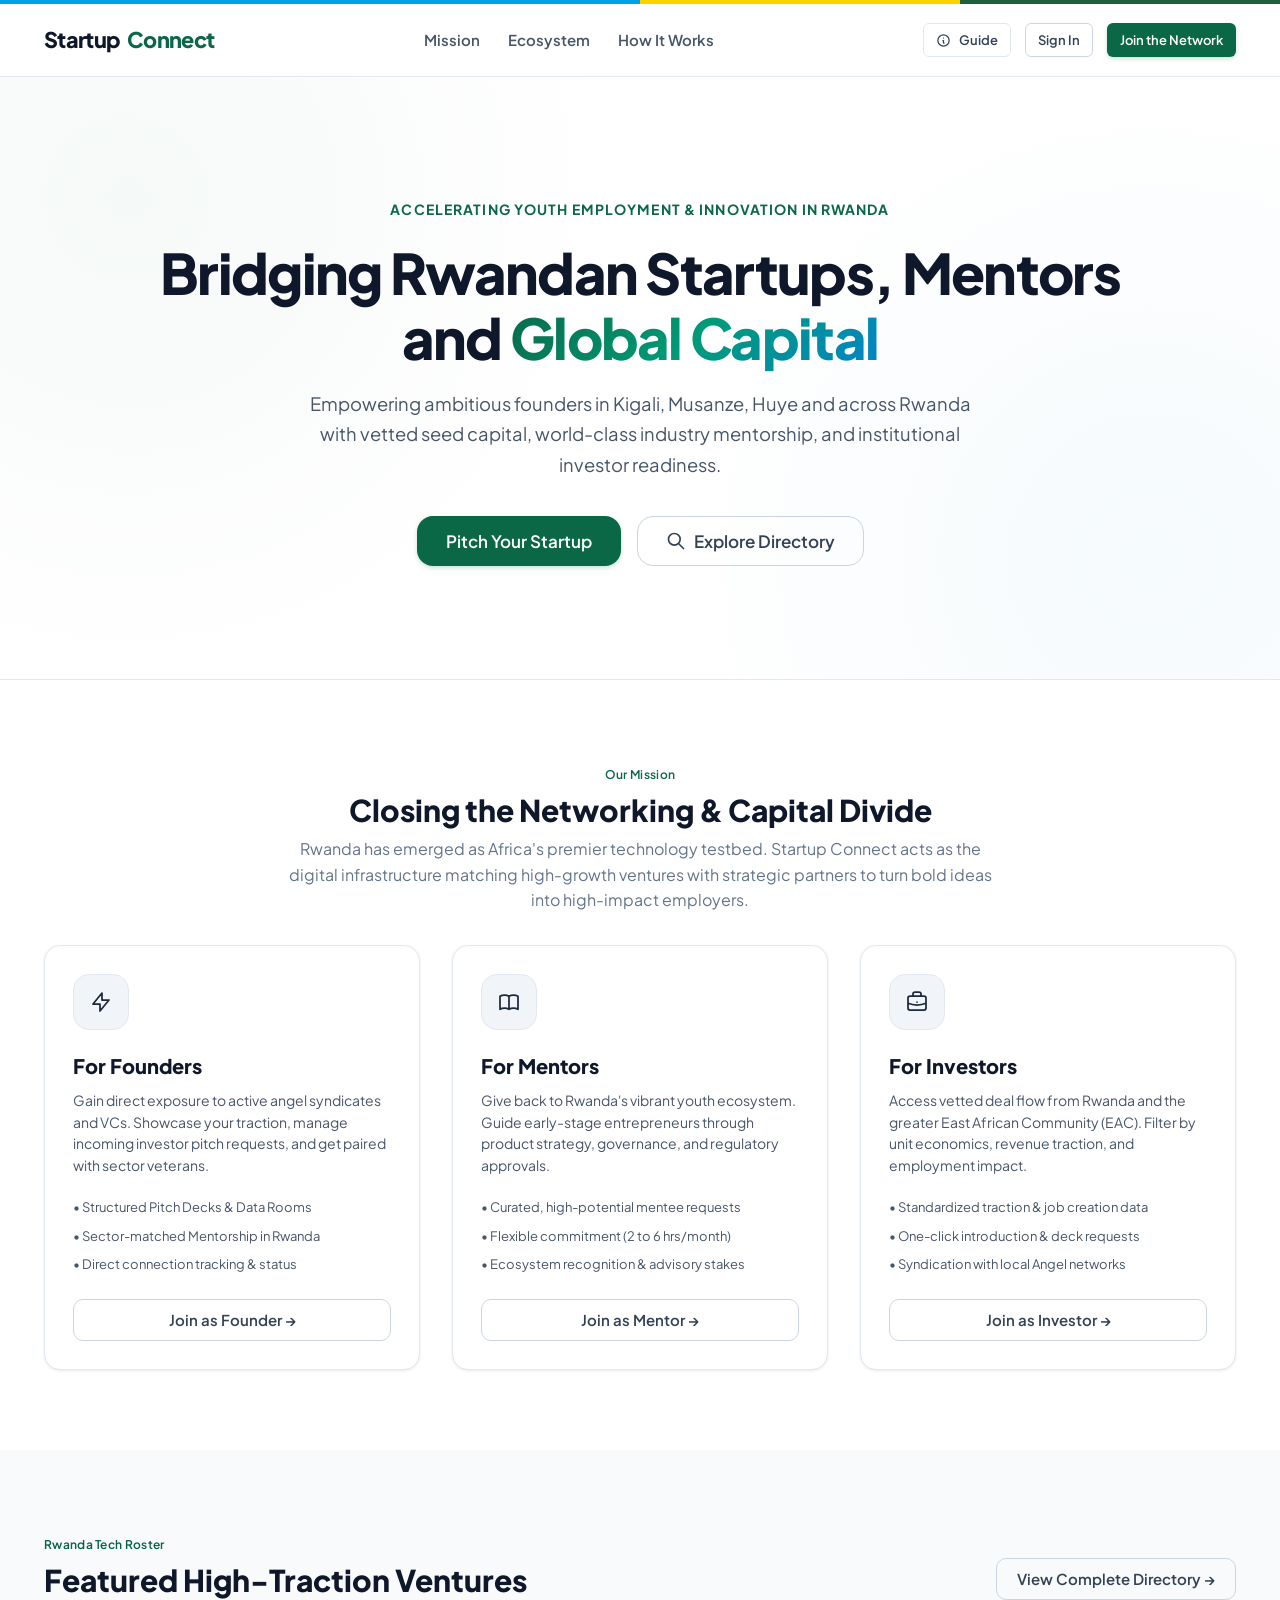
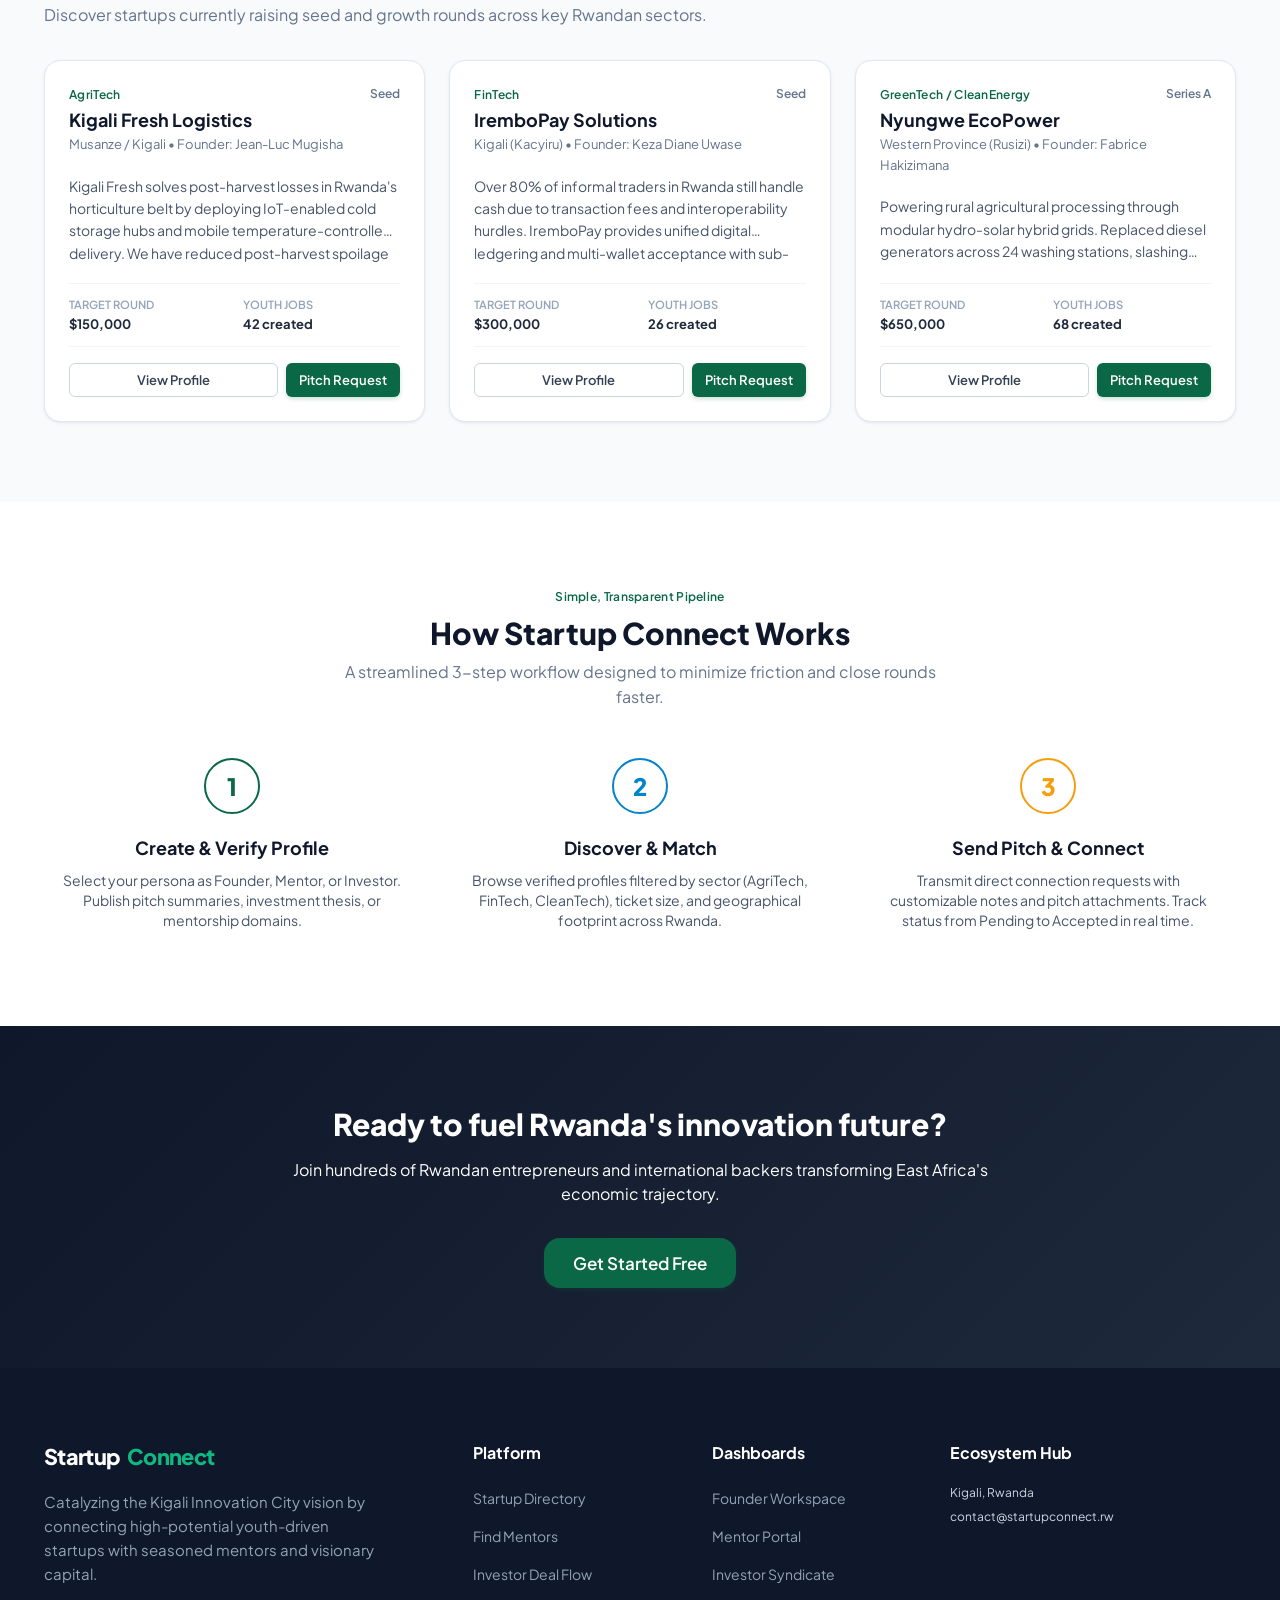
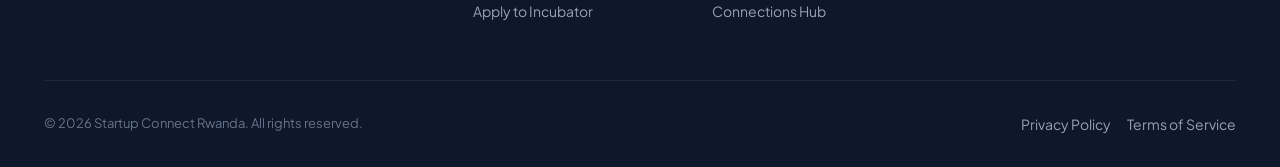
<file: index.html>
<!DOCTYPE html>
<html lang="en">
<head>
  <meta charset="UTF-8">
  <meta name="viewport" content="width=device-width, initial-scale=1.0">
  <title>Startup Connect Rwanda | Bridging Startups, Mentors & Capital</title>
  <link rel="preconnect" href="https://fonts.googleapis.com">
  <link rel="preconnect" href="https://fonts.gstatic.com" crossorigin>
  <link href="https://fonts.googleapis.com/css2?family=Plus+Jakarta+Sans:wght@400;500;600;700;800&display=swap" rel="stylesheet">
  <link rel="stylesheet" href="static/css/style.css">
  <link rel="icon" href="data:image/svg+xml,<svg xmlns='http://www.w3.org/2000/svg' viewBox='0 0 100 100'><circle cx='50' cy='50' r='48' fill='%230a6847'/><text x='50' y='64' font-size='44' font-family='sans-serif' font-weight='bold' fill='white' text-anchor='middle'>SC</text></svg>">
</head>
<body>

  <div class="rwanda-flag-stripe"></div>

  <!-- Public Header -->
  <header class="public-header">
    <div class="container">
      <nav class="navbar">
        <a href="index.html" class="brand-logo">
          <div class="brand-text">Startup<span>Connect</span></div>
        </a>

        <ul class="nav-links">
          <li><a href="#mission" class="nav-link">Mission</a></li>
          <li><a href="#startups" class="nav-link">Ecosystem</a></li>
          <li><a href="#roles" class="nav-link">How It Works</a></li>
        </ul>

        <div class="nav-actions">
          <button class="btn btn-light btn-sm" onclick="window.app.openWelcomeGuide()" data-tooltip="View platform quick guide">
            <svg width="15" height="15" fill="none" viewBox="0 0 24 24" stroke="currentColor"><path stroke-linecap="round" stroke-linejoin="round" stroke-width="2" d="M13 16h-1v-4h-1m1-4h.01M21 12a9 9 0 11-18 0 9 9 0 0118 0z" /></svg> Guide
          </button>
          <a href="login.html" id="landing-signin-btn" class="btn btn-outline btn-sm">Sign In</a>
          <a href="signup.html" id="landing-signup-btn" class="btn btn-primary btn-sm">Join the Network</a>
        </div>
      </nav>
    </div>
  </header>

  <!-- Hero Section -->
  <section class="hero-section">
    <div class="container text-center flex flex-col items-center">
      <div class="hero-kicker">
        Accelerating Youth Employment & Innovation in Rwanda
      </div>

      <h1 class="hero-title">
        Bridging Rwandan Startups, Mentors <br>
        and <span class="gradient-text">Global Capital</span>
      </h1>

      <p class="hero-subtitle">
        Empowering ambitious founders in Kigali, Musanze, Huye and across Rwanda with vetted seed capital, world-class industry mentorship, and institutional investor readiness.
      </p>

      <div class="flex gap-4 items-center flex-wrap justify-center">
        <a href="signup.html?role=founder" class="btn btn-primary btn-lg">
          Pitch Your Startup
        </a>
        <a href="directory.html" class="btn btn-outline btn-lg">
          <svg width="20" height="20" fill="none" viewBox="0 0 24 24" stroke="currentColor">
            <path stroke-linecap="round" stroke-linejoin="round" stroke-width="2" d="M21 21l-6-6m2-5a7 7 0 11-14 0 7 7 0 0114 0z" />
          </svg>
          Explore Directory
        </a>
      </div>
    </div>
  </section>

  <!-- Mission & Value Proposition -->
  <section id="mission" class="p-8" style="background-color: var(--white); padding: 5rem 0;">
    <div class="container">
      <div class="text-center mb-8" style="max-width: 720px; margin-left: auto; margin-right: auto;">
        <span class="badge badge-primary mb-2">Our Mission</span>
        <h2 class="text-3xl font-extrabold text-slate-900">Closing the Networking & Capital Divide</h2>
        <p class="text-muted mt-2">
          Rwanda has emerged as Africa's premier technology testbed. Startup Connect acts as the digital infrastructure matching high-growth ventures with strategic partners to turn bold ideas into high-impact employers.
        </p>
      </div>

      <div class="grid grid-cols-3 gap-8">

        <div class="role-showcase-card founder" onclick="window.location.href='signup.html?role=founder'">
          <div class="role-showcase-icon"><svg width="24" height="24" fill="none" viewBox="0 0 24 24" stroke="currentColor"><path stroke-linecap="round" stroke-linejoin="round" stroke-width="1.75" d="M13 10V3L4 14h7v7l9-11h-7z" /></svg></div>
          <h3 class="role-showcase-title">For Founders</h3>
          <p class="role-showcase-desc">
            Gain direct exposure to active angel syndicates and VCs. Showcase your traction, manage incoming investor pitch requests, and get paired with sector veterans.
          </p>
          <ul class="role-showcase-checklist">
            <li class="flex items-center gap-2">• Structured Pitch Decks & Data Rooms</li>
            <li class="flex items-center gap-2">• Sector-matched Mentorship in Rwanda</li>
            <li class="flex items-center gap-2">• Direct connection tracking & status</li>
          </ul>
          <div class="btn btn-outline role-showcase-btn">Join as Founder &rarr;</div>
        </div>


        <div class="role-showcase-card mentor" onclick="window.location.href='signup.html?role=mentor'">
          <div class="role-showcase-icon"><svg width="24" height="24" fill="none" viewBox="0 0 24 24" stroke="currentColor"><path stroke-linecap="round" stroke-linejoin="round" stroke-width="1.75" d="M12 6.253v13m0-13C10.832 5.477 9.246 5 7.5 5S4.168 5.477 3 6.253v13C4.168 18.477 5.754 18 7.5 18s3.332.477 4.5 1.253m0-13C13.168 5.477 14.754 5 16.5 5c1.747 0 3.332.477 4.5 1.253v13C19.832 18.477 18.247 18 16.5 18c-1.746 0-3.332.477-4.5 1.253" /></svg></div>
          <h3 class="role-showcase-title">For Mentors</h3>
          <p class="role-showcase-desc">
            Give back to Rwanda's vibrant youth ecosystem. Guide early-stage entrepreneurs through product strategy, governance, and regulatory approvals.
          </p>
          <ul class="role-showcase-checklist">
            <li class="flex items-center gap-2">• Curated, high-potential mentee requests</li>
            <li class="flex items-center gap-2">• Flexible commitment (2 to 6 hrs/month)</li>
            <li class="flex items-center gap-2">• Ecosystem recognition & advisory stakes</li>
          </ul>
          <div class="btn btn-outline role-showcase-btn">Join as Mentor &rarr;</div>
        </div>


        <div class="role-showcase-card investor" onclick="window.location.href='signup.html?role=investor'">
          <div class="role-showcase-icon"><svg width="24" height="24" fill="none" viewBox="0 0 24 24" stroke="currentColor"><path stroke-linecap="round" stroke-linejoin="round" stroke-width="1.75" d="M21 13.255A23.931 23.931 0 0112 15c-3.183 0-6.22-.62-9-1.745M16 6V4a2 2 0 00-2-2h-4a2 2 0 00-2 2v2m4 6h.01M5 20h14a2 2 0 002-2V8a2 2 0 00-2-2H5a2 2 0 00-2 2v10a2 2 0 002 2z" /></svg></div>
          <h3 class="role-showcase-title">For Investors</h3>
          <p class="role-showcase-desc">
            Access vetted deal flow from Rwanda and the greater East African Community (EAC). Filter by unit economics, revenue traction, and employment impact.
          </p>
          <ul class="role-showcase-checklist">
            <li class="flex items-center gap-2">• Standardized traction & job creation data</li>
            <li class="flex items-center gap-2">• One-click introduction & deck requests</li>
            <li class="flex items-center gap-2">• Syndication with local Angel networks</li>
          </ul>
          <div class="btn btn-outline role-showcase-btn">Join as Investor &rarr;</div>
        </div>
      </div>
    </div>
  </section>

  <!-- Interactive Ecosystem Preview -->
  <section id="startups" class="p-8" style="background-color: var(--slate-50); padding: 5rem 0;">
    <div class="container">
      <div class="flex items-center justify-between mb-8 flex-wrap gap-4">
        <div>
          <span class="badge badge-success mb-2">Rwanda Tech Roster</span>
          <h2 class="text-3xl font-extrabold text-slate-900">Featured High-Traction Ventures</h2>
          <p class="text-muted mt-1">Discover startups currently raising seed and growth rounds across key Rwandan sectors.</p>
        </div>
        <a href="directory.html" class="btn btn-outline">View Complete Directory &rarr;</a>
      </div>

      <div class="grid grid-cols-3 gap-6" id="featured-startups-grid">
        
      </div>
    </div>
  </section>

  <!-- How It Works Step By Step -->
  <section id="roles" class="p-8" style="background-color: var(--white); padding: 5rem 0;">
    <div class="container">
      <div class="text-center mb-8" style="max-width: 600px; margin-left: auto; margin-right: auto;">
        <span class="badge badge-primary mb-2">Simple, Transparent Pipeline</span>
        <h2 class="text-3xl font-extrabold text-slate-900">How Startup Connect Works</h2>
        <p class="text-muted mt-2">A streamlined 3-step workflow designed to minimize friction and close rounds faster.</p>
      </div>

      <div class="grid grid-cols-3 gap-8 text-center">
        <div class="p-4">
          <div style="width: 3.5rem; height: 3.5rem; border-radius: 50%; border: 2px solid var(--primary); background: transparent; color: var(--primary); font-size: 1.5rem; font-weight: 800; display: inline-flex; align-items: center; justify-content: center; margin-bottom: 1.25rem;">1</div>
          <h3 class="text-lg font-bold text-slate-900 mb-2">Create & Verify Profile</h3>
          <p class="text-sm text-slate-600">Select your persona as Founder, Mentor, or Investor. Publish pitch summaries, investment thesis, or mentorship domains.</p>
        </div>

        <div class="p-4">
          <div style="width: 3.5rem; height: 3.5rem; border-radius: 50%; border: 2px solid var(--secondary); background: transparent; color: var(--secondary); font-size: 1.5rem; font-weight: 800; display: inline-flex; align-items: center; justify-content: center; margin-bottom: 1.25rem;">2</div>
          <h3 class="text-lg font-bold text-slate-900 mb-2">Discover & Match</h3>
          <p class="text-sm text-slate-600">Browse verified profiles filtered by sector (AgriTech, FinTech, CleanTech), ticket size, and geographical footprint across Rwanda.</p>
        </div>

        <div class="p-4">
          <div style="width: 3.5rem; height: 3.5rem; border-radius: 50%; border: 2px solid var(--accent-gold); background: transparent; color: var(--accent-gold); font-size: 1.5rem; font-weight: 800; display: inline-flex; align-items: center; justify-content: center; margin-bottom: 1.25rem;">3</div>
          <h3 class="text-lg font-bold text-slate-900 mb-2">Send Pitch & Connect</h3>
          <p class="text-sm text-slate-600">Transmit direct connection requests with customizable notes and pitch attachments. Track status from Pending to Accepted in real time.</p>
        </div>
      </div>
    </div>
  </section>


  <section class="p-8" style="background: linear-gradient(135deg, var(--slate-900) 0%, #1e293b 100%); color: var(--white); padding: 5rem 0;">
    <div class="container text-center" style="max-width: 760px;">
      <h2 class="text-3xl font-extrabold mb-4">Ready to fuel Rwanda's innovation future?</h2>
      <p class="text-slate-300 text-base mb-8">
        Join hundreds of Rwandan entrepreneurs and international backers transforming East Africa's economic trajectory.
      </p>
      <div class="flex gap-4 justify-center flex-wrap">
        <a href="signup.html" class="btn btn-primary btn-lg">Get Started Free</a>
      </div>
    </div>
  </section>

  <!-- Public Footer -->
  <footer class="public-footer">
    <div class="container">
      <div class="footer-top">
        <div class="footer-brand">
          <div class="brand-logo" style="color: var(--white);">
            <div class="brand-text">Startup<span style="color: #10b981;">Connect</span></div>
          </div>
          <p>
            Catalyzing the Kigali Innovation City vision by connecting high-potential youth-driven startups with seasoned mentors and visionary capital.
          </p>
        </div>

        <div>
          <h4 class="footer-title">Platform</h4>
          <ul class="footer-links">
            <li><a href="directory.html" class="footer-link">Startup Directory</a></li>
            <li><a href="directory.html?role=mentor" class="footer-link">Find Mentors</a></li>
            <li><a href="directory.html?role=investor" class="footer-link">Investor Deal Flow</a></li>
            <li><a href="signup.html" class="footer-link">Apply to Incubator</a></li>
          </ul>
        </div>

        <div>
          <h4 class="footer-title">Dashboards</h4>
          <ul class="footer-links">
            <li><a href="dashboard-founder.html" class="footer-link">Founder Workspace</a></li>
            <li><a href="dashboard-mentor.html" class="footer-link">Mentor Portal</a></li>
            <li><a href="dashboard-investor.html" class="footer-link">Investor Syndicate</a></li>
            <li><a href="connections.html" class="footer-link">Connections Hub</a></li>
          </ul>
        </div>

        <div>
          <h4 class="footer-title">Ecosystem Hub</h4>
          <p class="text-xs text-slate-400 mb-2">Kigali, Rwanda</p>
          <p class="text-xs text-slate-400">contact@startupconnect.rw</p>
        </div>
      </div>

      <div class="footer-bottom">
        <div>&copy; 2026 Startup Connect Rwanda. All rights reserved.</div>
        <div class="flex gap-4">
          <a href="#" class="footer-link">Privacy Policy</a>
          <a href="#" class="footer-link">Terms of Service</a>
        </div>
      </div>
    </div>
  </footer>

  <script src="static/js/data.js"></script>
  <script src="static/js/app.js"></script>
  <script>
    // Render featured startups on landing page
    document.addEventListener("DOMContentLoaded", () => {
      const container = document.getElementById("featured-startups-grid");
      if (!container || !window.app) return;

      const featured = window.app.state.startups.filter(s => s.isFeatured).slice(0, 3);
      container.innerHTML = featured.map(s => `
        <div class="profile-card">
          <div class="profile-header">
            <div class="profile-title-area">
              <div class="flex items-center justify-between">
                <span class="badge badge-primary">${s.sector}</span>
                <span class="text-xs font-semibold text-muted">${s.stage}</span>
              </div>
              <h3 class="profile-name mt-1">${s.name}</h3>
              <div class="profile-subtitle">${s.location} • Founder: ${s.founderName}</div>
            </div>
          </div>
          
          <p class="profile-bio">${s.description}</p>
          
          <div class="profile-meta-grid">
            <div class="meta-item">
              <span class="meta-label">Target Round</span>
              <span class="meta-val text-primary">${formatRwf(s.capitalSeeking)}</span>
            </div>
            <div class="meta-item">
              <span class="meta-label">Youth Jobs</span>
              <span class="meta-val">${s.youthJobsCreated} created</span>
            </div>
          </div>

          <div class="flex gap-2 mt-auto">
            <a href="directory.html?q=${encodeURIComponent(s.name)}" class="btn btn-outline btn-sm flex-1">View Profile</a>
            <a href="signup.html?role=investor" class="btn btn-primary btn-sm">Pitch Request</a>
          </div>
        </div>
      `).join("");

      if (window.app && window.app.currentUser) {
        const signinBtn = document.getElementById("landing-signin-btn");
        const signupBtn = document.getElementById("landing-signup-btn");
        if (signinBtn) {
          signinBtn.href = `dashboard-${window.app.currentUser.role}.html`;
          signinBtn.textContent = "My Dashboard";
          signinBtn.className = "btn btn-primary btn-sm";
        }
        if (signupBtn) {
          signupBtn.href = "#";
          signupBtn.textContent = "Sign Out";
          signupBtn.className = "btn btn-outline btn-sm";
          signupBtn.onclick = (e) => {
            e.preventDefault();
            window.app.logout();
          };
        }
      }
    });
  </script>
</body>
</html>
</file>
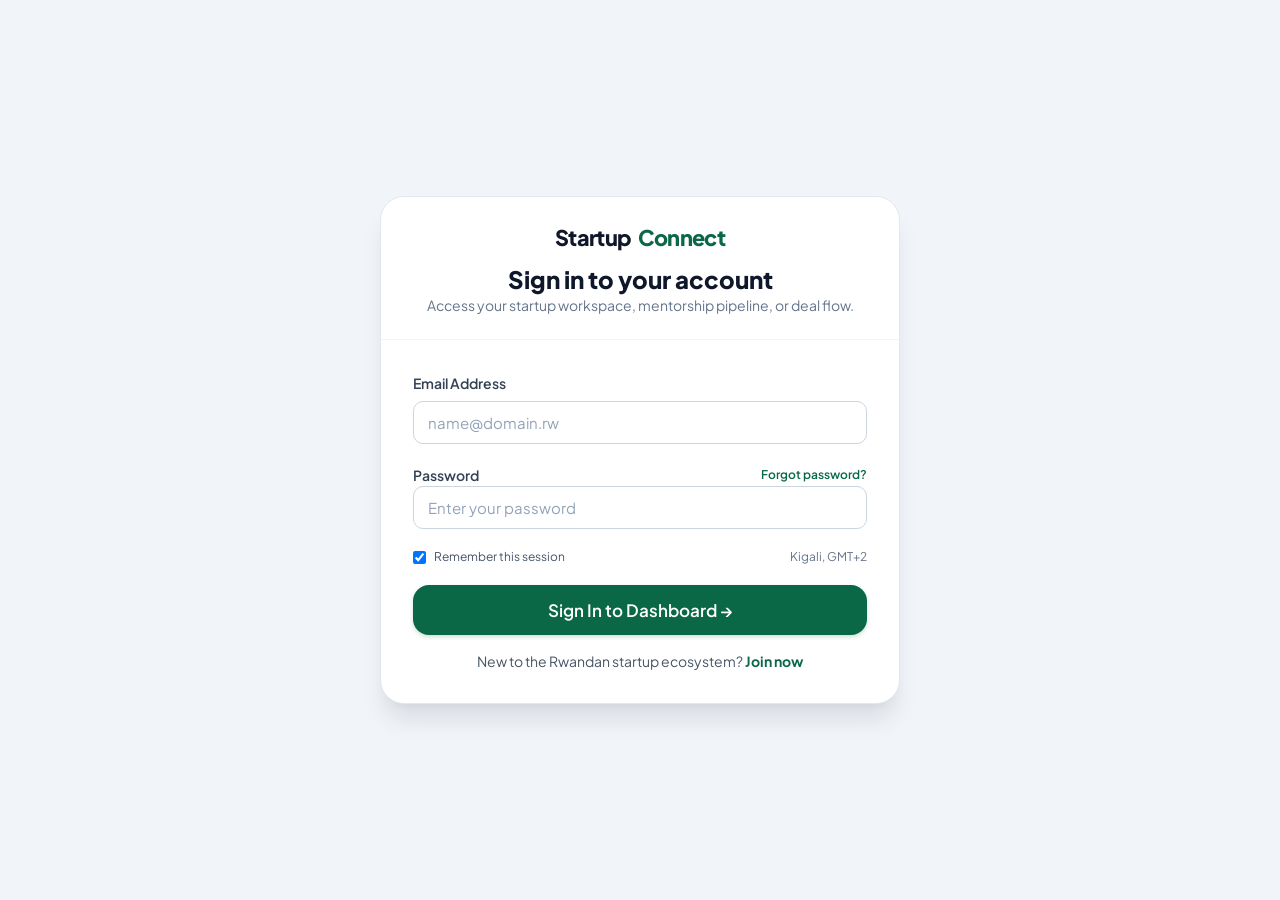
<file: connections.html>
<!DOCTYPE html>
<html lang="en">
<head>
  <meta charset="UTF-8">
  <meta name="viewport" content="width=device-width, initial-scale=1.0">
  <title>Connections Hub | Startup Connect Rwanda</title>
  <link rel="preconnect" href="https://fonts.googleapis.com">
  <link rel="preconnect" href="https://fonts.gstatic.com" crossorigin>
  <link href="https://fonts.googleapis.com/css2?family=Plus+Jakarta+Sans:wght@400;500;600;700;800&display=swap" rel="stylesheet">
  <link rel="stylesheet" href="static/css/style.css">
  <link rel="icon" href="data:image/svg+xml,<svg xmlns='http://www.w3.org/2000/svg' viewBox='0 0 100 100'><circle cx='50' cy='50' r='48' fill='%230a6847'/><text x='50' y='64' font-size='44' font-family='sans-serif' font-weight='bold' fill='white' text-anchor='middle'>SC</text></svg>">
</head>
<body>

  <div class="dashboard-layout">
    <!-- App Sidebar -->
    <aside class="app-sidebar">
      <div class="sidebar-header">
        <a href="index.html" class="brand-logo">
          <div class="brand-text">Startup<span>Connect</span></div>
        </a>
      </div>

      <div class="sidebar-user-card">
        <div class="user-avatar" id="sidebar-avatar">JM</div>
        <div class="user-meta">
          <div class="user-name" id="sidebar-user-name">Jean-Luc Mugisha</div>
          <div class="user-role-badge" id="sidebar-role-label">Founder</div>
        </div>
      </div>

      <nav class="sidebar-nav">
        <div class="nav-section-title">Core Navigation</div>
        <a href="dashboard-founder.html" id="sidebar-dash-link" class="sidebar-item">
          <svg width="18" height="18" viewBox="0 0 24 24" fill="none" stroke="currentColor" stroke-width="2" stroke-linecap="round" stroke-linejoin="round"><rect x="3" y="3" width="7" height="7"></rect><rect x="14" y="3" width="7" height="7"></rect><rect x="14" y="14" width="7" height="7"></rect><rect x="3" y="14" width="7" height="7"></rect></svg> <span id="sidebar-dash-title">Overview & Pitch</span>
        </a>
        <a href="dashboard-founder.html#mentorship-section" id="sidebar-mentorship-link" class="sidebar-item">
          <svg width="18" height="18" viewBox="0 0 24 24" fill="none" stroke="currentColor" stroke-width="2" stroke-linecap="round" stroke-linejoin="round"><circle cx="12" cy="12" r="10"></circle><polygon points="16.24 7.76 14.12 14.12 7.76 16.24 9.88 9.88 16.24 7.76"></polygon></svg> <span id="sidebar-mentorship-text">Mentorship Sessions</span>
        </a>
        <a href="dashboard-founder.html#investment-interests-section" id="sidebar-deals-link" class="sidebar-item">
          <svg width="18" height="18" viewBox="0 0 24 24" fill="none" stroke="currentColor" stroke-width="2" stroke-linecap="round" stroke-linejoin="round"><rect x="2" y="7" width="20" height="14" rx="2" ry="2"></rect><path d="M16 21V5a2 2 0 0 0-2-2h-4a2 2 0 0 0-2 2v16"></path></svg> <span id="sidebar-deals-text">Investor Interests</span>
        </a>

        <div class="nav-section-title" id="sidebar-discovery-title">Discovery & Connections</div>
        <a href="directory.html" class="sidebar-item">
          <svg width="18" height="18" viewBox="0 0 24 24" fill="none" stroke="currentColor" stroke-width="2" stroke-linecap="round" stroke-linejoin="round"><circle cx="11" cy="11" r="8"></circle><line x1="21" y1="21" x2="16.65" y2="16.65"></line></svg> <span id="sidebar-directory-title">Discovery & Matching</span>
        </a>
        <a href="connections.html" class="sidebar-item active">
          <svg width="18" height="18" viewBox="0 0 24 24" fill="none" stroke="currentColor" stroke-width="2" stroke-linecap="round" stroke-linejoin="round"><path d="M16 21v-2a4 4 0 0 0-4-4H5a4 4 0 0 0-4 4v2"></path><circle cx="8.5" cy="7" r="4"></circle><polyline points="17 11 19 13 23 9"></polyline></svg> <span>Connection Requests</span>
        </a>

        <div class="nav-section-title">Workflow Actions</div>
        <a href="#" class="sidebar-item" onclick="openNewRequestModal(); return false;">
          <svg width="18" height="18" viewBox="0 0 24 24" fill="none" stroke="currentColor" stroke-width="2" stroke-linecap="round" stroke-linejoin="round"><path d="M4 4h16c1.1 0 2 .9 2 2v12c0 1.1-.9 2-2 2H4c-1.1 0-2-.9-2-2V6c0-1.1.9-2 2-2z"></path><polyline points="22,6 12,13 2,6"></polyline></svg> New Pitch Request
        </a>

        <div class="nav-section-title">Account</div>
        <a href="dashboard-founder.html" id="sidebar-account-link" class="sidebar-item">
          <svg width="18" height="18" viewBox="0 0 24 24" fill="none" stroke="currentColor" stroke-width="2" stroke-linecap="round" stroke-linejoin="round"><circle cx="12" cy="12" r="3"></circle><path d="M19.4 15a1.65 1.65 0 0 0 .33 1.82l.06.06a2 2 0 0 1 0 2.83 2 2 0 0 1-2.83 0l-.06-.06a1.65 1.65 0 0 0-1.82-.33 1.65 1.65 0 0 0-1 1.51V21a2 2 0 0 1-2 2 2 2 0 0 1-2-2v-.09A1.65 1.65 0 0 0 9 19.4a1.65 1.65 0 0 0-1.82.33l-.06.06a2 2 0 0 1-2.83 0 2 2 0 0 1 0-2.83l.06-.06a1.65 1.65 0 0 0 .33-1.82 1.65 1.65 0 0 0-1.51-1H3a2 2 0 0 1-2-2 2 2 0 0 1 2-2h.09A1.65 1.65 0 0 0 4.6 9a1.65 1.65 0 0 0-.33-1.82l-.06-.06a2 2 0 0 1 0-2.83 2 2 0 0 1 2.83 0l.06.06a1.65 1.65 0 0 0 1.82.33H9a1.65 1.65 0 0 0 1-1.51V3a2 2 0 0 1 2-2 2 2 0 0 1 2 2v.09a1.65 1.65 0 0 0 1 1.51 1.65 1.65 0 0 0 1.82-.33l.06-.06a2 2 0 0 1 2.83 0 2 2 0 0 1 0 2.83l-.06.06a1.65 1.65 0 0 0-.33 1.82V9a1.65 1.65 0 0 0 1.51 1H21a2 2 0 0 1 2 2 2 2 0 0 1-2 2h-.09a1.65 1.65 0 0 0-1.51 1z"></path></svg> <span>Edit Profile</span>
        </a>
      </nav>

      <div class="sidebar-footer">
        <div class="flex items-center justify-between">
          <div class="text-xs text-muted">Role: <strong id="sidebar-role-label">User</strong></div>
          <button onclick="window.app.logout()" class="btn btn-outline btn-sm" style="font-size: 0.75rem; padding: 0.25rem 0.5rem;">Sign Out</button>
        </div>
      </div>
    </aside>

    <!-- Main Content Area -->
    <main class="app-main">
      <header class="app-header">
        <div class="flex items-center gap-4">
          <button id="mobile-menu-toggle" class="btn btn-icon btn-light" style="display: none;"><svg width="18" height="18" viewBox="0 0 24 24" fill="none" stroke="currentColor" stroke-width="2" stroke-linecap="round" stroke-linejoin="round"><line x1="3" y1="12" x2="21" y2="12"></line><line x1="3" y1="6" x2="21" y2="6"></line><line x1="3" y1="18" x2="21" y2="18"></line></svg></button>
          <div class="header-search">
            <span class="search-icon"><svg width="15" height="15" viewBox="0 0 24 24" fill="none" stroke="currentColor" stroke-width="2" stroke-linecap="round" stroke-linejoin="round"><circle cx="11" cy="11" r="8"></circle><line x1="21" y1="21" x2="16.65" y2="16.65"></line></svg></span>
            <input type="text" id="requests-search-input" placeholder="Search connection requests by name or note...">
          </div>
        </div>

        <div class="header-actions">
          <button class="btn btn-primary btn-sm" onclick="openNewRequestModal()">
            <span>+</span> Send New Request
          </button>
          <button onclick="window.app.logout()" class="btn btn-outline btn-sm">Sign Out</button>
        </div>
      </header>

      <div class="app-content">
        <!-- Top Title -->
        <div class="flex items-center justify-between mb-6 flex-wrap gap-4">
          <div>
            <span class="badge badge-primary mb-1">Connection Requests</span>
            <h1 class="text-2xl font-extrabold text-slate-900">Connection & Pitch Pipeline</h1>
            <p class="text-sm text-muted">Track and respond to seed pitch submissions, mentor requests, and direct messaging links.</p>
          </div>
          <div class="flex gap-2">
            <span class="badge badge-success">● End-to-End Status Tracking</span>
          </div>
        </div>

        <!-- Filter Tabs -->
        <div class="card mb-6">
          <div class="card-body" style="padding: 1.25rem 1.5rem;">
            <div class="flex items-center justify-between flex-wrap gap-4">
              <!-- Direction Tabs -->
              <div class="nav-tabs" style="margin-bottom: 0; border-bottom: none;">
                <button class="tab-btn active" data-tab="all">All Requests (<span id="count-all">0</span>)</button>
                <button class="tab-btn" data-tab="sent">Sent by Me (<span id="count-sent">0</span>)</button>
                <button class="tab-btn" data-tab="received">Received (<span id="count-received">0</span>)</button>
                <button class="tab-btn" data-tab="accepted">Active Network (<span id="count-accepted">0</span>)</button>
              </div>

              <!-- Status Dropdown Filter -->
              <div class="flex items-center gap-2">
                <span class="text-xs font-bold text-slate-500 uppercase">Status:</span>
                <select id="status-filter-select" class="form-control form-select" style="padding: 0.35rem 2rem 0.35rem 0.75rem; font-size: 0.8125rem; width: auto;">
                  <option value="All">All Statuses</option>
                  <option value="Pending">Pending Only</option>
                  <option value="Accepted">Accepted Only</option>
                  <option value="Declined">Declined Only</option>
                </select>
              </div>
            </div>
          </div>
        </div>

        <!-- Requests Cards & Table Container -->
        <div class="card">
          <div class="card-body" style="padding: 0;">
            <table class="connection-table">
              <thead>
                <tr>
                  <th>Participant</th>
                  <th>Request Type</th>
                  <th>Pitch Summary & Notes</th>
                  <th>Date</th>
                  <th>Status</th>
                  <th style="text-align: right;">Action</th>
                </tr>
              </thead>
              <tbody id="connections-table-body">
                <!-- Rendered dynamically via JS -->
              </tbody>
            </table>
          </div>
        </div>

      </div>
    </main>
  </div>

  <!-- Send Request Modal -->
  <div class="modal-backdrop" id="new-req-modal">
    <div class="modal-box">
      <div class="modal-header">
        <h3 class="text-lg font-bold text-slate-900">Initiate Connection or Pitch</h3>
        <button class="btn btn-icon btn-light" onclick="window.app.closeModal('new-req-modal')">&times;</button>
      </div>
      <form id="new-connection-form">
        <div class="modal-body">
          <div class="form-group">
            <label class="form-label">Recipient <span class="required">*</span></label>
            <select id="new-recipient-select" class="form-control form-select" required>
              <!-- Populated by JS -->
            </select>
          </div>

          <div class="form-group">
            <label class="form-label">Request Type <span class="required">*</span></label>
            <select id="new-type-select" class="form-control form-select">
              <option value="Seed Pitch & Investment Review">Seed Pitch & Investment Review</option>
              <option value="Strategic Advisory & Mentorship">Strategic Advisory & Mentorship</option>
              <option value="Commercial Pilot / Integration">Commercial Pilot / Integration</option>
              <option value="Ecosystem Networking">Ecosystem Networking</option>
            </select>
          </div>

          <div class="form-group">
            <label class="form-label">Pitch Message / Proposal Summary <span class="required">*</span></label>
            <textarea id="new-summary-text" class="form-control" rows="4" placeholder="Describe the purpose, unit economics, or specific guidance you seek..." required></textarea>
          </div>

          <div class="form-group" style="margin-bottom: 0;">
            <label class="form-label">Additional Note / Context</label>
            <input type="text" id="new-note-text" class="form-control" placeholder="e.g. Connected via Kigali Demo Day">
          </div>
        </div>
        <div class="modal-footer">
          <button type="button" class="btn btn-outline" onclick="window.app.closeModal('new-req-modal')">Cancel</button>
          <button type="submit" class="btn btn-primary">Transmit Request &rarr;</button>
        </div>
      </form>
    </div>
  </div>

  
  <div class="modal-backdrop" id="direct-message-modal">
    <div class="modal-box" style="max-width: 540px;">
      <div class="modal-header">
        <div class="flex items-center gap-2">
          <div class="user-avatar" id="dm-recipient-avatar" style="width: 2rem; height: 2rem; font-size: 0.8rem;">DK</div>
          <div>
            <h3 class="text-sm font-bold text-slate-900" id="dm-recipient-name">Direct Message</h3>
            <span class="text-xs text-muted" id="dm-recipient-role">Connected Member</span>
          </div>
        </div>
        <button class="btn btn-icon btn-light" onclick="window.app.closeModal('direct-message-modal')">&times;</button>
      </div>
      <div class="modal-body">
        <div class="chat-container" id="dm-messages-container">
          <!-- Populated by JS -->
        </div>

        <form id="dm-send-form" class="flex gap-2 mt-3">
          <input type="hidden" id="dm-recipient-id">
          <input type="text" id="dm-input-text" class="form-control" placeholder="Type a direct message..." required autocomplete="off">
          <button type="submit" class="btn btn-primary btn-sm">Send</button>
        </form>
      </div>
    </div>
  </div>

  <script src="static/js/data.js"></script>
  <script src="static/js/app.js"></script>
  <script>
    let activeTab = "all";
    let activeStatus = "All";

    function openNewRequestModal() {
      const select = document.getElementById("new-recipient-select");
      select.innerHTML = "";

      const options = [
        ...window.app.state.investors.map(i => ({ id: i.id, name: `${i.name} (${i.firm})`, role: "Investor" })),
        ...window.app.state.mentors.map(m => ({ id: m.id, name: `${m.name} (Mentor)`, role: "Mentor" })),
        ...window.app.state.startups.map(s => ({ id: s.founderId, name: `${s.founderName} (${s.name})`, role: "Founder" }))
      ];

      options.forEach(o => {
        const opt = document.createElement("option");
        opt.value = o.id;
        opt.textContent = `${o.name} - [${o.role}]`;
        opt.dataset.name = o.name;
        opt.dataset.role = o.role;
        select.appendChild(opt);
      });

      window.app.openModal("new-req-modal");
    }

    function openDirectMessageModal(recipientId, recipientName, recipientRole) {
      document.getElementById("dm-recipient-id").value = recipientId;
      document.getElementById("dm-recipient-name").textContent = recipientName;
      document.getElementById("dm-recipient-role").textContent = recipientRole;
      document.getElementById("dm-recipient-avatar").textContent = recipientName.substring(0, 2).toUpperCase();

      renderChatThread(recipientId);
      window.app.openModal("direct-message-modal");
    }

    function renderChatThread(recipientId) {
      const box = document.getElementById("dm-messages-container");
      const user = window.app.currentUser;
      const thread = window.app.getDirectMessagesThread(user.id, recipientId);

      if (thread.length === 0) {
        box.innerHTML = `<div class="p-4 text-center text-xs text-muted">No message history yet with this contact. Say hello!</div>`;
        return;
      }

      box.innerHTML = thread.map(m => {
        const isMine = m.senderId === user.id;
        return `
          <div class="chat-bubble ${isMine ? 'sent' : 'received'}">
            <div>${m.text}</div>
            <div class="meta">${m.timestamp}</div>
          </div>
        `;
      }).join("");

      box.scrollTop = box.scrollHeight;
    }

    document.addEventListener("DOMContentLoaded", () => {
      if (!window.app.requireAuth()) return;
      const user = window.app.currentUser;
      const avatarEl = document.getElementById("sidebar-avatar");
      const nameEl = document.getElementById("sidebar-user-name");
      const roleEl = document.getElementById("sidebar-role-label");
      const dashLink = document.getElementById("sidebar-dash-link");

      if (avatarEl) avatarEl.textContent = user.avatar || "JM";
      if (nameEl) nameEl.textContent = user.name;
      if (roleEl) roleEl.textContent = user.role.toUpperCase();
      if (dashLink) dashLink.href = `dashboard-${user.role}.html`;
      window.app.renderSidebarNav("connections");

      const tbody = document.getElementById("connections-table-body");
      const tabBtns = document.querySelectorAll(".tab-btn");
      const statusSelect = document.getElementById("status-filter-select");
      const searchInput = document.getElementById("requests-search-input");

      function renderConnections() {
        if (!tbody) return;
        const q = searchInput ? searchInput.value.toLowerCase().trim() : "";
        const allConns = window.app.state.connections.filter(c => c.senderId === user.id || c.recipientId === user.id);

        const sentCount = allConns.filter(c => c.senderId === user.id).length;
        const receivedCount = allConns.filter(c => c.recipientId === user.id).length;
        const acceptedCount = allConns.filter(c => c.status === "Accepted").length;

        document.getElementById("count-all").textContent = allConns.length;
        document.getElementById("count-sent").textContent = sentCount;
        document.getElementById("count-received").textContent = receivedCount;
        document.getElementById("count-accepted").textContent = acceptedCount;

        let filtered = allConns.filter(c => {
          if (activeTab === "sent") return c.senderId === user.id;
          if (activeTab === "received") return c.recipientId === user.id;
          if (activeTab === "accepted") return c.status === "Accepted";
          return true;
        });

        if (activeStatus !== "All") {
          filtered = filtered.filter(c => c.status === activeStatus);
        }

        if (q) {
          filtered = filtered.filter(c => 
            c.senderName.toLowerCase().includes(q) ||
            c.recipientName.toLowerCase().includes(q) ||
            c.pitchSummary.toLowerCase().includes(q) ||
            c.type.toLowerCase().includes(q)
          );
        }

        if (filtered.length === 0) {
          tbody.innerHTML = `
            <tr>
              <td colspan="6" class="text-center p-8 text-muted">
                <div style="margin-bottom: 0.5rem; display: flex; justify-content: center; color: var(--slate-400);"><svg width="22" height="22" viewBox="0 0 24 24" fill="none" stroke="currentColor" stroke-width="2" stroke-linecap="round" stroke-linejoin="round"><polyline points="22 12 16 12 14 15 10 15 8 12 2 12"></polyline><path d="M5.45 5.11L2 12v6a2 2 0 0 0 2 2h16a2 2 0 0 0 2-2v-6l-3.45-6.89A2 2 0 0 0 16.76 4H7.24a2 2 0 0 0-1.79 1.11z"></path></svg></div>
                <div class="font-bold text-slate-800">${allConns.length === 0 ? 'No connection requests yet' : 'No connection requests match this filter'}</div>
                <div class="text-xs">${allConns.length === 0 ? 'Start discovering startups, mentors, or investors from the directory to build your network.' : 'Adjust your tab selection or search keyword.'}</div>
              </td>
            </tr>
          `;
          return;
        }

        tbody.innerHTML = filtered.map(c => {
          let badgeClass = "badge-warning";
          if (c.status === "Accepted") badgeClass = "badge-success";
          if (c.status === "Declined") badgeClass = "badge-danger";

          const isOutgoing = c.senderId === user.id;
          const isPending = c.status === "Pending";
          const otherId = isOutgoing ? c.recipientId : c.senderId;
          const otherName = isOutgoing ? c.recipientName : c.senderName;
          const otherRole = isOutgoing ? c.recipientRole : c.senderRole;

          return `
            <tr>
              <td>
                <div class="flex items-center gap-2">
                  <div class="font-bold text-slate-900">${otherName}</div>
                  <span class="badge ${isOutgoing ? 'badge-primary' : 'badge-slate'}" style="font-size: 0.65rem;">
                    ${isOutgoing ? 'To: ' + c.recipientRole : 'From: ' + c.senderRole}
                  </span>
                </div>
                <div class="text-xs text-muted mt-0.5">${c.notes || 'Network link'}</div>
              </td>
              <td>
                <span class="font-semibold text-xs text-slate-800">${c.type}</span>
              </td>
              <td>
                <p class="text-xs text-slate-600" style="max-width: 320px; line-height: 1.4;">
                  "${c.pitchSummary}"
                </p>
              </td>
              <td class="text-xs text-muted">${c.dateSent}</td>
              <td>
                <span class="badge ${badgeClass}">${c.status}</span>
              </td>
              <td style="text-align: right;">
                ${(!isOutgoing && isPending) ? `
                  <div class="flex justify-end gap-1">
                    <button class="btn btn-outline btn-sm" onclick="handleAction('${c.id}', 'Declined')">Decline</button>
                    <button class="btn btn-primary btn-sm" onclick="handleAction('${c.id}', 'Accepted')">Accept</button>
                  </div>
                ` : (c.status === 'Accepted' ? `
                  <div class="flex justify-end gap-1">
                    <button class="btn btn-light btn-sm" onclick="openDirectMessageModal('${otherId}', '${otherName.replace(/'/g, "\\'")}', '${otherRole}')">
                      Message
                    </button>
                    <button class="btn btn-outline btn-sm" onclick="alert('Session scheduling link generated for ${otherName}.');">
                      Schedule
                    </button>
                  </div>
                ` : `
                  <span class="text-xs text-muted">${c.status}</span>
                `)}
              </td>
            </tr>
          `;
        }).join("");
      }

      window.handleAction = function(reqId, status) {
        window.app.updateConnectionStatus(reqId, status);
        renderConnections();
      };

      tabBtns.forEach(btn => {
        btn.addEventListener("click", () => {
          tabBtns.forEach(b => b.classList.remove("active"));
          btn.classList.add("active");
          activeTab = btn.dataset.tab;
          renderConnections();
        });
      });

      if (statusSelect) {
        statusSelect.addEventListener("change", (e) => {
          activeStatus = e.target.value;
          renderConnections();
        });
      }

      if (searchInput) {
        searchInput.addEventListener("input", () => renderConnections());
      }

      const form = document.getElementById("new-connection-form");
      if (form) {
        form.addEventListener("submit", (e) => {
          e.preventDefault();
          const select = document.getElementById("new-recipient-select");
          const opt = select.options[select.selectedIndex];

          window.app.sendConnectionRequest({
            recipientId: select.value,
            recipientName: opt.dataset.name,
            recipientRole: opt.dataset.role,
            type: document.getElementById("new-type-select").value,
            pitchSummary: document.getElementById("new-summary-text").value,
            notes: document.getElementById("new-note-text").value || "Custom pitch proposal"
          });

          window.app.closeModal("new-req-modal");
          renderConnections();
        });
      }

      const dmForm = document.getElementById("dm-send-form");
      if (dmForm) {
        dmForm.addEventListener("submit", (e) => {
          e.preventDefault();
          const recipientId = document.getElementById("dm-recipient-id").value;
          const input = document.getElementById("dm-input-text");
          const text = input.value;
          if (text) {
            window.app.sendDirectMessage(recipientId, text);
            input.value = "";
            renderChatThread(recipientId);
          }
        });
      }

      renderConnections();
    });
  </script>
</body>
</html>
</file>
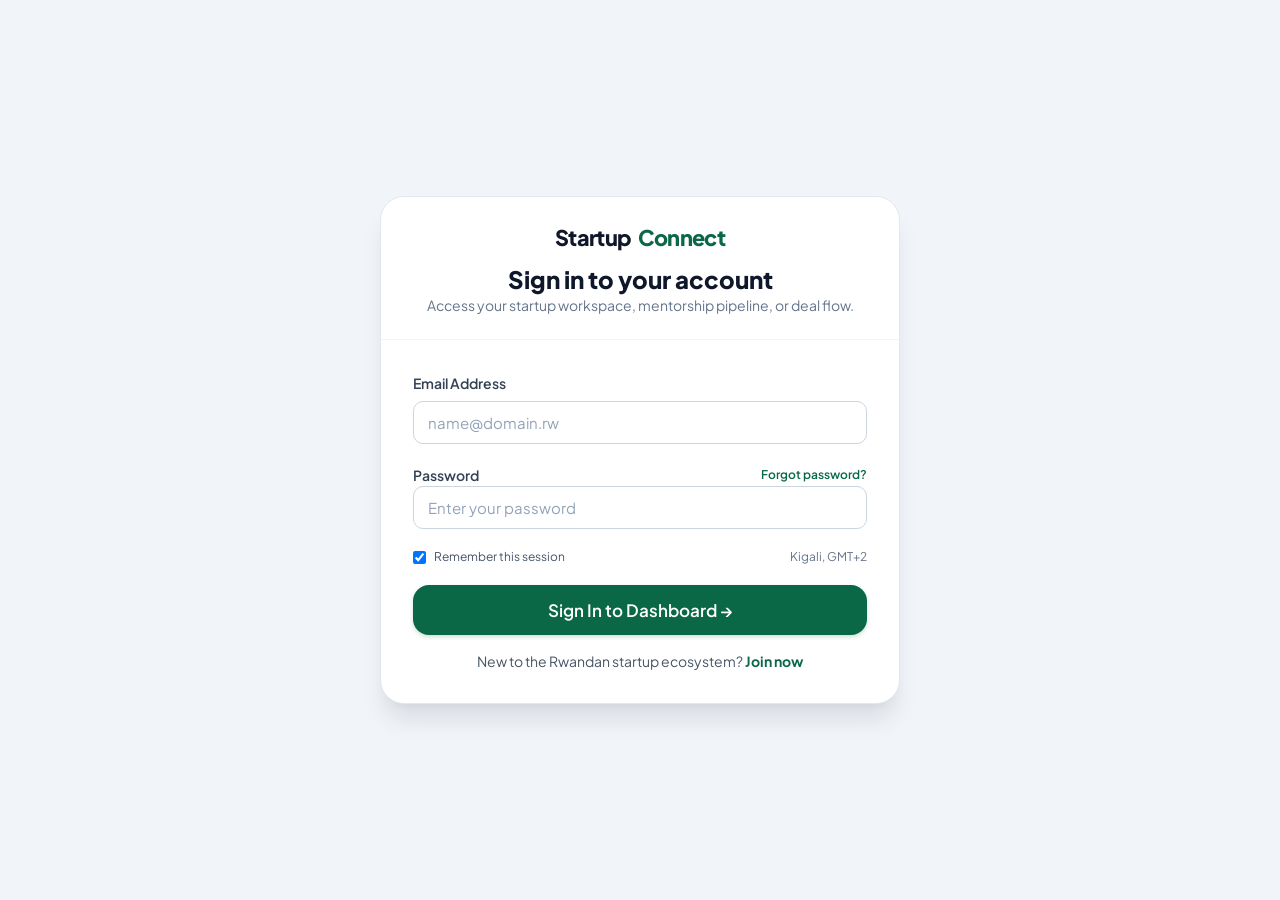
<file: dashboard-founder.html>
<!DOCTYPE html>
<html lang="en">
<head>
  <meta charset="UTF-8">
  <meta name="viewport" content="width=device-width, initial-scale=1.0">
  <title>Founder Dashboard | Startup Connect Rwanda</title>
  <link rel="preconnect" href="https://fonts.googleapis.com">
  <link rel="preconnect" href="https://fonts.gstatic.com" crossorigin>
  <link href="https://fonts.googleapis.com/css2?family=Plus+Jakarta+Sans:wght@400;500;600;700;800&display=swap" rel="stylesheet">
  <link rel="stylesheet" href="static/css/style.css">
  <link rel="icon" href="data:image/svg+xml,<svg xmlns='http://www.w3.org/2000/svg' viewBox='0 0 100 100'><circle cx='50' cy='50' r='48' fill='%230a6847'/><text x='50' y='64' font-size='44' font-family='sans-serif' font-weight='bold' fill='white' text-anchor='middle'>SC</text></svg>">
</head>
<body>

  <div class="dashboard-layout">
    <!-- App Sidebar -->
    <aside class="app-sidebar">
      <div class="sidebar-header">
        <a href="index.html" class="brand-logo">
          <div class="brand-text">Startup<span>Connect</span></div>
        </a>
      </div>

      <div class="sidebar-user-card">
        <div class="user-avatar" id="sidebar-user-avatar">JM</div>
        <div class="user-meta">
          <div class="user-name" id="sidebar-user-name">Jean-Luc Mugisha</div>
          <div class="user-role-badge">Founder &bull; Kigali Fresh</div>
        </div>
      </div>

      <nav class="sidebar-nav">
        <div class="nav-section-title">Core Navigation</div>
        <a href="dashboard-founder.html" class="sidebar-item active">
          <svg width="18" height="18" viewBox="0 0 24 24" fill="none" stroke="currentColor" stroke-width="2" stroke-linecap="round" stroke-linejoin="round"><rect x="3" y="3" width="7" height="7"></rect><rect x="14" y="3" width="7" height="7"></rect><rect x="14" y="14" width="7" height="7"></rect><rect x="3" y="14" width="7" height="7"></rect></svg> Overview & Pitch
        </a>
        <a href="#mentorship-section" class="sidebar-item">
          <svg width="18" height="18" viewBox="0 0 24 24" fill="none" stroke="currentColor" stroke-width="2" stroke-linecap="round" stroke-linejoin="round"><circle cx="12" cy="12" r="10"></circle><polygon points="16.24 7.76 14.12 14.12 7.76 16.24 9.88 9.88 16.24 7.76"></polygon></svg> Mentorship Sessions
        </a>
        <a href="#investment-interests-section" class="sidebar-item">
          <svg width="18" height="18" viewBox="0 0 24 24" fill="none" stroke="currentColor" stroke-width="2" stroke-linecap="round" stroke-linejoin="round"><rect x="2" y="7" width="20" height="14" rx="2" ry="2"></rect><path d="M16 21V5a2 2 0 0 0-2-2h-4a2 2 0 0 0-2 2v16"></path></svg> Investor Interests
        </a>

        <div class="nav-section-title">Discovery & Connections</div>
        <a href="directory.html" class="sidebar-item">
          <svg width="18" height="18" viewBox="0 0 24 24" fill="none" stroke="currentColor" stroke-width="2" stroke-linecap="round" stroke-linejoin="round"><circle cx="11" cy="11" r="8"></circle><line x1="21" y1="21" x2="16.65" y2="16.65"></line></svg> Discovery & Matching
        </a>
        <a href="connections.html" class="sidebar-item">
          <svg width="18" height="18" viewBox="0 0 24 24" fill="none" stroke="currentColor" stroke-width="2" stroke-linecap="round" stroke-linejoin="round"><path d="M16 21v-2a4 4 0 0 0-4-4H5a4 4 0 0 0-4 4v2"></path><circle cx="8.5" cy="7" r="4"></circle><polyline points="17 11 19 13 23 9"></polyline></svg> Connection Requests
        </a>

        <div class="nav-section-title">Account</div>
        <a href="javascript:void(0)" onclick="openEditProfileModal()" class="sidebar-item">
          <svg width="18" height="18" viewBox="0 0 24 24" fill="none" stroke="currentColor" stroke-width="2" stroke-linecap="round" stroke-linejoin="round"><circle cx="12" cy="12" r="3"></circle><path d="M19.4 15a1.65 1.65 0 0 0 .33 1.82l.06.06a2 2 0 0 1 0 2.83 2 2 0 0 1-2.83 0l-.06-.06a1.65 1.65 0 0 0-1.82-.33 1.65 1.65 0 0 0-1 1.51V21a2 2 0 0 1-2 2 2 2 0 0 1-2-2v-.09A1.65 1.65 0 0 0 9 19.4a1.65 1.65 0 0 0-1.82.33l-.06.06a2 2 0 0 1-2.83 0 2 2 0 0 1 0-2.83l.06-.06a1.65 1.65 0 0 0 .33-1.82 1.65 1.65 0 0 0-1.51-1H3a2 2 0 0 1-2-2 2 2 0 0 1 2-2h.09A1.65 1.65 0 0 0 4.6 9a1.65 1.65 0 0 0-.33-1.82l-.06-.06a2 2 0 0 1 0-2.83 2 2 0 0 1 2.83 0l.06.06a1.65 1.65 0 0 0 1.82.33H9a1.65 1.65 0 0 0 1-1.51V3a2 2 0 0 1 2-2 2 2 0 0 1 2 2v.09a1.65 1.65 0 0 0 1 1.51 1.65 1.65 0 0 0 1.82-.33l.06-.06a2 2 0 0 1 2.83 0 2 2 0 0 1 0 2.83l-.06.06a1.65 1.65 0 0 0-.33 1.82V9a1.65 1.65 0 0 0 1.51 1H21a2 2 0 0 1 2 2 2 2 0 0 1-2 2h-.09a1.65 1.65 0 0 0-1.51 1z"></path></svg> Edit Profile
        </a>
      </nav>

      <div class="sidebar-footer">
        <div class="flex items-center justify-between">
          <div class="text-xs text-muted">Role: <strong id="sidebar-role-label">Founder</strong></div>
          <button onclick="window.app.logout()" class="btn btn-outline btn-sm" style="font-size: 0.75rem; padding: 0.25rem 0.5rem;">Sign Out</button>
        </div>
      </div>
    </aside>

    <!-- Main Content Area -->
    <main class="app-main">
      <!-- Top Header -->
      <header class="app-header">
        <div class="flex items-center gap-4">
          <button id="mobile-menu-toggle" class="btn btn-icon btn-light" style="display: none;"><svg width="18" height="18" viewBox="0 0 24 24" fill="none" stroke="currentColor" stroke-width="2" stroke-linecap="round" stroke-linejoin="round"><line x1="3" y1="12" x2="21" y2="12"></line><line x1="3" y1="6" x2="21" y2="6"></line><line x1="3" y1="18" x2="21" y2="18"></line></svg></button>
          <div class="header-search">
            <span class="search-icon"><svg width="15" height="15" viewBox="0 0 24 24" fill="none" stroke="currentColor" stroke-width="2" stroke-linecap="round" stroke-linejoin="round"><circle cx="11" cy="11" r="8"></circle><line x1="21" y1="21" x2="16.65" y2="16.65"></line></svg></span>
            <input type="text" id="top-search" placeholder="Search mentors, investors, sectors...">
          </div>
        </div>

        <div class="header-actions">
          <button class="btn btn-outline btn-sm" onclick="openEditProfileModal()" data-tooltip="Update profile details and password">
            Edit Profile
          </button>
          <button class="btn btn-primary btn-sm" onclick="openSendPitchModal()">
            <span>+</span> Send Request
          </button>
          <button onclick="window.app.logout()" class="btn btn-outline btn-sm">Sign Out</button>
        </div>
      </header>

      <!-- Dashboard Body -->
      <div class="app-content">
        <!-- Top Welcome Banner -->
        <div class="flex items-center justify-between mb-6 flex-wrap gap-4">
          <div>
            <h1 class="text-2xl font-extrabold text-slate-900" id="dash-greeting">Founder Command Center</h1>
            <p class="text-sm text-muted">Manage your startup pitch, verified youth job metrics, mentorship lifecycle, and investor interest.</p>
          </div>
          <div class="flex gap-2 items-center flex-wrap">
            <span class="badge badge-success">● Active Seed Round</span>
            <span class="badge badge-region" id="dash-region-badge">Northern Province</span>
          </div>
        </div>

        <!-- Metric Stat Cards (NFR 7 Real-time Statistics) -->
        <div class="grid grid-cols-4 gap-4 mb-6">
          <div class="stat-card" data-tooltip="Target capital seeking for current financing round">
            <div class="stat-val" id="stat-target-ask">--</div>
            <div class="stat-label">Target Seed Ask</div>
          </div>

          <div class="stat-card" data-tooltip="Verified monthly recurring revenue">
            <div class="stat-val" id="stat-mrr">--</div>
            <div class="stat-label">Monthly Revenue (MRR)</div>
          </div>

          <div class="stat-card" data-tooltip="Youth employment generation in Rwanda">
            <div class="stat-val" id="stat-youth-jobs">--</div>
            <div class="stat-label">Youth Employment Created</div>
          </div>

          <div class="stat-card" data-tooltip="Accepted networking links & active advisory relationships">
            <div class="stat-val" id="stat-active-connections">--</div>
            <div class="stat-label">Active Angels & Mentors</div>
          </div>
        </div>

        <!-- Startup Pitch Overview Card -->
        <div class="card mb-8" id="profile-pitch-card">
          <!-- Empty State: Shown until a profile file is added -->
          <div id="profile-empty-state" class="p-8 text-center" style="display: block;">
            <div style="max-width: 540px; margin: 0 auto;">
              <div style="width: 52px; height: 52px; border-radius: 50%; background: var(--slate-100); display: flex; align-items: center; justify-content: center; margin: 0 auto 1.25rem;">
                <svg width="24" height="24" viewBox="0 0 24 24" fill="none" stroke="currentColor" stroke-width="2" stroke-linecap="round" stroke-linejoin="round" style="color: var(--slate-500);"><path d="M14 2H6a2 2 0 0 0-2 2v16a2 2 0 0 0 2 2h12a2 2 0 0 0 2-2V8z"></path><polyline points="14 2 14 8 20 8"></polyline><line x1="12" y1="18" x2="12" y2="12"></line><line x1="9" y1="15" x2="15" y2="15"></line></svg>
              </div>
              <h3 class="text-lg font-extrabold text-slate-900 mb-2">No Profile Data Loaded</h3>
              <p class="text-sm text-muted mb-6 leading-relaxed">
                This founder profile is currently empty. Add or upload your startup profile data file (<code style="background: var(--slate-100); padding: 0.15rem 0.4rem; border-radius: 4px; font-size: 0.8rem;">profile_data.json</code>, pitch deck PDF, or data file) to populate your venture metrics, elevator pitch, fundraising target, and readiness milestones.
              </p>

              <!-- File Dropzone & Selection Area -->
              <div id="profile-dropzone" class="p-6 mb-4" style="border: 2px dashed var(--slate-300); border-radius: var(--radius-lg); background: var(--slate-50); cursor: pointer; transition: all 0.2s ease;">
                <input type="file" id="profile-file-input" accept=".json,.pdf,.txt,.csv" style="display: none;">
                <p class="text-xs font-semibold text-slate-600 mb-3">Drop your profile file here, or click to browse</p>
                <div class="flex items-center justify-center gap-3 flex-wrap">
                  <button type="button" class="btn btn-primary btn-sm" onclick="document.getElementById('profile-file-input').click()">
                    Add Profile File
                  </button>
                  <button type="button" class="btn btn-outline btn-sm" onclick="loadSampleProfileFile()">
                    Load Sample Profile Data
                  </button>
                </div>
                <p class="text-xs text-muted mt-3" style="font-size: 0.725rem;">
                  Supported files: <strong class="text-slate-700">JSON</strong> (e.g. <code>profile_data.json</code>), <strong class="text-slate-700">PDF</strong> (pitch deck), or text documents.
                </p>
              </div>
              
              <div class="text-xs text-muted" style="font-size: 0.75rem;">
                Tip: Adding a <code style="background: var(--slate-100); padding: 0.1rem 0.35rem; border-radius: 3px;">profile_data.json</code> file directly to the project root directory will also automatically populate the profile on page refresh.
              </div>
            </div>
          </div>

          <!-- Populated Profile State: Revealed once a profile file is added -->
          <div id="profile-loaded-content" style="display: none;">
            <div class="card-header" style="padding: 1.5rem 2rem;">
              <div>
                <div class="flex items-center gap-2 flex-wrap">
                  <h2 class="text-xl font-extrabold text-slate-900" id="display-startup-name">Kigali Fresh Logistics</h2>
                  <span class="badge badge-primary" id="display-startup-sector">AgriTech & Cold-Chain</span>
                  <span class="badge badge-slate" id="display-startup-stage">Seed</span>
                </div>
                <p class="text-xs text-muted mt-1" id="display-startup-meta">Musanze &bull; Northern Province &bull; Co-Founder: Jean-Luc Mugisha</p>
              </div>
              <div class="flex gap-3">
                <button class="btn btn-outline btn-sm" onclick="alert('Pitch deck room loaded with verified metrics.');">
                  Preview Deck
                </button>
                <button class="btn btn-primary btn-sm" onclick="openEditProfileModal();">
                  Edit Venture
                </button>
              </div>
            </div>
            <div class="card-body" style="padding: 2rem;">
              <!-- Elevator Pitch Highlight Box -->
              <div class="pitch-callout-box">
                <div class="flex items-center justify-between mb-2">
                  <span class="text-xs font-bold text-slate-500 uppercase tracking-wider">Elevator Pitch & Traction</span>
                  <span class="badge badge-success font-semibold">&bull; Verified Model</span>
                </div>
                <p class="pitch-callout-text" id="display-pitch-text">
                  Kigali Fresh deploys IoT-enabled solar cold hubs in Musanze and Rubavu, connecting 1,200+ smallholder horticulture farmers directly to Kigali supermarkets and hotels. We have curtailed post-harvest food waste by 38% while boosting farmer take-home income by 22%.
                </p>
              </div>

              <div class="grid grid-cols-2 gap-8 items-center mt-6 pt-6" style="border-top: 1px solid var(--slate-100);">
    
                <div>
                  <div class="flex items-baseline justify-between mb-2">
                    <div>
                      <span class="text-xs font-bold text-slate-500 uppercase tracking-wider">Fundraising Target</span>
                      <div class="text-lg font-extrabold text-slate-900 mt-1" id="display-progress-text">
                        $45,000 <span class="text-sm font-normal text-muted">committed of $150,000 target</span>
                      </div>
                    </div>
                    <span class="badge badge-primary font-bold" id="display-progress-percentage">30% Complete</span>
                  </div>
                  <div style="width: 100%; height: 10px; background-color: var(--slate-100); border-radius: var(--radius-full); overflow: hidden; margin-top: 0.5rem;">
                    <div id="display-progress-bar" style="width: 30%; height: 100%; background: linear-gradient(90deg, var(--primary) 0%, #009b77 100%);"></div>
                  </div>
                </div>

                <!-- Column 2: Due Diligence Readiness -->
                <div>
                  <div class="flex items-center justify-between mb-2">
                    <span class="text-xs font-bold text-slate-500 uppercase tracking-wider">Due Diligence Readiness</span>
                    <span class="badge badge-success font-bold" id="display-readiness-score">Score: 92 / 100</span>
                  </div>
                  <div class="flex flex-wrap gap-2 mt-2" id="display-readiness-milestones">
                    <span class="milestone-chip verified">&bull; Audited Financials</span>
                    <span class="milestone-chip verified">&bull; RDB Registered</span>
                    <span class="milestone-chip verified">&bull; Musanze Cold Leases</span>
                    <span class="milestone-chip verified">&bull; BNR Sandbox Pilot</span>
                  </div>
                </div>
              </div>
            </div>
          </div>
        </div>

        <div class="card mb-6" id="mentorship-section" style="border-top: 3px solid var(--secondary);">
          <div class="card-header">
            <div>
              <div class="flex items-center gap-2">
                <span class="badge badge-secondary">Mentorship Pipeline</span>
                <span class="text-xs text-muted">Mentorship Requests & Sessions</span>
              </div>
              <h3 class="text-base font-bold text-slate-900 mt-1">Mentorship Requests & Scheduled Sessions</h3>
            </div>
            <button class="btn btn-secondary btn-sm" onclick="openRequestMentorshipModal()">
              <span>+</span> Request Mentorship
            </button>
          </div>
          <div class="card-body">
            <!-- SRS Activity Diagram Swimlane: Declined with feedback -> Revision loop (Page 11) -->
            <div id="declined-feedback-container">
              <!-- Populated via JS if mentor declined with guidance -->
            </div>

            <!-- Proposed timeslots alert (if any mentor has proposed available times) -->
            <div id="proposed-timeslots-container">
              <!-- Populated via JS -->
            </div>

            <!-- Scheduled Sessions List -->
            <h4 class="text-xs font-bold text-slate-500 uppercase mb-2">Confirmed & Completed Mentorship Sprints</h4>
            <div id="scheduled-sessions-list" class="flex flex-col gap-3">
              <!-- Populated via JS -->
            </div>
          </div>
        </div>

        <!-- =========================================================================
             SRS Investment Interest Workflow (Class Diagram Page 12, 13)
             ========================================================================= -->
        <div class="card mb-6" id="investment-interests-section" style="border-top: 3px solid var(--accent-gold);">
          <div class="card-header">
            <div>
              <div class="flex items-center gap-2">
                <span class="badge badge-warning">Deal Flow</span>
                <span class="text-xs text-muted">Investment Interests Expressed by Angels & Funds</span>
              </div>
              <h3 class="text-base font-bold text-slate-900 mt-1">Recorded Investor Interest</h3>
            </div>
            <span class="badge badge-slate" id="total-interest-expressed-badge">$50,000 Total Expressed</span>
          </div>
          <div class="card-body" style="padding: 0;">
            <table class="connection-table">
              <thead>
                <tr>
                  <th>Investor / Syndicate</th>
                  <th>Amount Expressed</th>
                  <th>Strategic Note</th>
                  <th>Status</th>
                  <th>Date</th>
                  <th style="text-align: right;">Action</th>
                </tr>
              </thead>
              <tbody id="investment-interests-table">
                <!-- Injected via JS -->
              </tbody>
            </table>
          </div>
        </div>

        <!-- Active Connection Requests Pipeline (Full width, spacious & readable) -->
        <div class="card mb-8">
          <div class="card-header" style="padding: 1.35rem 1.75rem;">
            <div>
              <h3 class="text-base font-bold text-slate-900">Active Connection & Pitch Requests</h3>
              <p class="text-xs text-muted mt-0.5">Track your direct conversations and inquiries with Rwandan mentors and angel syndicates</p>
            </div>
            <a href="connections.html" class="btn btn-outline btn-sm">View Full Network &rarr;</a>
          </div>
          <div class="card-body" style="padding: 0;">
            <table class="connection-table">
              <thead>
                <tr>
                  <th style="width: 28%;">Recipient</th>
                  <th style="width: 36%;">Request Type & Note</th>
                  <th style="width: 18%;">Status</th>
                  <th style="width: 18%;">Date Sent</th>
                </tr>
              </thead>
              <tbody id="founder-requests-table">
                <!-- Injected via JS -->
              </tbody>
            </table>
          </div>
        </div>

        <!-- Sector-Matched Mentors & Angels (Spacious 3-column cards) -->
        <div class="card mb-8">
          <div class="card-header" style="padding: 1.35rem 1.75rem;">
            <div>
              <h3 class="text-base font-bold text-slate-900">Recommended Mentors & Angels for Your Venture</h3>
              <p class="text-xs text-muted mt-0.5">Vetted advisors in Rwanda specializing in AgriTech, Cold-Chain logistics, and Seed fundraising</p>
            </div>
            <a href="directory.html" class="btn btn-light btn-sm">Explore All Directory &rarr;</a>
          </div>
          <div class="card-body" style="padding: 1.75rem 2rem;">
            <div id="matching-advisors-list" class="grid grid-cols-3 gap-6">
              <!-- Injected via JS -->
            </div>
          </div>
        </div>
      </div>
    </main>
  </div>

  <!-- FR 2.2: Edit Profile Modal -->
  <div class="modal-backdrop" id="edit-profile-modal">
    <div class="modal-box">
      <div class="modal-header">
        <div>
          <span class="badge badge-primary mb-1">Profile Management</span>
          <h3 class="text-lg font-bold text-slate-900">Edit Founder Profile & Password</h3>
        </div>
        <button class="btn btn-icon btn-light" onclick="window.app.closeModal('edit-profile-modal')">&times;</button>
      </div>
      <form id="edit-profile-form">
        <div class="modal-body">
          <div class="grid grid-cols-2 gap-4">
            <div class="form-group">
              <label class="form-label">Full Name <span class="required">*</span></label>
              <input type="text" id="edit-name" class="form-control" required>
            </div>
            <div class="form-group">
              <label class="form-label">Email Address <span class="required">*</span></label>
              <input type="email" id="edit-email" class="form-control" required>
            </div>
          </div>

          <div class="grid grid-cols-2 gap-4">
            <div class="form-group">
              <label class="form-label">Administrative Region <span class="required">*</span></label>
              <select id="edit-region" class="form-control form-select">
                <option value="Kigali">Kigali</option>
                <option value="Northern Province">Northern Province (Musanze, etc.)</option>
                <option value="Southern Province">Southern Province (Huye, etc.)</option>
                <option value="Western Province">Western Province (Rubavu, Rusizi)</option>
                <option value="Eastern Province">Eastern Province (Kayonza, etc.)</option>
              </select>
            </div>
            <div class="form-group">
              <label class="form-label">Venture Stage</label>
              <select id="edit-stage" class="form-control form-select">
                <option value="Idea">Idea / Prototype</option>
                <option value="Pre-seed">Pre-seed</option>
                <option value="Seed">Seed</option>
                <option value="Series A">Series A</option>
              </select>
            </div>
          </div>

          <div class="grid grid-cols-2 gap-4">
            <div class="form-group">
              <label class="form-label">Startup Venture Name</label>
              <input type="text" id="edit-startup-name" class="form-control">
            </div>
            <div class="form-group">
              <label class="form-label">Target Funding Need (USD)</label>
              <input type="number" id="edit-capital" class="form-control">
            </div>
          </div>

          <div class="form-group">
            <label class="form-label">Bio & Primary Need</label>
            <textarea id="edit-bio" class="form-control" rows="2" placeholder="Describe your primary mentorship or capital requirements..."></textarea>
          </div>

          <div class="p-3 mb-2" style="background: var(--slate-50); border: 1px solid var(--slate-200); border-radius: var(--radius-md);">
            <div class="text-xs font-bold text-slate-700 mb-2">Change Password</div>
            <div class="grid grid-cols-2 gap-3">
              <input type="password" id="edit-new-pass" class="form-control" placeholder="New Password (min 8 chars)">
              <input type="password" id="edit-confirm-pass" class="form-control" placeholder="Confirm Password">
            </div>
          </div>
        </div>
        <div class="modal-footer">
          <button type="button" class="btn btn-outline" onclick="window.app.closeModal('edit-profile-modal')">Cancel</button>
          <button type="submit" class="btn btn-primary">Save Changes &rarr;</button>
        </div>
      </form>
    </div>
  </div>


  <div class="modal-backdrop" id="mentorship-request-modal">
    <div class="modal-box">
      <div class="modal-header">
        <div>
          <span class="badge badge-secondary mb-1">Mentorship Request</span>
          <h3 class="text-lg font-bold text-slate-900">Submit Mentorship Application</h3>
        </div>
        <button class="btn btn-icon btn-light" onclick="window.app.closeModal('mentorship-request-modal')">&times;</button>
      </div>
      <form id="mentorship-request-form">
        <div class="modal-body">
          <div class="form-group">
            <label class="form-label">Select Mentor <span class="required">*</span></label>
            <select id="mreq-mentor-select" class="form-control form-select" required>
              <!-- Populated by JS -->
            </select>
          </div>

          <div class="form-group">
            <label class="form-label">Mentorship Goals & Key Challenges <span class="required">*</span></label>
            <textarea id="mreq-goals" class="form-control" rows="4" placeholder="Be specific about unit economics, BNR regulatory compliance, product growth, or scaling questions..." required></textarea>
            <span class="form-hint">Mentors review goals before proposing their available sprint time slots.</span>
          </div>
        </div>
        <div class="modal-footer">
          <button type="button" class="btn btn-outline" onclick="window.app.closeModal('mentorship-request-modal')">Cancel</button>
          <button type="submit" class="btn btn-secondary">Submit Request to Mentor &rarr;</button>
        </div>
      </form>
    </div>
  </div>

  <!-- Session Feedback & Rating Modal (Activity Diagram Page 11: Submit feedback and rating) -->
  <div class="modal-backdrop" id="session-review-modal">
    <div class="modal-box">
      <div class="modal-header">
        <div>
          <span class="badge badge-success mb-1">Session Review</span>
          <h3 class="text-lg font-bold text-slate-900">Rate & Review Mentorship Session</h3>
        </div>
        <button class="btn btn-icon btn-light" onclick="window.app.closeModal('session-review-modal')">&times;</button>
      </div>
      <form id="session-review-form">
        <input type="hidden" id="review-session-id">
        <div class="modal-body">
          <div class="p-3 mb-4" style="background: var(--slate-50); border: 1px solid var(--slate-200); border-radius: var(--radius-md);">
            <div class="text-xs text-muted" id="review-mentor-name">Mentor: Dr. Aline Umutoni</div>
            <div class="text-sm font-bold text-slate-900" id="review-session-time">Scheduled Sprint</div>
          </div>

          <div class="form-group text-center mb-4">
            <label class="form-label">Session Rating <span class="required">*</span></label>
            <div class="star-rating" id="star-rating-box">
              <span class="star selected" data-val="1">&#9733;</span>
              <span class="star selected" data-val="2">&#9733;</span>
              <span class="star selected" data-val="3">&#9733;</span>
              <span class="star selected" data-val="4">&#9733;</span>
              <span class="star selected" data-val="5">&#9733;</span>
            </div>
            <input type="hidden" id="rating-val" value="5">
          </div>

          <div class="form-group">
            <label class="form-label">Key Takeaways & Session Outcome <span class="required">*</span></label>
            <textarea id="review-outcome" class="form-control" rows="2" placeholder="Summary of decisions, revised metrics, or roadmap milestones..." required></textarea>
          </div>

          <div class="form-group">
            <label class="form-label">Written Review for Mentor Profile</label>
            <textarea id="review-text" class="form-control" rows="3" placeholder="Share how this mentor helped your Rwandan venture..."></textarea>
          </div>
        </div>
        <div class="modal-footer">
          <button type="button" class="btn btn-outline" onclick="window.app.closeModal('session-review-modal')">Cancel</button>
          <button type="submit" class="btn btn-primary">Save Session Feedback &rarr;</button>
        </div>
      </form>
    </div>
  </div>

  <div class="modal-backdrop" id="revise-mentorship-modal">
    <div class="modal-box">
      <div class="modal-header">
        <div>
          <span class="badge badge-warning mb-1">Mentorship Revision</span>
          <h3 class="text-lg font-bold text-slate-900">Revise Mentorship Criteria & Goals</h3>
        </div>
        <button class="btn btn-icon btn-light" onclick="window.app.closeModal('revise-mentorship-modal')">&times;</button>
      </div>
      <form id="revise-mentorship-form">
        <input type="hidden" id="revise-req-id">
        <div class="modal-body">
          <div class="p-3 mb-4" style="background: #fffbeb; border: 1px solid #fde68a; border-radius: var(--radius-md);">
            <div class="text-xs font-bold text-amber-800 mb-1">Mentor's Decline Feedback:</div>
            <div class="text-xs text-amber-900" id="revise-decline-reason">Reason provided by mentor...</div>
          </div>

          <div class="form-group">
            <label class="form-label">Target Mentor <span class="required">*</span></label>
            <select id="revise-mentor-select" class="form-control form-select" required>
              <!-- Mentors populated by JS -->
            </select>
            <span class="form-hint">You may keep the same mentor with updated goals or select an alternative advisor.</span>
          </div>

          <div class="form-group">
            <label class="form-label">Revised Mentorship Goals & Specific Focus <span class="required">*</span></label>
            <textarea id="revise-goals-text" class="form-control" rows="4" placeholder="Clarify your ask, focus area, or revised timeline based on the mentor's feedback..." required></textarea>
          </div>
        </div>
        <div class="modal-footer">
          <button type="button" class="btn btn-outline" onclick="window.app.closeModal('revise-mentorship-modal')">Cancel</button>
          <button type="submit" class="btn btn-primary">Re-Submit Revised Request &rarr;</button>
        </div>
      </form>
    </div>
  </div>

  
  <div class="modal-backdrop" id="pitch-modal">
    <div class="modal-box">
      <div class="modal-header">
        <h3 class="text-lg font-bold text-slate-900">Send Pitch or Mentorship Request</h3>
        <button class="btn btn-icon btn-light" onclick="window.app.closeModal('pitch-modal')">&times;</button>
      </div>
      <form id="send-pitch-form">
        <div class="modal-body">
          <div class="form-group">
            <label class="form-label">Select Recipient <span class="required">*</span></label>
            <select id="modal-recipient" class="form-control form-select" required>
              <!-- Populated by JS -->
            </select>
          </div>

          <div class="form-group">
            <label class="form-label">Request Type</label>
            <select id="modal-request-type" class="form-control form-select">
              <option value="Seed Pitch & Term Sheet Review">Seed Pitch & Term Sheet Review</option>
              <option value="Strategic Mentorship (Supply Chain & GTM)">Strategic Mentorship (Supply Chain & GTM)</option>
              <option value="Introductory Networking Call">Introductory Networking Call</option>
            </select>
          </div>

          <div class="form-group">
            <label class="form-label">Pitch Summary & Traction Highlights</label>
            <textarea id="modal-pitch-summary" class="form-control" rows="3" placeholder="Highlight MRR, customer growth, or specific mentorship help required in Rwanda..."></textarea>
          </div>

          <div class="form-group">
            <label class="form-label">Attached Pitch Materials</label>
            <div class="p-3 text-xs text-slate-600 flex items-center justify-between" style="background: var(--slate-100); border-radius: var(--radius-sm);">
              <span>Kigali_Fresh_Seed_Deck_Nov2026.pdf (4.2 MB)</span>
              <span class="text-success font-bold">Attached</span>
            </div>
          </div>
        </div>
        <div class="modal-footer">
          <button type="button" class="btn btn-outline" onclick="window.app.closeModal('pitch-modal')">Cancel</button>
          <button type="submit" class="btn btn-primary">Transmit Request &rarr;</button>
        </div>
      </form>
    </div>
  </div>

  <script src="static/js/data.js"></script>
  <script src="static/js/app.js"></script>
  <script>
    function openSendPitchModal(preselectedRecipientId = null) {
      const select = document.getElementById("modal-recipient");
      select.innerHTML = "";
      
      const targets = [
        ...window.app.state.investors.map(i => ({ id: i.id, name: `${i.name} (Investor - ${i.firm})`, role: "Investor" })),
        ...window.app.state.mentors.map(m => ({ id: m.id, name: `${m.name} (Mentor - ${m.roleTitle.split('@')[0]})`, role: "Mentor" }))
      ];

      targets.forEach(t => {
        const opt = document.createElement("option");
        opt.value = t.id;
        opt.textContent = t.name;
        opt.dataset.role = t.role;
        opt.dataset.name = t.name.split(" (")[0];
        if (preselectedRecipientId && preselectedRecipientId === t.id) {
          opt.selected = true;
        }
        select.appendChild(opt);
      });

      window.app.openModal("pitch-modal");
    }

    function openRequestMentorshipModal(mentorId = null) {
      const select = document.getElementById("mreq-mentor-select");
      select.innerHTML = "";
      window.app.state.mentors.forEach(m => {
        const opt = document.createElement("option");
        opt.value = m.id;
        opt.textContent = `${m.name} - ${m.roleTitle.split('@')[0]} (${m.region || 'Kigali'})`;
        if (mentorId && mentorId === m.id) opt.selected = true;
        select.appendChild(opt);
      });
      window.app.openModal("mentorship-request-modal");
    }

    function openReviseMentorshipModal(reqId) {
      const req = window.app.state.mentorshipRequests.find(r => r.id === reqId);
      if (!req) return;
      document.getElementById("revise-req-id").value = req.id;
      document.getElementById("revise-decline-reason").textContent = req.declineReason || "Mentor indicated capacity limit or suggested revising your pitch focus.";
      document.getElementById("revise-goals-text").value = req.goals || "";

      const select = document.getElementById("revise-mentor-select");
      select.innerHTML = "";
      window.app.state.mentors.forEach(m => {
        const opt = document.createElement("option");
        opt.value = m.id;
        opt.textContent = `${m.name} - ${m.roleTitle.split('@')[0]} (${m.region || 'Kigali'})`;
        if (m.id === req.mentorId) opt.selected = true;
        select.appendChild(opt);
      });

      window.app.openModal("revise-mentorship-modal");
    }

    function openEditProfileModal() {
      const user = window.app.currentUser;
      document.getElementById("edit-name").value = user.name || "";
      document.getElementById("edit-email").value = user.email || "";
      document.getElementById("edit-region").value = user.region || "Northern Province";
      document.getElementById("edit-stage").value = user.ventureStage || "Seed";
      document.getElementById("edit-startup-name").value = (window.app.getStartupById(user.startupId)?.name) || "Kigali Fresh Logistics";
      document.getElementById("edit-capital").value = (window.app.getStartupById(user.startupId)?.capitalSeeking) || 150000;
      document.getElementById("edit-bio").value = user.bio || "";
      window.app.openModal("edit-profile-modal");
    }

    function openReviewModal(sessionId) {
      const sess = window.app.state.mentorshipSessions.find(s => s.id === sessionId);
      if (!sess) return;
      document.getElementById("review-session-id").value = sess.id;
      document.getElementById("review-mentor-name").textContent = `Mentor: ${sess.mentorName}`;
      document.getElementById("review-session-time").textContent = `Session conducted: ${sess.scheduledAt}`;
      document.getElementById("review-outcome").value = sess.outcome && sess.outcome !== "Awaiting session completion" ? sess.outcome : "";
      document.getElementById("review-text").value = sess.review || "";
      window.app.openModal("session-review-modal");
    }

    document.addEventListener("DOMContentLoaded", () => {
      if (!window.app.requireAuth("founder")) return;
      const user = window.app.currentUser;

      // Update Top banner & labels
      if (document.getElementById("sidebar-user-avatar")) {
        document.getElementById("sidebar-user-avatar").textContent = user.avatar || "JM";
      }
      if (document.getElementById("sidebar-user-name")) {
        document.getElementById("sidebar-user-name").textContent = user.name || "Founder";
      }
      if (document.getElementById("dash-region-badge")) {
        document.getElementById("dash-region-badge").textContent = `${user.region || 'Northern Province'}`;
      }

      // Sync Real-Time Stats (NFR 7)
      const stats = window.app.getLiveStats(user);
      if (stats && document.getElementById("sidebar-pending-badge")) {
        document.getElementById("sidebar-pending-badge").textContent = stats.pendingRequests;
      }

      // Initialize Profile File Loading & Empty/Loaded State
      setupProfileFileListeners();

      // 1. Render Requests sent by this founder
      const tableBody = document.getElementById("founder-requests-table");
      const userRequests = window.app.state.connections.filter(c => c.senderId === user.id || c.recipientId === user.id);
      
      if (tableBody) {
        if (userRequests.length === 0) {
          tableBody.innerHTML = `<tr><td colspan="4" class="text-center p-6 text-muted text-xs">No connection requests sent or received yet. Browse the directory to connect with mentors and investors.</td></tr>`;
        } else {
          tableBody.innerHTML = userRequests.map(r => {
            let badgeClass = "badge-warning";
            if (r.status === "Accepted") badgeClass = "badge-success";
            if (r.status === "Declined") badgeClass = "badge-danger";

            return `
              <tr>
                <td>
                  <div class="font-bold text-slate-900">${r.recipientName}</div>
                  <div class="text-xs text-muted">${r.recipientRole}</div>
                </td>
                <td>
                  <div class="font-medium text-slate-800">${r.type}</div>
                  ${r.pitchSummary ? `<div class="text-xs text-muted mt-1" style="max-width: 480px; line-height: 1.45;">"${r.pitchSummary}"</div>` : ''}
                </td>
                <td><span class="badge ${badgeClass}">${r.status}</span></td>
                <td class="text-xs text-muted">${r.dateSent}</td>
              </tr>
            `;
          }).join("");
        }
      }

      // 2. Render Mentorship Requests, Proposed Timeslots & Declined Revision Loop (SRS Activity Diagram Swimlane)
      const declinedContainer = document.getElementById("declined-feedback-container");
      const proposedContainer = document.getElementById("proposed-timeslots-container");
      const activeMReqs = window.app.state.mentorshipRequests.filter(r => r.founderId === user.id);
      const declinedReqs = activeMReqs.filter(r => r.status === "Declined");
      const timeslotsWaiting = activeMReqs.filter(r => r.status === "Timeslots Proposed");

      if (declinedContainer) {
        if (declinedReqs.length > 0) {
          declinedContainer.innerHTML = declinedReqs.map(r => `
            <div class="p-4 mb-4" style="background: #fffbeb; border: 1.5px solid #f59e0b; border-radius: var(--radius-md);">
              <div class="flex items-center justify-between mb-2 flex-wrap gap-2">
                <div class="flex items-center gap-2">
                  <span class="badge badge-warning font-bold">Application Update</span>
                  <span class="text-xs font-bold text-amber-900">Application Declined with Feedback</span>
                </div>
                <span class="text-xs text-muted">Submitted ${r.submittedAt}</span>
              </div>
              <div class="text-sm font-bold text-slate-900 mb-1">Feedback from ${r.mentorName}:</div>
              <p class="text-xs text-slate-700 bg-white p-2 rounded border border-amber-200 mb-3 italic">
                "${r.declineReason || 'Capacity reached for this sprint cycle.'}"
              </p>
              <div class="flex items-center gap-2 flex-wrap">
                <button class="btn btn-primary btn-sm" onclick="openReviseMentorshipModal('${r.id}')">
                  Revise Criteria or Request &rarr;
                </button>
                <a href="directory.html?role=Mentors" class="btn btn-outline btn-sm">
                  Discover Alternative Mentors
                </a>
              </div>
            </div>
          `).join("");
        } else {
          declinedContainer.innerHTML = "";
        }
      }

      if (proposedContainer) {
        if (timeslotsWaiting.length > 0) {
          proposedContainer.innerHTML = timeslotsWaiting.map(r => `
            <div class="p-4 mb-4" style="background: transparent; border: 1.5px solid var(--secondary); border-radius: var(--radius-md);">
              <div class="flex items-center justify-between mb-2 flex-wrap gap-2">
                <div>
                  <span class="badge badge-secondary font-bold">Action Required: Mentor Proposed Timeslots</span>
                  <div class="text-sm font-extrabold text-slate-900 mt-1">${r.mentorName} accepted your request!</div>
                  <div class="text-xs text-slate-600">Select one slot to confirm the session:</div>
                </div>
                <span class="text-xs text-muted">Submitted on ${r.submittedAt}</span>
              </div>
              <div class="flex flex-col gap-2 my-3">
                ${r.proposedSlots.map((slot, idx) => `
                  <div class="timeslot-pill ${idx === 0 ? 'selected' : ''}" data-req="${r.id}" data-slot="${slot}" onclick="selectSlotPill(this)">
                    <span>${slot}</span>
                    <span class="text-xs">Select Slot &bull;</span>
                  </div>
                `).join("")}
              </div>
              <button class="btn btn-secondary btn-sm" onclick="confirmSelectedSlot('${r.id}')">
                Confirm Selected Time & Schedule Session &rarr;
              </button>
            </div>
          `).join("");
        } else {
          proposedContainer.innerHTML = "";
        }
      }

      // 3. Render Confirmed & Completed Mentorship Sessions
      const sessionsList = document.getElementById("scheduled-sessions-list");
      const sessions = window.app.state.mentorshipSessions.filter(s => s.founderId === user.id);

      if (sessionsList) {
        if (sessions.length === 0) {
          sessionsList.innerHTML = `<div class="p-4 text-center text-xs text-muted">No scheduled sessions yet. Click "+ Request Mentorship" above to apply.</div>`;
        } else {
          sessionsList.innerHTML = sessions.map(s => {
            const isCompleted = s.status === "Completed";
            return `
              <div class="p-3" style="background: var(--slate-50); border: 1px solid var(--slate-200); border-radius: var(--radius-md);">
                <div class="flex items-center justify-between flex-wrap gap-2">
                  <div class="flex items-center gap-3">
                    <div class="user-avatar mentor" style="width: 2.25rem; height: 2.25rem; font-size: 0.85rem;">${s.mentorName.split(' ').map(n=>n[0]).join('').substring(0,2)}</div>
                    <div>
                      <div class="font-bold text-sm text-slate-900">${s.mentorName}</div>
                      <div class="text-xs text-muted">Sprint Time: <strong>${s.scheduledAt}</strong></div>
                    </div>
                  </div>
                  <div class="flex items-center gap-2">
                    <span class="badge ${isCompleted ? 'badge-success' : 'badge-info'}">${s.status}</span>
                    ${isCompleted ? `
                      <span class="text-xs font-bold text-slate-700">Rating: ${s.rating}/5</span>
                      <button class="btn btn-outline btn-sm" onclick="openReviewModal('${s.id}')">Edit Review</button>
                    ` : `
                      <button class="btn btn-primary btn-sm" onclick="openReviewModal('${s.id}')">Submit Feedback & Rating</button>
                    `}
                  </div>
                </div>
                ${s.outcome ? `
                  <div class="mt-2 text-xs text-slate-600 bg-white p-2 rounded border border-slate-200">
                    <strong>Outcome:</strong> ${s.outcome}
                  </div>
                ` : ''}
              </div>
            `;
          }).join("");
        }
      }

      // 4. Render Investment Interests (Class Diagram Page 12, 13)
      const interestsTable = document.getElementById("investment-interests-table");
      const userInterests = window.app.state.investmentInterests.filter(i => i.founderId === user.id || i.startupId === user.startupId);

      if (interestsTable) {
        if (userInterests.length === 0) {
          interestsTable.innerHTML = `<tr><td colspan="6" class="text-center p-4 text-xs text-muted">No investor interests recorded yet.</td></tr>`;
        } else {
          interestsTable.innerHTML = userInterests.map(i => `
            <tr>
              <td>
                <div class="font-bold text-slate-900">${i.investorName}</div>
                <div class="text-xs text-muted">${i.firm}</div>
              </td>
              <td><span class="font-extrabold text-primary">${formatRwf(i.amount)}</span></td>
              <td><p class="text-xs text-slate-700" style="max-width: 280px;">"${i.note}"</p></td>
              <td><span class="badge badge-warning">${i.status}</span></td>
              <td class="text-xs text-muted">${i.dateSubmitted}</td>
              <td style="text-align: right;">
                <button class="btn btn-outline btn-sm" onclick="alert('Opened data room communication with ${i.investorName}.');">
                  Open Thread
                </button>
              </td>
            </tr>
          `).join("");
        }
      }

      // 5. Render Sector-Matching Mentors & Investors
      const matchContainer = document.getElementById("matching-advisors-list");
      if (matchContainer) {
        const matches = [
          {
            id: "investor-1",
            name: "David Kwizera",
            role: "Investor",
            title: "Partner, Kigali Impact Angels",
            tag: "Ticket: $25k-$150k • AgriTech & CleanTech",
            avatar: "DK"
          },
          {
            id: "mentor-2",
            name: "Eric Gasana",
            role: "Mentor",
            title: "Supply Chain Director, AgriExport",
            tag: "AgriTech Operations & Cold-chain Logistics",
            avatar: "EG"
          },
          {
            id: "investor-2",
            name: "Elena Visser",
            role: "Investor",
            title: "Director, EA Seed Horizons",
            tag: "Ticket: $100k-$500k • Logistics & AgriTech",
            avatar: "EV"
          }
        ];

        matchContainer.className = "grid grid-cols-3 gap-6";
        matchContainer.innerHTML = matches.map(m => `
          <div class="card p-5 flex flex-col justify-between" style="background-color: var(--slate-50); border: 1px solid var(--slate-200); border-radius: var(--radius-lg);">
            <div>
              <div class="flex items-center justify-between mb-3">
                <div class="user-avatar ${m.role.toLowerCase()}" style="width: 2.75rem; height: 2.75rem; font-size: 0.95rem;">${m.avatar}</div>
                <span class="badge ${m.role === 'Investor' ? 'badge-primary' : 'badge-secondary'}">${m.role}</span>
              </div>
              <div class="font-bold text-base text-slate-900">${m.name}</div>
              <div class="text-xs text-muted mt-0.5">${m.title}</div>
              <div class="text-xs font-semibold text-primary mt-2">${m.tag}</div>
            </div>
            <button class="btn btn-outline-primary btn-sm btn-block mt-4" onclick="openSendPitchModal('${m.id}')">
              Connect &rarr;
            </button>
          </div>
        `).join("");
      }

      // Star rating picker handlers
      const stars = document.querySelectorAll("#star-rating-box .star");
      const ratingInput = document.getElementById("rating-val");
      stars.forEach(star => {
        star.addEventListener("click", () => {
          const val = Number(star.dataset.val);
          ratingInput.value = val;
          stars.forEach(s => {
            if (Number(s.dataset.val) <= val) s.classList.add("selected");
            else s.classList.remove("selected");
          });
        });
      });

      // Handle Edit Profile Form (FR 2.2)
      const editForm = document.getElementById("edit-profile-form");
      if (editForm) {
        editForm.addEventListener("submit", (e) => {
          e.preventDefault();
          const newPass = document.getElementById("edit-new-pass").value;
          const confirmPass = document.getElementById("edit-confirm-pass").value;

          if (newPass && newPass !== confirmPass) {
            window.app.showToast("Passwords do not match!", "danger");
            return;
          }

          window.app.updateUserProfile({
            name: document.getElementById("edit-name").value,
            email: document.getElementById("edit-email").value,
            region: document.getElementById("edit-region").value,
            ventureStage: document.getElementById("edit-stage").value,
            startupName: document.getElementById("edit-startup-name").value,
            capitalSeeking: document.getElementById("edit-capital").value,
            bio: document.getElementById("edit-bio").value
          });

          window.app.closeModal("edit-profile-modal");
          setTimeout(() => window.location.reload(), 400);
        });
      }

      // Handle Mentorship Request Form
      const mreqForm = document.getElementById("mentorship-request-form");
      if (mreqForm) {
        mreqForm.addEventListener("submit", (e) => {
          e.preventDefault();
          window.app.submitMentorshipRequest({
            mentorId: document.getElementById("mreq-mentor-select").value,
            goals: document.getElementById("mreq-goals").value
          });
          window.app.closeModal("mentorship-request-modal");
          setTimeout(() => window.location.reload(), 400);
        });
      }

      // Handle Mentorship Revision Form (SRS Activity Diagram Page 11)
      const reviseForm = document.getElementById("revise-mentorship-form");
      if (reviseForm) {
        reviseForm.addEventListener("submit", (e) => {
          e.preventDefault();
          const reqId = document.getElementById("revise-req-id").value;
          const newMentorId = document.getElementById("revise-mentor-select").value;
          const updatedGoals = document.getElementById("revise-goals-text").value;

          window.app.reviseMentorshipRequest(reqId, updatedGoals, newMentorId);
          window.app.closeModal("revise-mentorship-modal");
          setTimeout(() => window.location.reload(), 400);
        });
      }

      // Handle Session Review Form
      const reviewForm = document.getElementById("session-review-form");
      if (reviewForm) {
        reviewForm.addEventListener("submit", (e) => {
          e.preventDefault();
          const sessId = document.getElementById("review-session-id").value;
          window.app.completeMentorshipSession(
            sessId,
            document.getElementById("review-outcome").value,
            document.getElementById("rating-val").value,
            document.getElementById("review-text").value
          );
          window.app.closeModal("session-review-modal");
          setTimeout(() => window.location.reload(), 400);
        });
      }

      // Handle Pitch Send Form
      const pitchForm = document.getElementById("send-pitch-form");
      if (pitchForm) {
        pitchForm.addEventListener("submit", (e) => {
          e.preventDefault();
          const select = document.getElementById("modal-recipient");
          const selectedOption = select.options[select.selectedIndex];
          
          window.app.sendConnectionRequest({
            recipientId: select.value,
            recipientName: selectedOption.dataset.name,
            recipientRole: selectedOption.dataset.role,
            type: document.getElementById("modal-request-type").value,
            pitchSummary: document.getElementById("modal-pitch-summary").value,
            notes: "Sent from Founder Command Center"
          });

          window.app.closeModal("pitch-modal");
          setTimeout(() => window.location.reload(), 600);
        });
      }
    });

    function selectSlotPill(element) {
      document.querySelectorAll(".timeslot-pill").forEach(p => p.classList.remove("selected"));
      element.classList.add("selected");
    }

    function confirmSelectedSlot(reqId) {
      const selected = document.querySelector(".timeslot-pill.selected");
      if (!selected) {
        window.app.showToast("Please click a timeslot to select it.", "warning");
        return;
      }
      const slot = selected.dataset.slot;
      window.app.confirmMentorshipSlot(reqId, slot);
      setTimeout(() => window.location.reload(), 400);
    }

    function renderProfileSection(profileData) {
      const emptyState = document.getElementById("profile-empty-state");
      const loadedContent = document.getElementById("profile-loaded-content");
      const statTargetAsk = document.getElementById("stat-target-ask");
      const statMrr = document.getElementById("stat-mrr");
      const statYouthJobs = document.getElementById("stat-youth-jobs");
      const statConnections = document.getElementById("stat-active-connections");

      if (!profileData) {
        // Empty state: No profile file loaded
        if (emptyState) emptyState.style.display = "block";
        if (loadedContent) loadedContent.style.display = "none";
        const userAsk = (window.app.currentUser && window.app.currentUser.capitalSeeking) || 0;
        if (statTargetAsk) statTargetAsk.textContent = userAsk > 0 ? formatRwf(userAsk) : "--";
        if (statMrr) statMrr.textContent = "--";
        if (statYouthJobs) statYouthJobs.textContent = "--";
        if (statConnections) {
          const stats = window.app.getLiveStats(window.app.currentUser);
          statConnections.textContent = `${stats ? stats.totalConnections : 0} Links`;
        }
        return;
      }

      // Populated state: Active profile data from file
      if (emptyState) emptyState.style.display = "none";
      if (loadedContent) loadedContent.style.display = "block";

      const filenameEl = document.getElementById("profile-active-filename");
      if (filenameEl) filenameEl.textContent = profileData.fileName || "profile_data.json";

      const sNameEl = document.getElementById("display-startup-name");
      if (sNameEl) sNameEl.textContent = profileData.startupName || "My Venture";

      const sSectorEl = document.getElementById("display-startup-sector");
      if (sSectorEl) sSectorEl.textContent = profileData.sector || "AgriTech & Cold-Chain";

      const sStageEl = document.getElementById("display-startup-stage");
      if (sStageEl) sStageEl.textContent = profileData.stage || "Seed";

      const sMetaEl = document.getElementById("display-startup-meta");
      if (sMetaEl) {
        const founder = profileData.founderName || (window.app.currentUser ? window.app.currentUser.name : "Jean-Luc Mugisha");
        const loc = profileData.location || profileData.region || "Musanze, Northern Province";
        sMetaEl.innerHTML = `${loc} &bull; Co-Founder: ${founder}`;
      }

      const pitchEl = document.getElementById("display-pitch-text");
      if (pitchEl) pitchEl.textContent = profileData.elevatorPitch || "No elevator pitch provided in profile file.";

      const targetVal = Number(profileData.targetAsk) || 150000;
      const committedVal = Number(profileData.capitalCommitted) || 45000;
      const progressPct = Math.min(100, Math.round((committedVal / targetVal) * 100));

      const progTextEl = document.getElementById("display-progress-text");
      if (progTextEl) {
        progTextEl.innerHTML = `${formatRwf(committedVal)} <span class="text-sm font-normal text-muted">committed of ${formatRwf(targetVal)} target</span>`;
      }

      const progPctEl = document.getElementById("display-progress-percentage");
      if (progPctEl) progPctEl.textContent = `${progressPct}% Complete`;

      const progBarEl = document.getElementById("display-progress-bar");
      if (progBarEl) progBarEl.style.width = `${progressPct}%`;

      const scoreEl = document.getElementById("display-readiness-score");
      if (scoreEl) scoreEl.textContent = `Score: ${profileData.readinessScore || 92} / 100`;

      const milestonesEl = document.getElementById("display-readiness-milestones");
      if (milestonesEl) {
        const list = Array.isArray(profileData.readinessMilestones) ? profileData.readinessMilestones : [
          "Audited Financials", "RDB Registered", "Musanze Cold Leases", "BNR Sandbox Pilot"
        ];
        milestonesEl.innerHTML = list.map(m => `<span class="milestone-chip verified">&bull; ${m}</span>`).join("");
      }

      // Populate 4 Stat Cards
      if (statTargetAsk) statTargetAsk.textContent = formatRwf(targetVal);
      if (statMrr) statMrr.textContent = formatRwf(profileData.monthlyRevenue || 18500);
      if (statYouthJobs) statYouthJobs.textContent = `${profileData.youthJobs || 42} Jobs`;
      if (statConnections) {
        const stats = window.app.getLiveStats(window.app.currentUser);
        statConnections.textContent = `${profileData.activeConnections || (stats ? stats.totalConnections : 3)} Links`;
      }
    }

    function loadSampleProfileFile() {
      const sample = window.app.getDefaultSampleProfile();
      window.app.setProfileFileData(sample);
      window.app.showToast("Loaded sample profile data file!", "success");
      renderProfileSection(sample);
    }

    function clearProfileFileData() {
      window.app.clearProfileFileData();
      renderProfileSection(null);
    }

    function setupProfileFileListeners() {
      // 1. Initial Profile State Render
      const existing = window.app.getProfileFileData();
      if (existing) {
        renderProfileSection(existing);
      } else {
        renderProfileSection(null);
        // Only auto-check project profile file for demo founder
        if (window.app.currentUser && window.app.currentUser.id === "founder-1") {
          window.app.checkProjectProfileFile().then((fileData) => {
            if (fileData) {
              renderProfileSection(fileData);
            }
          });
        }
      }

      // 2. File inputs
      const fileInput = document.getElementById("profile-file-input");
      if (fileInput) {
        fileInput.addEventListener("change", (e) => {
          if (e.target.files && e.target.files.length > 0) {
            window.app.handleProfileFileUpload(e.target.files[0], (data) => {
              renderProfileSection(data);
            });
          }
        });
      }

      const fileInputChange = document.getElementById("profile-file-input-change");
      if (fileInputChange) {
        fileInputChange.addEventListener("change", (e) => {
          if (e.target.files && e.target.files.length > 0) {
            window.app.handleProfileFileUpload(e.target.files[0], (data) => {
              renderProfileSection(data);
            });
          }
        });
      }

      // 3. Dropzone
      const dropzone = document.getElementById("profile-dropzone");
      if (dropzone) {
        dropzone.addEventListener("dragover", (e) => {
          e.preventDefault();
          dropzone.style.borderColor = "var(--primary)";
          dropzone.style.backgroundColor = "rgba(10, 104, 71, 0.05)";
        });
        dropzone.addEventListener("dragleave", (e) => {
          e.preventDefault();
          dropzone.style.borderColor = "var(--slate-300)";
          dropzone.style.backgroundColor = "var(--slate-50)";
        });
        dropzone.addEventListener("drop", (e) => {
          e.preventDefault();
          dropzone.style.borderColor = "var(--slate-300)";
          dropzone.style.backgroundColor = "var(--slate-50)";
          if (e.dataTransfer.files && e.dataTransfer.files.length > 0) {
            window.app.handleProfileFileUpload(e.dataTransfer.files[0], (data) => {
              renderProfileSection(data);
            });
          }
        });
      }
    }
  </script>
</body>
</html>
</file>
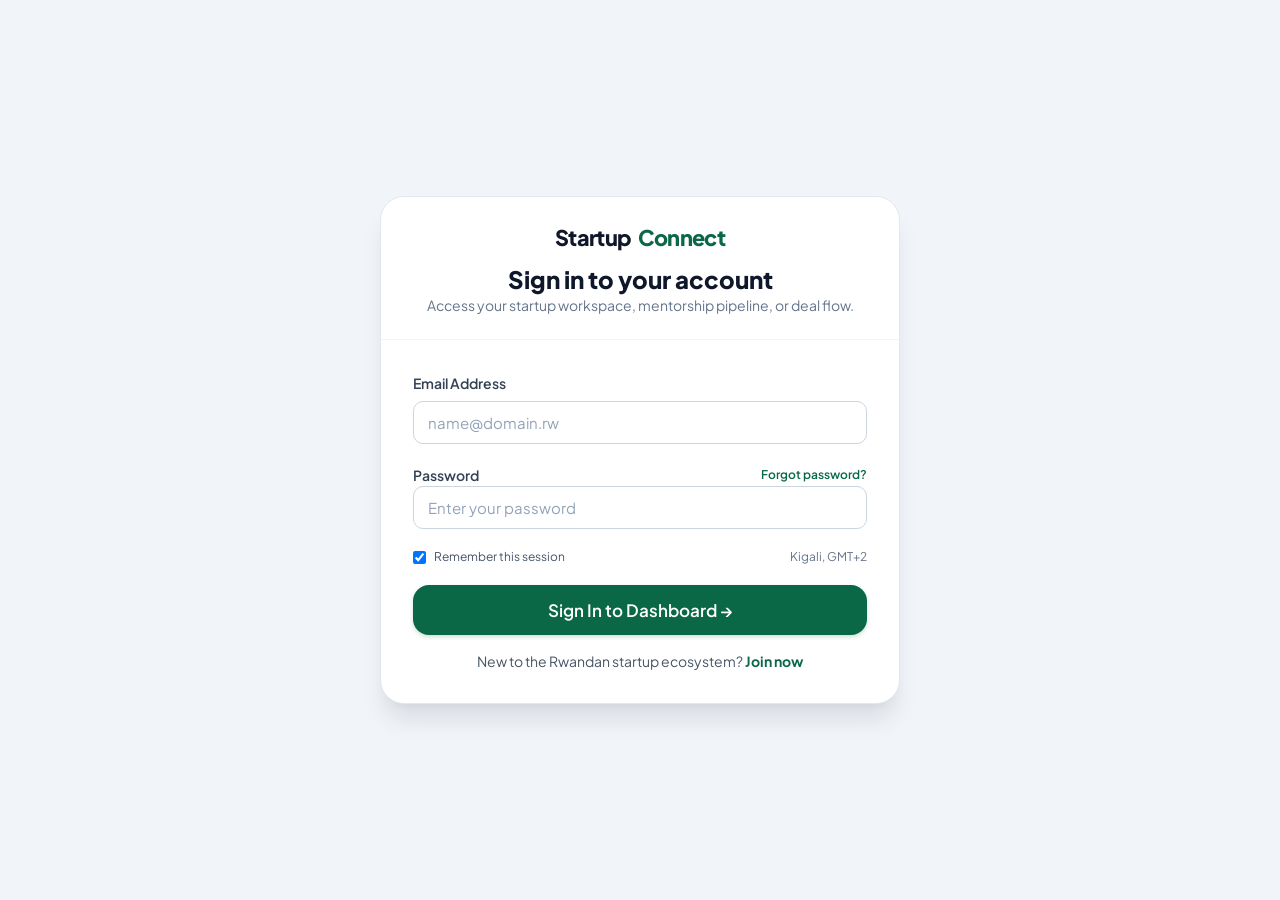
<file: dashboard-investor.html>
<!DOCTYPE html>
<html lang="en">
<head>
  <meta charset="UTF-8">
  <meta name="viewport" content="width=device-width, initial-scale=1.0">
  <title>Investor Deal Flow | Startup Connect Rwanda</title>
  <link rel="preconnect" href="https://fonts.googleapis.com">
  <link rel="preconnect" href="https://fonts.gstatic.com" crossorigin>
  <link href="https://fonts.googleapis.com/css2?family=Plus+Jakarta+Sans:wght@400;500;600;700;800&display=swap" rel="stylesheet">
  <link rel="stylesheet" href="static/css/style.css">
  <link rel="icon" href="data:image/svg+xml,<svg xmlns='http://www.w3.org/2000/svg' viewBox='0 0 100 100'><circle cx='50' cy='50' r='48' fill='%230a6847'/><text x='50' y='64' font-size='44' font-family='sans-serif' font-weight='bold' fill='white' text-anchor='middle'>SC</text></svg>">
</head>
<body>

  <div class="dashboard-layout">
    <!-- Sidebar -->
    <aside class="app-sidebar">
      <div class="sidebar-header">
        <a href="index.html" class="brand-logo">
          <div class="brand-text">Startup<span>Connect</span></div>
        </a>
      </div>

      <div class="sidebar-user-card">
        <div class="user-avatar investor" id="sidebar-investor-avatar">DK</div>
        <div class="user-meta">
          <div class="user-name" id="sidebar-investor-name">David Kwizera</div>
          <div class="user-role-badge" style="color: var(--slate-900);">Partner &bull; Kigali Impact Angels</div>
        </div>
      </div>

      <nav class="sidebar-nav">
        <div class="nav-section-title">Deal Pipeline</div>
        <a href="dashboard-investor.html" class="sidebar-item active">
          <svg width="18" height="18" viewBox="0 0 24 24" fill="none" stroke="currentColor" stroke-width="2" stroke-linecap="round" stroke-linejoin="round"><rect x="2" y="7" width="20" height="14" rx="2" ry="2"></rect><path d="M16 21V5a2 2 0 0 0-2-2h-4a2 2 0 0 0-2 2v16"></path></svg> Deal Flow Command
        </a>
        <a href="#pipeline-section" class="sidebar-item">
          <svg width="18" height="18" viewBox="0 0 24 24" fill="none" stroke="currentColor" stroke-width="2" stroke-linecap="round" stroke-linejoin="round"><polyline points="23 6 13.5 15.5 8.5 10.5 1 18"></polyline><polyline points="17 6 23 6 23 12"></polyline></svg> Active Expressed Interests
        </a>
        <div class="nav-section-title">Discovery & Connections</div>
        <a href="directory.html" class="sidebar-item">
          <svg width="18" height="18" viewBox="0 0 24 24" fill="none" stroke="currentColor" stroke-width="2" stroke-linecap="round" stroke-linejoin="round"><circle cx="11" cy="11" r="8"></circle><line x1="21" y1="21" x2="16.65" y2="16.65"></line></svg> Vetted Startup Roster
        </a>
        <a href="connections.html" class="sidebar-item">
          <svg width="18" height="18" viewBox="0 0 24 24" fill="none" stroke="currentColor" stroke-width="2" stroke-linecap="round" stroke-linejoin="round"><path d="M16 21v-2a4 4 0 0 0-4-4H5a4 4 0 0 0-4 4v2"></path><circle cx="8.5" cy="7" r="4"></circle><polyline points="17 11 19 13 23 9"></polyline></svg> Pitches & Introductions
        </a>

        <div class="nav-section-title">Syndicate Tools</div>
        <a href="#" class="sidebar-item" onclick="filterWatchlist(); return false;">
          <svg width="18" height="18" viewBox="0 0 24 24" fill="none" stroke="currentColor" stroke-width="2" stroke-linecap="round" stroke-linejoin="round"><polygon points="12 2 15.09 8.26 22 9.27 17 14.14 18.18 21.02 12 17.77 5.82 21.02 7 14.14 2 9.27 8.91 8.26 12 2"></polygon></svg> Saved Watchlist
        </a>
        <a href="javascript:void(0)" onclick="openEditInvestorModal()" class="sidebar-item">
          <svg width="18" height="18" viewBox="0 0 24 24" fill="none" stroke="currentColor" stroke-width="2" stroke-linecap="round" stroke-linejoin="round"><circle cx="12" cy="12" r="3"></circle><path d="M19.4 15a1.65 1.65 0 0 0 .33 1.82l.06.06a2 2 0 0 1 0 2.83 2 2 0 0 1-2.83 0l-.06-.06a1.65 1.65 0 0 0-1.82-.33 1.65 1.65 0 0 0-1 1.51V21a2 2 0 0 1-2 2 2 2 0 0 1-2-2v-.09A1.65 1.65 0 0 0 9 19.4a1.65 1.65 0 0 0-1.82.33l-.06.06a2 2 0 0 1-2.83 0 2 2 0 0 1 0-2.83l.06-.06a1.65 1.65 0 0 0 .33-1.82 1.65 1.65 0 0 0-1.51-1H3a2 2 0 0 1-2-2 2 2 0 0 1 2-2h.09A1.65 1.65 0 0 0 4.6 9a1.65 1.65 0 0 0-.33-1.82l-.06-.06a2 2 0 0 1 0-2.83 2 2 0 0 1 2.83 0l.06.06a1.65 1.65 0 0 0 1.82.33H9a1.65 1.65 0 0 0 1-1.51V3a2 2 0 0 1 2-2 2 2 0 0 1 2 2v.09a1.65 1.65 0 0 0 1 1.51 1.65 1.65 0 0 0 1.82-.33l.06-.06a2 2 0 0 1 2.83 0 2 2 0 0 1 0 2.83l-.06.06a1.65 1.65 0 0 0-.33 1.82V9a1.65 1.65 0 0 0 1.51 1H21a2 2 0 0 1 2 2 2 2 0 0 1-2 2h-.09a1.65 1.65 0 0 0-1.51 1z"></path></svg> Edit Profile
        </a>
      </nav>

      <div class="sidebar-footer">
        <div class="flex items-center justify-between">
          <div class="text-xs text-muted">Role: <strong id="sidebar-role-label">Investor</strong></div>
          <button onclick="window.app.logout()" class="btn btn-outline btn-sm" style="font-size: 0.75rem; padding: 0.25rem 0.5rem;">Sign Out</button>
        </div>
      </div>
    </aside>

    <!-- Main Content Area -->
    <main class="app-main">
      <header class="app-header">
        <div class="flex items-center gap-4">
          <button id="mobile-menu-toggle" class="btn btn-icon btn-light" style="display: none;"><svg width="18" height="18" viewBox="0 0 24 24" fill="none" stroke="currentColor" stroke-width="2" stroke-linecap="round" stroke-linejoin="round"><line x1="3" y1="12" x2="21" y2="12"></line><line x1="3" y1="6" x2="21" y2="6"></line><line x1="3" y1="18" x2="21" y2="18"></line></svg></button>
          <div class="header-search">
            <span class="search-icon"><svg width="15" height="15" viewBox="0 0 24 24" fill="none" stroke="currentColor" stroke-width="2" stroke-linecap="round" stroke-linejoin="round"><circle cx="11" cy="11" r="8"></circle><line x1="21" y1="21" x2="16.65" y2="16.65"></line></svg></span>
            <input type="text" id="investor-deal-search" placeholder="Search startups, ARR, sectors, regions...">
          </div>
        </div>

        <div class="header-actions">
          <button class="btn btn-outline btn-sm" onclick="openEditInvestorModal()" data-tooltip="Update ticket size and thesis">
            Edit Profile
          </button>
          <button class="btn btn-primary btn-sm" id="ticket-pill-btn" onclick="alert('Syndicate check size: $25,000 - $150,000 (Active)');">
            Check: $25k - $150k
          </button>
          <button onclick="window.app.logout()" class="btn btn-outline btn-sm">Sign Out</button>
        </div>
      </header>

      <div class="app-content">
        <!-- Top Welcome -->
        <div class="flex items-center justify-between mb-6 flex-wrap gap-4">
          <div>
            <h1 class="text-2xl font-extrabold text-slate-900">Curated Deal Flow Pipeline</h1>
            <p class="text-sm text-muted">Vetted early-stage ventures in Rwanda and East Africa actively raising capital.</p>
          </div>
          <div class="flex gap-2 items-center flex-wrap">
            <span class="badge badge-primary">Seed & Pre-seed Focus</span>
            <span class="badge badge-region" id="investor-region-badge">Kigali</span>
            <span class="badge badge-success">High Job Impact</span>
          </div>
        </div>

        <!-- Pipeline Stats (NFR 7 Real-time Statistics) -->
        <div class="grid grid-cols-4 gap-4 mb-6">
          <div class="stat-card" data-tooltip="Total early-stage deals reviewed in Rwanda">
            <div class="stat-val" id="stat-deals-reviewed">160 Deals</div>
            <div class="stat-label">Reviewed in 2026</div>
          </div>

          <div class="stat-card" data-tooltip="Active ventures currently in deep due diligence">
            <div class="stat-val" id="stat-due-diligence">4 Active</div>
            <div class="stat-label">In Due Diligence</div>
          </div>

          <div class="stat-card" data-tooltip="Total capital expressed by your syndicate across deals">
            <div class="stat-val" id="stat-capital-expressed">$85,000</div>
            <div class="stat-label">Capital Expressed</div>
          </div>

          <div class="stat-card" data-tooltip="Verified youth jobs created by portfolio ventures">
            <div class="stat-val" id="stat-portfolio-jobs">840 Jobs</div>
            <div class="stat-label">Portfolio Youth Jobs</div>
          </div>
        </div>

        <!-- =========================================================================
             SRS Investment Interests Tracking (Class Diagram Page 12, 13)
             ========================================================================= -->
        <div class="card mb-6" id="pipeline-section" style="border-top: 3px solid var(--primary);">
          <div class="card-header">
            <div>
              <div class="flex items-center gap-2">
                <span class="badge badge-primary">Investment Pipeline</span>
                <span class="text-xs text-muted">Expressed Investment Interests & Due Diligence Sprints</span>
              </div>
              <h3 class="text-base font-bold text-slate-900 mt-1">My Active Investment Expressions</h3>
            </div>
            <span class="badge badge-success">Binding Term Sheets</span>
          </div>
          <div class="card-body" style="padding: 0;">
            <table class="connection-table">
              <thead>
                <tr>
                  <th>Venture</th>
                  <th>Check Size Expressed</th>
                  <th>Investment Thesis / Note</th>
                  <th>Status</th>
                  <th>Date</th>
                  <th style="text-align: right;">Update Pipeline</th>
                </tr>
              </thead>
              <tbody id="investor-interests-table">
                <!-- Injected via JS -->
              </tbody>
            </table>
          </div>
        </div>

        <!-- Deal Flow Directory with Sector & Region Filtering (SRS FR 3.1 & Page 9) -->
        <div class="filter-bar">
          <div class="flex items-center justify-between flex-wrap gap-4 mb-3">
            <div class="flex items-center gap-2 flex-wrap">
              <span class="text-xs font-bold text-slate-500 uppercase">Sector Filter:</span>
              <button class="filter-pill active" data-sector="All">All Sectors</button>
              <button class="filter-pill" data-sector="AgriTech">AgriTech</button>
              <button class="filter-pill" data-sector="FinTech">FinTech</button>
              <button class="filter-pill" data-sector="GreenTech / CleanEnergy">CleanEnergy</button>
              <button class="filter-pill" data-sector="HealthTech">HealthTech</button>
              <button class="filter-pill" data-sector="Mobility">Mobility</button>
            </div>

            <div class="flex items-center gap-2">
              <label class="text-xs font-bold text-slate-500">Stage:</label>
              <select id="stage-filter-select" class="form-control form-select" style="padding: 0.35rem 2rem 0.35rem 0.75rem; font-size: 0.8125rem; width: auto;">
                <option value="All">All Stages</option>
                <option value="Pre-seed">Pre-seed</option>
                <option value="Seed">Seed</option>
                <option value="Series A">Series A</option>
              </select>
            </div>
          </div>

          <!-- Region Pills (SRS Page 9: Region Filter) -->
          <div class="flex items-center gap-2 flex-wrap pt-2" style="border-top: 1px solid var(--slate-100);">
            <span class="text-xs font-bold text-slate-400 uppercase">Rwandan Region:</span>
            <button class="filter-pill region-pill active" data-region="All">All Regions</button>
            <button class="filter-pill region-pill" data-region="Kigali">Kigali</button>
            <button class="filter-pill region-pill" data-region="Northern Province">Northern Province</button>
            <button class="filter-pill region-pill" data-region="Southern Province">Southern Province</button>
            <button class="filter-pill region-pill" data-region="Western Province">Western Province</button>
            <button class="filter-pill region-pill" data-region="Eastern Province">Eastern Province</button>
          </div>
        </div>

        <!-- Curated Deals Cards Grid -->
        <div class="grid grid-cols-3 gap-6 mb-8" id="deals-grid">
          <!-- Populated by JS -->
        </div>

      </div>
    </main>
  </div>

  <!-- Express Investment Interest Modal (SRS Use Case Page 9 & Class Diagram Page 12) -->
  <div class="modal-backdrop" id="express-interest-modal">
    <div class="modal-box">
      <div class="modal-header">
        <div>
          <span class="badge badge-primary mb-1">Investment Expression</span>
          <h3 class="text-lg font-bold text-slate-900" id="interest-modal-title">Express Investment Interest</h3>
        </div>
        <button class="btn btn-icon btn-light" onclick="window.app.closeModal('express-interest-modal')">&times;</button>
      </div>
      <form id="express-interest-form">
        <input type="hidden" id="interest-startup-id">
        <div class="modal-body">
          <div class="p-3 mb-4 flex items-center justify-between" style="background: var(--slate-50); border: 1px solid var(--slate-200); border-radius: var(--radius-md);">
            <div>
              <div class="font-bold text-sm text-slate-900" id="interest-startup-name">Kigali Fresh Logistics</div>
              <div class="text-xs text-muted" id="interest-startup-meta">AgriTech &bull; Musanze / Kigali</div>
            </div>
            <div class="text-right">
              <div class="text-xs text-muted">Target Ask</div>
              <div class="text-sm font-extrabold text-primary" id="interest-startup-ask">$150,000</div>
            </div>
          </div>

          <div class="form-group">
            <label class="form-label">Check Size to Express (USD) <span class="required">*</span></label>
            <input type="number" id="interest-amount" class="form-control" value="50000" min="5000" step="5000" required>
            <span class="form-hint">Syndicate check range: $25k to $150k</span>
          </div>

          <div class="form-group">
            <label class="form-label">Investment Thesis & Initial Terms Note <span class="required">*</span></label>
            <textarea id="interest-note" class="form-control" rows="3" placeholder="Describe syndication interest, due diligence prerequisites, or strategic value for Rwanda..." required>Interested in co-leading the round. Unit economics and youth employment metrics align with our thesis.</textarea>
          </div>
        </div>
        <div class="modal-footer">
          <button type="button" class="btn btn-outline" onclick="window.app.closeModal('express-interest-modal')">Cancel</button>
          <button type="submit" class="btn btn-primary">Transmit Investment Expression &rarr;</button>
        </div>
      </form>
    </div>
  </div>

  <!-- Quick Pitch Modal -->
  <div class="modal-backdrop" id="deal-detail-modal">
    <div class="modal-box" style="max-width: 680px;">
      <div class="modal-header">
        <div>
          <h3 class="text-lg font-bold text-slate-900" id="modal-startup-name">Startup Name</h3>
          <p class="text-xs text-muted" id="modal-startup-meta">AgriTech • Kigali, Rwanda</p>
        </div>
        <button class="btn btn-icon btn-light" onclick="window.app.closeModal('deal-detail-modal')">&times;</button>
      </div>
      <div class="modal-body">
        <div class="mb-4">
          <span class="text-xs font-bold text-slate-400 uppercase">Executive Summary</span>
          <p class="text-sm text-slate-700 mt-1 leading-relaxed" id="modal-startup-desc"></p>
        </div>

        <div class="grid grid-cols-3 gap-4 p-4 mb-4" style="background-color: var(--slate-50); border: 1px solid var(--slate-200); border-radius: var(--radius-md);">
          <div>
            <div class="text-xs text-muted">Round Ask</div>
            <div class="text-base font-extrabold text-primary" id="modal-startup-ask">$150,000</div>
          </div>
          <div>
            <div class="text-xs text-muted">MRR / Revenue</div>
            <div class="text-base font-extrabold text-slate-900" id="modal-startup-mrr">$18,500/mo</div>
          </div>
          <div>
            <div class="text-xs text-muted">Youth Jobs</div>
            <div class="text-base font-extrabold text-slate-900" id="modal-startup-jobs">42 Created</div>
          </div>
        </div>

        <div class="flex items-center justify-between p-3" style="background: var(--slate-100); border-radius: var(--radius-md);">
          <div class="flex items-center gap-2">
            <svg width="18" height="18" viewBox="0 0 24 24" fill="none" stroke="currentColor" stroke-width="2"><path d="M14 2H6a2 2 0 0 0-2 2v16a2 2 0 0 0 2 2h12a2 2 0 0 0 2-2V8z"></path><polyline points="14 2 14 8 20 8"></polyline></svg>
            <span class="text-xs font-semibold text-slate-800">Pitch Deck & Verified Metrics</span>
          </div>
          <button class="btn btn-primary btn-sm" onclick="alert('Pitch deck viewer simulated.');">Open Deck</button>
        </div>
      </div>
      <div class="modal-footer">
        <button type="button" class="btn btn-outline" id="modal-toggle-watch-btn">Bookmark</button>
        <button type="button" class="btn btn-primary" id="modal-express-interest-btn">Express Investment Interest</button>
      </div>
    </div>
  </div>

  <!-- FR 2.2: Edit Investor Profile Modal -->
  <div class="modal-backdrop" id="edit-investor-modal">
    <div class="modal-box">
      <div class="modal-header">
        <div>
          <span class="badge badge-primary mb-1">Profile Management</span>
          <h3 class="text-lg font-bold text-slate-900">Edit Investor Syndicate Profile</h3>
        </div>
        <button class="btn btn-icon btn-light" onclick="window.app.closeModal('edit-investor-modal')">&times;</button>
      </div>
      <form id="edit-investor-form">
        <div class="modal-body">
          <div class="grid grid-cols-2 gap-4">
            <div class="form-group">
              <label class="form-label">Full Name <span class="required">*</span></label>
              <input type="text" id="inv-name" class="form-control" required>
            </div>
            <div class="form-group">
              <label class="form-label">Email Address <span class="required">*</span></label>
              <input type="email" id="inv-email" class="form-control" required>
            </div>
          </div>

          <div class="grid grid-cols-2 gap-4">
            <div class="form-group">
              <label class="form-label">Syndicate / Fund Name</label>
              <input type="text" id="inv-firm" class="form-control">
            </div>
            <div class="form-group">
              <label class="form-label">Administrative Region</label>
              <select id="inv-region" class="form-control form-select">
                <option value="Kigali">Kigali</option>
                <option value="Northern Province">Northern Province</option>
                <option value="Southern Province">Southern Province</option>
                <option value="Western Province">Western Province</option>
                <option value="Eastern Province">Eastern Province</option>
              </select>
            </div>
          </div>

          <div class="grid grid-cols-2 gap-4">
            <div class="form-group">
              <label class="form-label">Min Ticket (USD)</label>
              <input type="number" id="inv-tmin" class="form-control">
            </div>
            <div class="form-group">
              <label class="form-label">Max Ticket (USD)</label>
              <input type="number" id="inv-tmax" class="form-control">
            </div>
          </div>

          <div class="form-group">
            <label class="form-label">Investment Thesis & Bio</label>
            <textarea id="inv-bio" class="form-control" rows="2"></textarea>
          </div>

          <div class="p-3 mb-2" style="background: var(--slate-50); border: 1px solid var(--slate-200); border-radius: var(--radius-md);">
            <div class="text-xs font-bold text-slate-700 mb-2">Change Password</div>
            <div class="grid grid-cols-2 gap-3">
              <input type="password" id="inv-new-pass" class="form-control" placeholder="New Password">
              <input type="password" id="inv-confirm-pass" class="form-control" placeholder="Confirm Password">
            </div>
          </div>
        </div>
        <div class="modal-footer">
          <button type="button" class="btn btn-outline" onclick="window.app.closeModal('edit-investor-modal')">Cancel</button>
          <button type="submit" class="btn btn-primary">Save Changes &rarr;</button>
        </div>
      </form>
    </div>
  </div>

  <script src="static/js/data.js"></script>
  <script src="static/js/app.js"></script>
  <script>
    let currentSector = "All";
    let currentStage = "All";
    let currentRegion = "All";
    let activeStartupId = null;

    function openEditInvestorModal() {
      const user = window.app.currentUser;
      const inv = window.app.getInvestorById(user.id);
      document.getElementById("inv-name").value = user.name || "";
      document.getElementById("inv-email").value = user.email || "";
      document.getElementById("inv-region").value = user.region || "Kigali";
      document.getElementById("inv-firm").value = (inv ? inv.firm : (user.title || ""));
      document.getElementById("inv-tmin").value = (inv ? inv.ticketMin : 25000);
      document.getElementById("inv-tmax").value = (inv ? inv.ticketMax : 150000);
      document.getElementById("inv-bio").value = user.bio || (inv ? inv.bio : "");
      window.app.openModal("edit-investor-modal");
    }

    function openExpressInterestModal(startupId) {
      const s = window.app.getStartupById(startupId);
      if (!s) return;
      document.getElementById("interest-startup-id").value = s.id;
      document.getElementById("interest-startup-name").textContent = s.name;
      document.getElementById("interest-startup-meta").textContent = `${s.sector} • ${s.region || s.location}`;
      document.getElementById("interest-startup-ask").textContent = formatRwf(s.capitalSeeking);
      window.app.openModal("express-interest-modal");
    }

    document.addEventListener("DOMContentLoaded", () => {
      if (!window.app.requireAuth("investor")) return;
      const user = window.app.currentUser;
      const inv = window.app.getInvestorById(user.id);

      if (document.getElementById("sidebar-investor-avatar")) {
        document.getElementById("sidebar-investor-avatar").textContent = user.avatar || "DK";
      }
      if (document.getElementById("sidebar-investor-name")) {
        document.getElementById("sidebar-investor-name").textContent = user.name || "Investor";
      }
      if (document.getElementById("investor-region-badge")) {
        document.getElementById("investor-region-badge").textContent = `${user.region || 'Kigali'}`;
      }

      // Sync NFR 7 Real-time Stats
      const isDemo = user.id === "investor-1";
      const stats = window.app.getLiveStats(user);
      if (stats) {
        document.getElementById("stat-deals-reviewed").textContent = `${stats.dealsReviewed} Deals`;
        document.getElementById("stat-capital-expressed").textContent = formatRwf(stats.capitalCommitted);
        const ddEl = document.getElementById("stat-due-diligence");
        if (ddEl) ddEl.textContent = `${stats.inDueDiligence} Active`;
        const jobsEl = document.getElementById("stat-portfolio-jobs");
        if (jobsEl) jobsEl.textContent = isDemo ? "840 Jobs" : "0 Jobs";
        if (document.getElementById("investor-interests-badge")) {
          document.getElementById("investor-interests-badge").textContent = stats.activeInterestsCount;
        }
      }

      // 1. Render Expressed Investment Interests Pipeline
      const tableBody = document.getElementById("investor-interests-table");
      function renderInterestsTable() {
        if (!tableBody) return;
        const myInterests = window.app.state.investmentInterests.filter(i => i.investorId === user.id);

        if (myInterests.length === 0) {
          tableBody.innerHTML = `<tr><td colspan="6" class="text-center p-4 text-xs text-muted">No investment interests expressed yet.</td></tr>`;
          return;
        }

        tableBody.innerHTML = myInterests.map(item => `
          <tr>
            <td>
              <div class="font-bold text-slate-900">${item.startupName}</div>
              <div class="text-xs text-muted">Founder: ${item.founderName}</div>
            </td>
            <td><span class="font-extrabold text-primary">${formatRwf(item.amount)}</span></td>
            <td><p class="text-xs text-slate-600" style="max-width: 280px;">"${item.note}"</p></td>
            <td><span class="badge ${item.status === 'Term Sheet Offered' ? 'badge-success' : 'badge-warning'}">${item.status}</span></td>
            <td class="text-xs text-muted">${item.dateSubmitted}</td>
            <td style="text-align: right;">
              <select class="form-control form-select" style="font-size: 0.75rem; padding: 0.2rem 1.5rem 0.2rem 0.5rem; width: auto; display: inline-block;" onchange="updateInterestStatus('${item.id}', this.value)">
                <option value="Expressed" ${item.status === 'Expressed' ? 'selected' : ''}>Expressed</option>
                <option value="In Due Diligence" ${item.status === 'In Due Diligence' ? 'selected' : ''}>In Due Diligence</option>
                <option value="Term Sheet Offered" ${item.status === 'Term Sheet Offered' ? 'selected' : ''}>Term Sheet Offered</option>
                <option value="Passed" ${item.status === 'Passed' ? 'selected' : ''}>Passed</option>
              </select>
            </td>
          </tr>
        `).join("");
      }
      renderInterestsTable();

      window.updateInterestStatus = function(id, val) {
        window.app.updateInvestmentInterestStatus(id, val);
        renderInterestsTable();
      };

      // 2. Render Curated Deals Grid
      const dealsGrid = document.getElementById("deals-grid");
      const searchInput = document.getElementById("investor-deal-search");
      const sectorPills = document.querySelectorAll(".filter-pill:not(.region-pill)");
      const regionPills = document.querySelectorAll(".region-pill");
      const stageSelect = document.getElementById("stage-filter-select");
      const watchlistCount = document.getElementById("watchlist-count");

      function updateWatchlistCount() {
        if (watchlistCount) {
          watchlistCount.textContent = window.app.savedDeals.length;
        }
      }

      function renderDeals() {
        if (!dealsGrid) return;
        const query = searchInput ? searchInput.value.toLowerCase() : "";

        const filtered = window.app.state.startups.filter(s => {
          const matchSector = currentSector === "All" || s.sector.includes(currentSector) || currentSector.includes(s.sector);
          const matchStage = currentStage === "All" || s.stage === currentStage;
          const matchRegion = currentRegion === "All" || (s.region && s.region === currentRegion) || (s.location && s.location.includes(currentRegion));
          const matchQuery = !query || s.name.toLowerCase().includes(query) || s.description.toLowerCase().includes(query) || (s.region && s.region.toLowerCase().includes(query));
          return matchSector && matchStage && matchRegion && matchQuery;
        });

        if (filtered.length === 0) {
          dealsGrid.innerHTML = `
            <div class="card p-8 text-center" style="grid-column: 1 / -1;">
              <div style="margin-bottom: 0.5rem; display: flex; justify-content: center; color: var(--slate-400);"><svg width="22" height="22" viewBox="0 0 24 24" fill="none" stroke="currentColor" stroke-width="2" stroke-linecap="round" stroke-linejoin="round"><circle cx="11" cy="11" r="8"></circle><line x1="21" y1="21" x2="16.65" y2="16.65"></line></svg></div>
              <h3 class="text-lg font-bold text-slate-900">No matching ventures found</h3>
              <p class="text-sm text-muted">Try resetting your sector or regional filters to view more Rwandan startups.</p>
            </div>
          `;
          return;
        }

        dealsGrid.innerHTML = filtered.map(s => {
          const isSaved = window.app.isDealSaved(s.id);
          return `
            <div class="profile-card">
              <div class="profile-header">
                <div class="profile-title-area">
                  <div class="flex items-center justify-between">
                    <span class="badge badge-primary">${s.sector}</span>
                    <button class="btn btn-icon btn-light" style="width: 1.75rem; height: 1.75rem; border: none;" onclick="toggleWatch('${s.id}')">
                      ${isSaved ? '&bull;' : 'o'}
                    </button>
                  </div>
                  <h3 class="profile-name mt-1">${s.name}</h3>
                  <div class="profile-subtitle">${s.location} &bull; <span class="badge-region">${s.region || 'Rwanda'}</span></div>
                </div>
              </div>

              <p class="profile-bio">${s.description}</p>

              <div class="profile-meta-grid">
                <div class="meta-item">
                  <span class="meta-label">Seeking Round</span>
                  <span class="meta-val text-primary">${formatRwf(s.capitalSeeking)}</span>
                </div>
                <div class="meta-item">
                  <span class="meta-label">Monthly Revenue</span>
                  <span class="meta-val">${formatRwf(s.monthlyRevenue)}</span>
                </div>
                <div class="meta-item">
                  <span class="meta-label">Youth Jobs Created</span>
                  <span class="meta-val">${s.youthJobsCreated}</span>
                </div>
                <div class="meta-item">
                  <span class="meta-label">Team Size</span>
                  <span class="meta-val">${s.teamSize} members</span>
                </div>
              </div>

              <div class="flex gap-2 mt-auto">
                <button class="btn btn-outline btn-sm flex-1" onclick="viewStartupDetail('${s.id}')">
                  Full Pitch
                </button>
                <button class="btn btn-primary btn-sm" onclick="openExpressInterestModal('${s.id}')">
                  Express Interest
                </button>
              </div>
            </div>
          `;
        }).join("");

        updateWatchlistCount();
      }

      window.toggleWatch = function(id) {
        window.app.toggleSaveDeal(id);
        renderDeals();
      };

      window.viewStartupDetail = function(id) {
        const s = window.app.getStartupById(id);
        if (!s) return;
        activeStartupId = id;

        document.getElementById("modal-logo").textContent = s.logo;
        document.getElementById("modal-startup-name").textContent = s.name;
        document.getElementById("modal-startup-meta").textContent = `${s.sector} • ${s.region || s.location} • Founder: ${s.founderName}`;
        document.getElementById("modal-startup-desc").textContent = s.description;
        document.getElementById("modal-startup-ask").textContent = formatRwf(s.capitalSeeking);
        document.getElementById("modal-startup-mrr").textContent = formatRwf(s.monthlyRevenue) + "/mo";
        document.getElementById("modal-startup-jobs").textContent = s.youthJobsCreated + " Created";

        const watchBtn = document.getElementById("modal-toggle-watch-btn");
        const isSaved = window.app.isDealSaved(s.id);
        watchBtn.textContent = isSaved ? "Saved in Watchlist" : "Add to Watchlist";
        
        watchBtn.onclick = () => {
          const nowSaved = window.app.toggleSaveDeal(s.id);
          watchBtn.textContent = nowSaved ? "Saved in Watchlist" : "Add to Watchlist";
          renderDeals();
        };

        const interestBtn = document.getElementById("modal-express-interest-btn");
        interestBtn.onclick = () => {
          window.app.closeModal("deal-detail-modal");
          openExpressInterestModal(s.id);
        };

        window.app.openModal("deal-detail-modal");
      };

      window.filterWatchlist = function() {
        const savedIds = window.app.savedDeals;
        dealsGrid.innerHTML = window.app.state.startups
          .filter(s => savedIds.includes(s.id))
          .map(s => `
            <div class="profile-card">
              <div class="profile-header">
                <div class="profile-title-area">
                  <span class="badge badge-primary">${s.sector}</span>
                  <h3 class="profile-name mt-1">${s.name}</h3>
                  <div class="profile-subtitle">Watchlist Item</div>
                </div>
              </div>
              <p class="profile-bio">${s.description}</p>
              <div class="flex gap-2 mt-auto">
                <button class="btn btn-outline btn-sm flex-1" onclick="viewStartupDetail('${s.id}')">Review</button>
                <button class="btn btn-danger btn-sm" onclick="toggleWatch('${s.id}')">Remove</button>
              </div>
            </div>
          `).join("");
      };

      sectorPills.forEach(pill => {
        pill.addEventListener("click", () => {
          sectorPills.forEach(p => p.classList.remove("active"));
          pill.classList.add("active");
          currentSector = pill.dataset.sector;
          renderDeals();
        });
      });

      regionPills.forEach(pill => {
        pill.addEventListener("click", () => {
          regionPills.forEach(p => p.classList.remove("active"));
          pill.classList.add("active");
          currentRegion = pill.dataset.region;
          renderDeals();
        });
      });

      if (stageSelect) {
        stageSelect.addEventListener("change", (e) => {
          currentStage = e.target.value;
          renderDeals();
        });
      }

      if (searchInput) {
        searchInput.addEventListener("input", () => renderDeals());
      }

      // Handle Express Interest Form (SRS Investment Workflow)
      const interestForm = document.getElementById("express-interest-form");
      if (interestForm) {
        interestForm.addEventListener("submit", (e) => {
          e.preventDefault();
          window.app.expressInvestmentInterest({
            startupId: document.getElementById("interest-startup-id").value,
            amount: document.getElementById("interest-amount").value,
            note: document.getElementById("interest-note").value
          });
          window.app.closeModal("express-interest-modal");
          renderInterestsTable();
        });
      }

      // Handle Edit Investor Form (FR 2.2)
      const editForm = document.getElementById("edit-investor-form");
      if (editForm) {
        editForm.addEventListener("submit", (e) => {
          e.preventDefault();
          const newPass = document.getElementById("inv-new-pass").value;
          const confirmPass = document.getElementById("inv-confirm-pass").value;
          if (newPass && newPass !== confirmPass) {
            window.app.showToast("Passwords do not match!", "danger");
            return;
          }

          window.app.updateUserProfile({
            name: document.getElementById("inv-name").value,
            email: document.getElementById("inv-email").value,
            title: document.getElementById("inv-firm").value,
            region: document.getElementById("inv-region").value,
            ticketMin: Number(document.getElementById("inv-tmin").value),
            ticketMax: Number(document.getElementById("inv-tmax").value),
            bio: document.getElementById("inv-bio").value
          });

          window.app.closeModal("edit-investor-modal");
          setTimeout(() => window.location.reload(), 400);
        });
      }

      renderDeals();
    });
  </script>
</body>
</html>
</file>
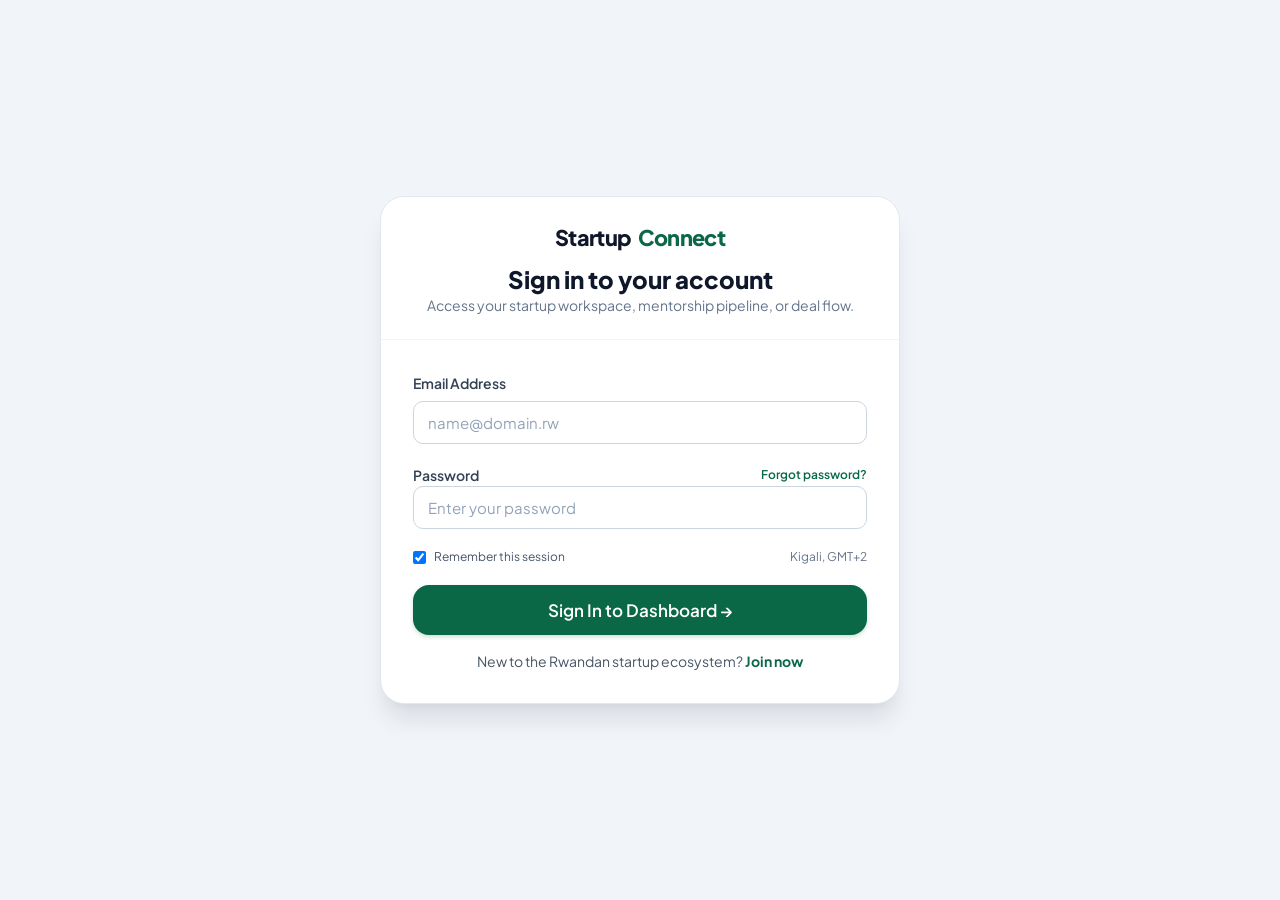
<file: dashboard-mentor.html>
<!DOCTYPE html>
<html lang="en">
<head>
  <meta charset="UTF-8">
  <meta name="viewport" content="width=device-width, initial-scale=1.0">
  <title>Mentor Portal | Startup Connect Rwanda</title>
  <link rel="preconnect" href="https://fonts.googleapis.com">
  <link rel="preconnect" href="https://fonts.gstatic.com" crossorigin>
  <link href="https://fonts.googleapis.com/css2?family=Plus+Jakarta+Sans:wght@400;500;600;700;800&display=swap" rel="stylesheet">
  <link rel="stylesheet" href="static/css/style.css">
  <link rel="icon" href="data:image/svg+xml,<svg xmlns='http://www.w3.org/2000/svg' viewBox='0 0 100 100'><circle cx='50' cy='50' r='48' fill='%230a6847'/><text x='50' y='64' font-size='44' font-family='sans-serif' font-weight='bold' fill='white' text-anchor='middle'>SC</text></svg>">
</head>
<body>

  <div class="dashboard-layout">
    <!-- Sidebar -->
    <aside class="app-sidebar">
      <div class="sidebar-header">
        <a href="index.html" class="brand-logo">
          <div class="brand-text">Startup<span>Connect</span></div>
        </a>
      </div>

      <div class="sidebar-user-card">
        <div class="user-avatar mentor" id="sidebar-mentor-avatar">AU</div>
        <div class="user-meta">
          <div class="user-name" id="sidebar-mentor-name">Dr. Aline Umutoni</div>
          <div class="user-role-badge" style="color: var(--secondary);">Mentor &bull; Product & FinTech</div>
        </div>
      </div>

      <nav class="sidebar-nav">
        <div class="nav-section-title">Mentorship Workspace</div>
        <a href="dashboard-mentor.html" class="sidebar-item active">
          <svg width="18" height="18" viewBox="0 0 24 24" fill="none" stroke="currentColor" stroke-width="2" stroke-linecap="round" stroke-linejoin="round"><circle cx="12" cy="12" r="10"></circle><polygon points="16.24 7.76 14.12 14.12 7.76 16.24 9.88 9.88 16.24 7.76"></polygon></svg> Mentor Overview
        </a>
        <a href="#mreq-section" class="sidebar-item">
          <svg width="18" height="18" viewBox="0 0 24 24" fill="none" stroke="currentColor" stroke-width="2" stroke-linecap="round" stroke-linejoin="round"><path d="M4 4h16c1.1 0 2 .9 2 2v12c0 1.1-.9 2-2 2H4c-1.1 0-2-.9-2-2V6c0-1.1.9-2 2-2z"></path><polyline points="22,6 12,13 2,6"></polyline></svg> Incoming Applications
        </a>
        <a href="#sessions-section" class="sidebar-item">
          <svg width="18" height="18" viewBox="0 0 24 24" fill="none" stroke="currentColor" stroke-width="2" stroke-linecap="round" stroke-linejoin="round"><rect x="3" y="4" width="18" height="18" rx="2" ry="2"></rect><line x1="16" y1="2" x2="16" y2="6"></line><line x1="8" y1="2" x2="8" y2="6"></line><line x1="3" y1="10" x2="21" y2="10"></line></svg> Scheduled Sprints
        </a>
        <div class="nav-section-title">Discovery & Connections</div>
        <a href="directory.html" class="sidebar-item">
          <svg width="18" height="18" viewBox="0 0 24 24" fill="none" stroke="currentColor" stroke-width="2" stroke-linecap="round" stroke-linejoin="round"><circle cx="11" cy="11" r="8"></circle><line x1="21" y1="21" x2="16.65" y2="16.65"></line></svg> Browse Startups
        </a>
        <a href="connections.html" class="sidebar-item">
          <svg width="18" height="18" viewBox="0 0 24 24" fill="none" stroke="currentColor" stroke-width="2" stroke-linecap="round" stroke-linejoin="round"><path d="M16 21v-2a4 4 0 0 0-4-4H5a4 4 0 0 0-4 4v2"></path><circle cx="8.5" cy="7" r="4"></circle><polyline points="17 11 19 13 23 9"></polyline></svg> Connection Requests
        </a>

        <div class="nav-section-title">Advisory Tools</div>
        <a href="javascript:void(0)" onclick="openEditMentorProfileModal()" class="sidebar-item">
          <svg width="18" height="18" viewBox="0 0 24 24" fill="none" stroke="currentColor" stroke-width="2" stroke-linecap="round" stroke-linejoin="round"><circle cx="12" cy="12" r="3"></circle><path d="M19.4 15a1.65 1.65 0 0 0 .33 1.82l.06.06a2 2 0 0 1 0 2.83 2 2 0 0 1-2.83 0l-.06-.06a1.65 1.65 0 0 0-1.82-.33 1.65 1.65 0 0 0-1 1.51V21a2 2 0 0 1-2 2 2 2 0 0 1-2-2v-.09A1.65 1.65 0 0 0 9 19.4a1.65 1.65 0 0 0-1.82.33l-.06.06a2 2 0 0 1-2.83 0 2 2 0 0 1 0-2.83l.06-.06a1.65 1.65 0 0 0 .33-1.82 1.65 1.65 0 0 0-1.51-1H3a2 2 0 0 1-2-2 2 2 0 0 1 2-2h.09A1.65 1.65 0 0 0 4.6 9a1.65 1.65 0 0 0-.33-1.82l-.06-.06a2 2 0 0 1 0-2.83 2 2 0 0 1 2.83 0l.06.06a1.65 1.65 0 0 0 1.82.33H9a1.65 1.65 0 0 0 1-1.51V3a2 2 0 0 1 2-2 2 2 0 0 1 2 2v.09a1.65 1.65 0 0 0 1 1.51 1.65 1.65 0 0 0 1.82-.33l.06-.06a2 2 0 0 1 2.83 0 2 2 0 0 1 0 2.83l-.06.06a1.65 1.65 0 0 0-.33 1.82V9a1.65 1.65 0 0 0 1.51 1H21a2 2 0 0 1 2 2 2 2 0 0 1-2 2h-.09a1.65 1.65 0 0 0-1.51 1z"></path></svg> Edit Profile
        </a>
      </nav>

      <div class="sidebar-footer">
        <div class="flex items-center justify-between">
          <div class="text-xs text-muted">Role: <strong id="sidebar-role-label">Mentor</strong></div>
          <button onclick="window.app.logout()" class="btn btn-outline btn-sm" style="font-size: 0.75rem; padding: 0.25rem 0.5rem;">Sign Out</button>
        </div>
      </div>
    </aside>

    <!-- Main Content Area -->
    <main class="app-main">
      <header class="app-header">
        <div class="flex items-center gap-4">
          <button id="mobile-menu-toggle" class="btn btn-icon btn-light" style="display: none;"><svg width="18" height="18" viewBox="0 0 24 24" fill="none" stroke="currentColor" stroke-width="2" stroke-linecap="round" stroke-linejoin="round"><line x1="3" y1="12" x2="21" y2="12"></line><line x1="3" y1="6" x2="21" y2="6"></line><line x1="3" y1="18" x2="21" y2="18"></line></svg></button>
          <div class="header-search">
            <span class="search-icon"><svg width="15" height="15" viewBox="0 0 24 24" fill="none" stroke="currentColor" stroke-width="2" stroke-linecap="round" stroke-linejoin="round"><circle cx="11" cy="11" r="8"></circle><line x1="21" y1="21" x2="16.65" y2="16.65"></line></svg></span>
            <input type="text" placeholder="Search mentees, sectors, frameworks...">
          </div>
        </div>

        <div class="header-actions">
          <button class="btn btn-outline btn-sm" onclick="openEditMentorProfileModal()" data-tooltip="Update expertise and availability">
            Edit Profile
          </button>
          <button class="btn btn-outline-primary btn-sm" id="availability-pill" onclick="alert('Office hours availability confirmed: 4 hrs/month');">
            4 hrs/month Available
          </button>
          <button onclick="window.app.logout()" class="btn btn-outline btn-sm">Sign Out</button>
        </div>
      </header>

      <div class="app-content">
        <!-- Top Banner -->
        <div class="flex items-center justify-between mb-6 flex-wrap gap-4">
          <div>
            <h1 class="text-2xl font-extrabold text-slate-900">Mentor Advisory Portal</h1>
            <p class="text-sm text-muted">Review mentorship applications, propose available time slots, guide Rwandan founders, and schedule 1-on-1 strategy sprints.</p>
          </div>
          <div class="flex gap-2 items-center flex-wrap">
            <span class="badge badge-secondary">&bull; Certified Senior Advisor</span>
            <span class="badge badge-region" id="mentor-region-badge">Kigali</span>
            <span class="badge badge-success">5.0 Star Rating</span>
          </div>
        </div>

        <!-- Mentorship Impact Metrics (NFR 7 Real-time Statistics) -->
        <div class="grid grid-cols-4 gap-4 mb-6">
          <div class="stat-card" data-tooltip="Verified hours of advisory given to Rwandan startups">
            <div class="stat-val" id="stat-mentor-hours">140 Hrs</div>
            <div class="stat-label">Total Mentoring Delivered</div>
          </div>

          <div class="stat-card" data-tooltip="Active founder teams currently guided">
            <div class="stat-val" id="stat-mentor-teams">6 Teams</div>
            <div class="stat-label">Active Founders Guided</div>
          </div>

          <div class="stat-card" data-tooltip="Total seed & series A capital raised by mentored founders">
            <div class="stat-val" id="stat-mentor-capital">$2.4M</div>
            <div class="stat-label">Capital Raised by Mentees</div>
          </div>

          <div class="stat-card" data-tooltip="Mentorship applications awaiting your availability proposal">
            <div class="stat-val" id="stat-pending-mentorship">2 Pending</div>
            <div class="stat-label">Awaiting Your Action</div>
          </div>
        </div>

        <!-- Profile & Expertise Overview Banner -->
        <div class="card mb-6">
          <div class="card-body">
            <div class="flex items-start justify-between flex-wrap gap-4">
              <div>
                <h3 class="text-lg font-bold text-slate-900" id="display-mentor-name">Dr. Aline Umutoni</h3>
                <p class="text-sm text-muted mt-1 max-width-600" id="display-mentor-bio">
                  Former VP of Product @ Pan-African FinTech &bull; Kigali Senior Advisor. Helping Rwandan founders navigate regulatory frameworks, product market fit, and scalable banking APIs.
                </p>
                <div class="flex items-center gap-2 mt-3 flex-wrap" id="display-mentor-tags">
                  <span class="tag">Product Strategy</span>
                  <span class="tag">FinTech Regulation</span>
                  <span class="tag">Go-To-Market</span>
                  <span class="tag">BNR Sandbox Compliance</span>
                  <span class="tag">Cross-Border EAC Payments</span>
                </div>
              </div>
              <button class="btn btn-outline btn-sm" onclick="openEditMentorProfileModal()">Edit Advisory Profile</button>
            </div>
          </div>
        </div>

        <!-- =========================================================================
             SRS Mentorship Applications Swimlane (Page 11: Review & Propose Times)
             ========================================================================= -->
        <div class="card mb-6" id="mreq-section" style="border-top: 3px solid var(--secondary);">
          <div class="card-header">
            <div>
              <div class="flex items-center gap-2">
                <span class="badge badge-secondary">Mentorship Pipeline</span>
                <span class="text-xs text-muted">Incoming Applications</span>
              </div>
              <h3 class="text-base font-bold text-slate-900 mt-1">Incoming Founder Mentorship Applications</h3>
            </div>
            <span class="badge badge-warning" id="incoming-count-badge">Action Required</span>
          </div>
          
          <div class="card-body" id="incoming-mreq-list" style="display: flex; flex-direction: column; gap: 1rem;">
            <!-- Populated dynamically via JS -->
          </div>
        </div>

        <!-- Split Grid: Confirmed Sessions & Verified Reviews -->
        <div class="grid grid-cols-3 gap-6" id="sessions-section">
          
          <!-- Column 1 & 2: Scheduled Sprints -->
          <div class="card" style="grid-column: span 2;">
            <div class="card-header">
              <div>
                <h3 class="text-base font-bold text-slate-900">Confirmed Mentorship Sprints</h3>
                <p class="text-xs text-muted">Calendar slots confirmed by founders</p>
              </div>
              <span class="badge badge-success">Google Meet Ready</span>
            </div>
            
            <div class="card-body flex flex-col gap-3" id="mentor-scheduled-sessions">
              <!-- Populated by JS -->
            </div>
          </div>

          <!-- Column 3: Founder Reviews & Ratings History -->
          <div class="card">
            <div class="card-header">
              <h3 class="text-base font-bold text-slate-900">Verified Reviews</h3>
              <span class="text-xs font-bold text-accent-gold">5.0 (12 Reviews)</span>
            </div>
            <div class="card-body flex flex-col gap-3" id="mentor-reviews-history">
              <!-- Populated by JS -->
            </div>
          </div>

        </div>
      </div>
    </main>
  </div>

  <!-- Propose Available Timeslots Modal (Activity Diagram Page 11: Propose available times) -->
  <div class="modal-backdrop" id="propose-slots-modal">
    <div class="modal-box">
      <div class="modal-header">
        <div>
          <span class="badge badge-secondary mb-1">Propose Timeslots</span>
          <h3 class="text-lg font-bold text-slate-900">Propose Meeting Slots to Founder</h3>
        </div>
        <button class="btn btn-icon btn-light" onclick="window.app.closeModal('propose-slots-modal')">&times;</button>
      </div>
      <form id="propose-slots-form">
        <input type="hidden" id="propose-req-id">
        <div class="modal-body">
          <p class="text-sm text-slate-600 mb-4">
            Propose 2 to 3 available time slots. The founder will confirm one to automatically schedule the sprint.
          </p>

          <div class="form-group">
            <label class="form-label">Available Time Slot 1 <span class="required">*</span></label>
            <input type="text" id="slot-1" class="form-control" value="Friday, Dec 5 at 3:00 PM CAT" required>
          </div>

          <div class="form-group">
            <label class="form-label">Available Time Slot 2</label>
            <input type="text" id="slot-2" class="form-control" value="Monday, Dec 8 at 10:00 AM CAT">
          </div>

          <div class="form-group">
            <label class="form-label">Available Time Slot 3</label>
            <input type="text" id="slot-3" class="form-control" value="Tuesday, Dec 9 at 4:30 PM CAT">
          </div>

          <div class="form-group" style="margin-bottom: 0;">
            <label class="form-label">Pre-meeting Note or Reading</label>
            <input type="text" id="slot-notes" class="form-control" placeholder="e.g. Please bring your draft BNR sandbox filing">
          </div>
        </div>
        <div class="modal-footer">
          <button type="button" class="btn btn-outline" onclick="window.app.closeModal('propose-slots-modal')">Cancel</button>
          <button type="submit" class="btn btn-secondary">Send Proposed Slots to Founder &rarr;</button>
        </div>
      </form>
    </div>
  </div>

  <!-- Decline with Feedback Modal (Activity Diagram Page 11: Record decline and notify founder) -->
  <div class="modal-backdrop" id="decline-modal">
    <div class="modal-box">
      <div class="modal-header">
        <h3 class="text-lg font-bold text-slate-900">Decline Mentorship Request</h3>
        <button class="btn btn-icon btn-light" onclick="window.app.closeModal('decline-modal')">&times;</button>
      </div>
      <form id="decline-form">
        <input type="hidden" id="decline-req-id">
        <div class="modal-body">
          <p class="text-sm text-slate-600 mb-3">
            Please provide helpful feedback so the founder can revise their request or discover an alternative mentor in Rwanda.
          </p>
          <div class="form-group">
            <label class="form-label">Reason / Guidance for Founder <span class="required">*</span></label>
            <textarea id="decline-reason" class="form-control" rows="3" placeholder="e.g. Currently at maximum mentee capacity for Q4; recommend reaching out to Claire Mukamana for governance advice." required></textarea>
          </div>
        </div>
        <div class="modal-footer">
          <button type="button" class="btn btn-outline" onclick="window.app.closeModal('decline-modal')">Cancel</button>
          <button type="submit" class="btn btn-danger">Confirm Decline &rarr;</button>
        </div>
      </form>
    </div>
  </div>

  <!-- FR 2.2: Edit Mentor Profile Modal -->
  <div class="modal-backdrop" id="edit-mentor-modal">
    <div class="modal-box">
      <div class="modal-header">
        <div>
          <span class="badge badge-secondary mb-1">Profile Management</span>
          <h3 class="text-lg font-bold text-slate-900">Edit Mentor Advisory Profile</h3>
        </div>
        <button class="btn btn-icon btn-light" onclick="window.app.closeModal('edit-mentor-modal')">&times;</button>
      </div>
      <form id="edit-mentor-form">
        <div class="modal-body">
          <div class="grid grid-cols-2 gap-4">
            <div class="form-group">
              <label class="form-label">Full Name <span class="required">*</span></label>
              <input type="text" id="m-edit-name" class="form-control" required>
            </div>
            <div class="form-group">
              <label class="form-label">Email Address <span class="required">*</span></label>
              <input type="email" id="m-edit-email" class="form-control" required>
            </div>
          </div>

          <div class="grid grid-cols-2 gap-4">
            <div class="form-group">
              <label class="form-label">Administrative Region <span class="required">*</span></label>
              <select id="m-edit-region" class="form-control form-select">
                <option value="Kigali">Kigali</option>
                <option value="Northern Province">Northern Province</option>
                <option value="Southern Province">Southern Province</option>
                <option value="Western Province">Western Province</option>
                <option value="Eastern Province">Eastern Province</option>
              </select>
            </div>
            <div class="form-group">
              <label class="form-label">Monthly Availability</label>
              <select id="m-edit-avail" class="form-control form-select">
                <option value="2 hrs/month">2 hours / month</option>
                <option value="4 hrs/month" selected>4 hours / month</option>
                <option value="6+ hrs/month">6+ hours / month</option>
              </select>
            </div>
          </div>

          <div class="form-group">
            <label class="form-label">Title & Advisory Affiliation</label>
            <input type="text" id="m-edit-title" class="form-control">
          </div>

          <div class="form-group">
            <label class="form-label">Primary Expertise Areas (comma-separated)</label>
            <input type="text" id="m-edit-expertise" class="form-control" placeholder="Product Strategy, FinTech Regulation, BNR Sandbox">
          </div>

          <div class="form-group">
            <label class="form-label">Advisory Bio</label>
            <textarea id="m-edit-bio" class="form-control" rows="2"></textarea>
          </div>

          <div class="p-3 mb-2" style="background: var(--slate-50); border: 1px solid var(--slate-200); border-radius: var(--radius-md);">
            <div class="text-xs font-bold text-slate-700 mb-2">Change Password</div>
            <div class="grid grid-cols-2 gap-3">
              <input type="password" id="m-new-pass" class="form-control" placeholder="New Password">
              <input type="password" id="m-confirm-pass" class="form-control" placeholder="Confirm Password">
            </div>
          </div>
        </div>
        <div class="modal-footer">
          <button type="button" class="btn btn-outline" onclick="window.app.closeModal('edit-mentor-modal')">Cancel</button>
          <button type="submit" class="btn btn-secondary">Save Changes &rarr;</button>
        </div>
      </form>
    </div>
  </div>

  <script src="static/js/data.js"></script>
  <script src="static/js/app.js"></script>
  <script>
    function openEditMentorProfileModal() {
      const user = window.app.currentUser;
      const mentor = window.app.getMentorById(user.id);
      document.getElementById("m-edit-name").value = user.name || "";
      document.getElementById("m-edit-email").value = user.email || "";
      document.getElementById("m-edit-region").value = user.region || "Kigali";
      document.getElementById("m-edit-title").value = user.title || (mentor ? mentor.roleTitle : "");
      document.getElementById("m-edit-avail").value = (mentor ? mentor.availability : "4 hrs/month");
      document.getElementById("m-edit-expertise").value = (mentor && mentor.expertise) ? mentor.expertise.join(", ") : "Product Strategy, FinTech Regulation";
      document.getElementById("m-edit-bio").value = user.bio || (mentor ? mentor.bio : "");
      window.app.openModal("edit-mentor-modal");
    }

    function openProposeSlotsModal(reqId) {
      document.getElementById("propose-req-id").value = reqId;
      window.app.openModal("propose-slots-modal");
    }

    function openDeclineModal(reqId) {
      document.getElementById("decline-req-id").value = reqId;
      window.app.openModal("decline-modal");
    }

    document.addEventListener("DOMContentLoaded", () => {
      if (!window.app.requireAuth("mentor")) return;
      const user = window.app.currentUser;
      const isDemo = user.id === "mentor-1";
      const mentor = window.app.getMentorById(user.id);

      if (document.getElementById("sidebar-mentor-avatar")) {
        document.getElementById("sidebar-mentor-avatar").textContent = user.avatar || "AU";
      }
      if (document.getElementById("sidebar-mentor-name")) {
        document.getElementById("sidebar-mentor-name").textContent = user.name || "Mentor";
      }
      if (document.getElementById("mentor-region-badge")) {
        document.getElementById("mentor-region-badge").textContent = `${user.region || 'Kigali'}`;
      }

      // Update mentor profile banner
      const nameEl = document.getElementById("display-mentor-name");
      const bioEl = document.getElementById("display-mentor-bio");
      const tagsEl = document.getElementById("display-mentor-tags");

      if (nameEl) nameEl.textContent = user.name || "Mentor";
      if (bioEl) bioEl.textContent = mentor?.bio || user.title || "Advising Rwandan ventures and founders on acceleration and operational excellence.";
      if (tagsEl && mentor && mentor.expertise) {
        tagsEl.innerHTML = mentor.expertise.map(t => `<span class="tag">${t}</span>`).join("");
      }

      // Sync NFR 7 Real-time Stats
      const stats = window.app.getLiveStats(user);
      if (stats) {
        const hoursEl = document.getElementById("stat-mentor-hours");
        const teamsEl = document.getElementById("stat-mentor-teams");
        const capitalEl = document.getElementById("stat-mentor-capital");
        const pendingEl = document.getElementById("stat-pending-mentorship");

        if (hoursEl) hoursEl.textContent = `${stats.completedHours} Hrs`;
        if (teamsEl) teamsEl.textContent = `${stats.totalMentees} Teams`;
        if (capitalEl) capitalEl.textContent = isDemo ? "$2.4M" : "$0";
        if (pendingEl) pendingEl.textContent = `${stats.pendingMentorshipRequests} Pending`;
      }

      // 1. Render Incoming Mentorship Requests (SRS Activity Diagram Swimlane)
      const container = document.getElementById("incoming-mreq-list");
      function renderMRequests() {
        if (!container) return;
        const requests = window.app.state.mentorshipRequests.filter(r => r.mentorId === user.id);

        if (requests.length === 0) {
          container.innerHTML = `<div class="p-6 text-center text-muted text-sm">No incoming mentorship requests at this time.</div>`;
          return;
        }

        container.innerHTML = requests.map(req => {
          const isPending = req.status === "Pending";
          const isProposed = req.status === "Timeslots Proposed";
          let badgeClass = "badge-warning";
          if (req.status === "Scheduled") badgeClass = "badge-success";
          if (req.status === "Declined") badgeClass = "badge-danger";
          if (isProposed) badgeClass = "badge-info";

          return `
            <div class="card p-4" style="border: 1.5px solid var(--slate-200); background: ${isPending ? 'var(--white)' : 'var(--slate-50)'};">
              <div class="flex items-start justify-between mb-2 flex-wrap gap-2">
                <div>
                  <div class="flex items-center gap-2">
                    <h4 class="text-sm font-bold text-slate-900">${req.founderName}</h4>
                    <span class="badge badge-primary">${req.startupName}</span>
                    <span class="badge ${badgeClass}">${req.status}</span>
                  </div>
                  <div class="text-xs text-muted mt-1">Submitted on: ${req.submittedAt}</div>
                </div>
              </div>

              <div class="p-3 my-2 rounded text-xs text-slate-700" style="background-color: var(--slate-100); border-left: 3px solid var(--secondary);">
                <strong>Mentorship Goals:</strong> "${req.goals}"
              </div>

              ${isProposed ? `
                <div class="text-xs text-slate-600 mb-2">
                  <strong>Slots Proposed:</strong> ${req.proposedSlots.join(" &bull; ")}
                  <span class="text-muted">(Awaiting founder confirmation)</span>
                </div>
              ` : ''}

              ${req.declineReason ? `
                <div class="text-xs text-danger mb-2">
                  <strong>Decline Reason Provided:</strong> ${req.declineReason}
                </div>
              ` : ''}

              <div class="flex items-center justify-between mt-2 flex-wrap gap-2">
                <a href="directory.html?q=${encodeURIComponent(req.startupName)}" class="text-xs font-semibold text-primary">View Startup Profile &rarr;</a>
                ${isPending ? `
                  <div class="flex gap-2">
                    <button class="btn btn-outline btn-sm" onclick="openDeclineModal('${req.id}')">Decline with Feedback</button>
                    <button class="btn btn-secondary btn-sm" onclick="openProposeSlotsModal('${req.id}')">Propose Available Times</button>
                  </div>
                ` : `
                  <span class="text-xs text-muted">Status: ${req.status}</span>
                `}
              </div>
            </div>
          `;
        }).join("");
      }
      renderMRequests();

      // 2. Render Scheduled Mentorship Sessions
      const sessionsContainer = document.getElementById("mentor-scheduled-sessions");
      if (sessionsContainer) {
        const sessions = window.app.state.mentorshipSessions.filter(s => s.mentorId === user.id);
        if (sessions.length === 0) {
          sessionsContainer.innerHTML = `<div class="p-4 text-center text-xs text-muted">No scheduled sessions.</div>`;
        } else {
          sessionsContainer.innerHTML = sessions.map(s => `
            <div class="p-3" style="background: var(--slate-50); border: 1px solid var(--slate-200); border-radius: var(--radius-md);">
              <div class="flex justify-between items-center mb-1 flex-wrap gap-2">
                <div class="font-bold text-sm text-slate-900">${s.startupName} (${s.founderName})</div>
                <span class="badge ${s.status === 'Completed' ? 'badge-success' : 'badge-info'}">${s.status}</span>
              </div>
              <div class="text-xs text-muted mb-2">Sprint Slot: <strong>${s.scheduledAt}</strong></div>
              ${s.outcome ? `<div class="text-xs text-slate-600 bg-white p-2 rounded border border-slate-200"><strong>Notes:</strong> ${s.outcome}</div>` : ''}
              <div class="flex justify-end gap-2 mt-2">
                <button class="btn btn-light btn-sm" onclick="alert('Google Meet link launched.');">Open Video Room</button>
                ${s.status !== 'Completed' ? `
                  <button class="btn btn-primary btn-sm" onclick="markSessionDone('${s.id}')">Mark Conducted</button>
                ` : ''}
              </div>
            </div>
          `).join("");
        }
      }

      // 3. Render Verified Reviews History
      const reviewsContainer = document.getElementById("mentor-reviews-history");
      if (reviewsContainer) {
        const completedSess = window.app.state.mentorshipSessions.filter(s => s.mentorId === user.id && s.status === "Completed");
        if (completedSess.length === 0) {
          reviewsContainer.innerHTML = `<div class="p-4 text-center text-xs text-muted">No reviews recorded yet.</div>`;
        } else {
          reviewsContainer.innerHTML = completedSess.map(s => `
            <div class="p-3" style="background: var(--slate-50); border-radius: var(--radius-md); border-left: 3px solid var(--accent-gold);">
              <div class="flex justify-between items-center text-xs font-bold text-slate-900 mb-1">
                <span>${s.founderName}</span>
                <span class="text-accent-gold">${s.rating}/5</span>
              </div>
              <p class="text-xs text-slate-600 italic">"${s.review || 'Excellent advisory session.'}"</p>
              <div class="text-xs text-muted mt-1">${s.startupName} &bull; ${s.completedAt || 'Nov 2026'}</div>
            </div>
          `).join("");
        }
      }

      // Propose Slots Form handler
      const proposeForm = document.getElementById("propose-slots-form");
      if (proposeForm) {
        proposeForm.addEventListener("submit", (e) => {
          e.preventDefault();
          const reqId = document.getElementById("propose-req-id").value;
          const s1 = document.getElementById("slot-1").value;
          const s2 = document.getElementById("slot-2").value;
          const s3 = document.getElementById("slot-3").value;
          const slots = [s1, s2, s3].filter(s => s && s.trim());

          window.app.proposeMentorshipTimeslots(reqId, slots);
          window.app.closeModal("propose-slots-modal");
          renderMRequests();
        });
      }

      // Decline Form handler
      const declineForm = document.getElementById("decline-form");
      if (declineForm) {
        declineForm.addEventListener("submit", (e) => {
          e.preventDefault();
          const reqId = document.getElementById("decline-req-id").value;
          const reason = document.getElementById("decline-reason").value;

          window.app.declineMentorshipRequest(reqId, reason);
          window.app.closeModal("decline-modal");
          renderMRequests();
        });
      }

      // Edit Mentor Profile Form handler
      const editForm = document.getElementById("edit-mentor-form");
      if (editForm) {
        editForm.addEventListener("submit", (e) => {
          e.preventDefault();
          const newPass = document.getElementById("m-new-pass").value;
          const confirmPass = document.getElementById("m-confirm-pass").value;
          if (newPass && newPass !== confirmPass) {
            window.app.showToast("Passwords do not match!", "danger");
            return;
          }

          const expertiseArr = document.getElementById("m-edit-expertise").value.split(",").map(x => x.trim()).filter(Boolean);
          window.app.updateUserProfile({
            name: document.getElementById("m-edit-name").value,
            email: document.getElementById("m-edit-email").value,
            region: document.getElementById("m-edit-region").value,
            title: document.getElementById("m-edit-title").value,
            availability: document.getElementById("m-edit-avail").value,
            expertise: expertiseArr,
            bio: document.getElementById("m-edit-bio").value
          });

          window.app.closeModal("edit-mentor-modal");
          setTimeout(() => window.location.reload(), 400);
        });
      }
    });

    function markSessionDone(sessId) {
      const sess = window.app.state.mentorshipSessions.find(s => s.id === sessId);
      if (sess) {
        sess.status = "Completed";
        sess.outcome = "Sprint concluded with actionable growth milestones.";
        window.app.saveState();
        window.app.showToast("Session marked as conducted!", "success");
        setTimeout(() => window.location.reload(), 300);
      }
    }
  </script>
</body>
</html>
</file>
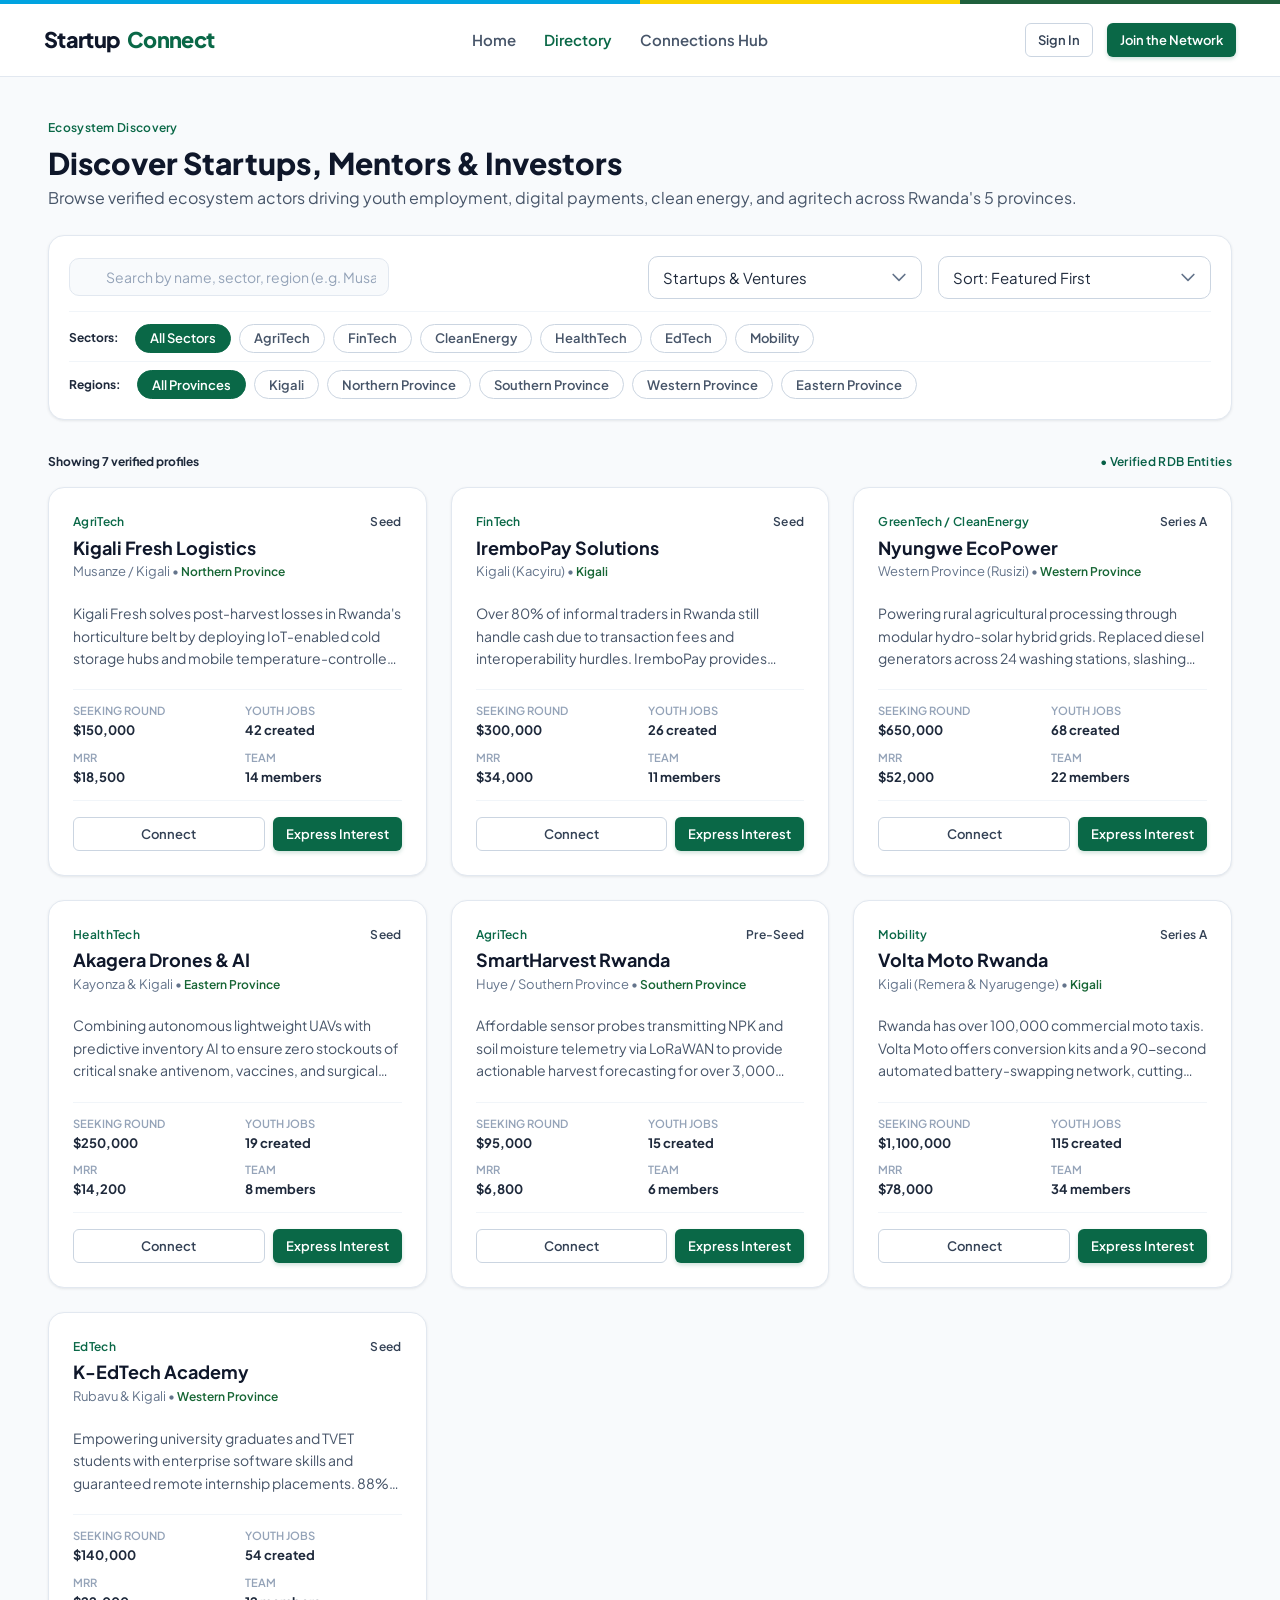
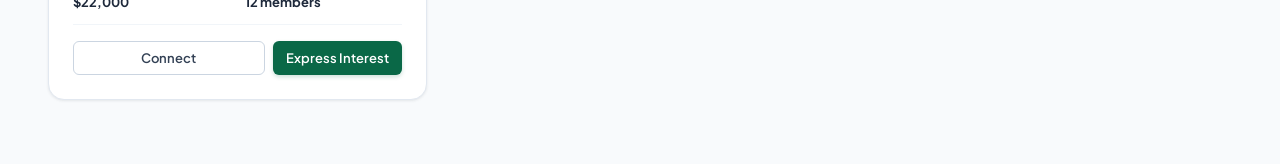
<file: directory.html>
<!DOCTYPE html>
<html lang="en">
<head>
  <meta charset="UTF-8">
  <meta name="viewport" content="width=device-width, initial-scale=1.0">
  <title>Ecosystem Discovery | Startup Connect Rwanda</title>
  <link rel="preconnect" href="https://fonts.googleapis.com">
  <link rel="preconnect" href="https://fonts.gstatic.com" crossorigin>
  <link href="https://fonts.googleapis.com/css2?family=Plus+Jakarta+Sans:wght@400;500;600;700;800&display=swap" rel="stylesheet">
  <link rel="stylesheet" href="static/css/style.css">
  <link rel="icon" href="data:image/svg+xml,<svg xmlns='http://www.w3.org/2000/svg' viewBox='0 0 100 100'><circle cx='50' cy='50' r='48' fill='%230a6847'/><text x='50' y='64' font-size='44' font-family='sans-serif' font-weight='bold' fill='white' text-anchor='middle'>SC</text></svg>">
</head>
<body>


  <div class="rwanda-flag-stripe"></div>

  <header class="public-header" id="guest-public-header" style="display: none;">
    <div class="container">
      <nav class="navbar">
        <a href="index.html" class="brand-logo">
          <div class="brand-text">Startup<span>Connect</span></div>
        </a>

        <ul class="nav-links">
          <li><a href="index.html" class="nav-link">Home</a></li>
          <li><a href="directory.html" class="nav-link active">Directory</a></li>
          <li><a href="connections.html" class="nav-link">Connections Hub</a></li>
        </ul>

        <div class="nav-actions">
          <a href="login.html" id="guest-signin-btn" class="btn btn-outline btn-sm">Sign In</a>
          <a href="signup.html" id="guest-signup-btn" class="btn btn-primary btn-sm">Join the Network</a>
        </div>
      </nav>
    </div>
  </header>

  
  <div class="dashboard-layout" id="directory-dashboard-layout">
    <!-- App Sidebar -->
    <aside class="app-sidebar" id="app-sidebar">
      <div class="sidebar-header">
        <a href="index.html" class="brand-logo">
          <div class="brand-text">Startup<span>Connect</span></div>
        </a>
      </div>

      <div class="sidebar-user-card" id="sidebar-user-card">
        <div class="user-avatar" id="sidebar-user-avatar">SC</div>
        <div class="user-meta">
          <div class="user-name" id="sidebar-user-name">User Account</div>
          <div class="user-role-badge">Founder &bull; Kigali Fresh</div>
        </div>
      </div>

      <nav class="sidebar-nav">
        <div class="nav-section-title">Core Navigation</div>
        <a href="dashboard-founder.html" id="sidebar-dash-link" class="sidebar-item">
          <svg width="18" height="18" viewBox="0 0 24 24" fill="none" stroke="currentColor" stroke-width="2" stroke-linecap="round" stroke-linejoin="round"><rect x="3" y="3" width="7" height="7"></rect><rect x="14" y="3" width="7" height="7"></rect><rect x="14" y="14" width="7" height="7"></rect><rect x="3" y="14" width="7" height="7"></rect></svg>
          <span id="sidebar-dash-title">Overview & Pitch</span>
        </a>
        <a href="dashboard-founder.html#mentorship-section" id="sidebar-mentorship-link" class="sidebar-item">
          <svg width="18" height="18" viewBox="0 0 24 24" fill="none" stroke="currentColor" stroke-width="2" stroke-linecap="round" stroke-linejoin="round"><circle cx="12" cy="12" r="10"></circle><polygon points="16.24 7.76 14.12 14.12 7.76 16.24 9.88 9.88 16.24 7.76"></polygon></svg>
          <span id="sidebar-mentorship-text">Mentorship Sessions</span>
        </a>
        <a href="dashboard-founder.html#investment-interests-section" id="sidebar-deals-link" class="sidebar-item">
          <svg width="18" height="18" viewBox="0 0 24 24" fill="none" stroke="currentColor" stroke-width="2" stroke-linecap="round" stroke-linejoin="round"><rect x="2" y="7" width="20" height="14" rx="2" ry="2"></rect><path d="M16 21V5a2 2 0 0 0-2-2h-4a2 2 0 0 0-2 2v16"></path></svg>
          <span id="sidebar-deals-text">Investor Interests</span>
        </a>

        <div class="nav-section-title" id="sidebar-discovery-title">Discovery & Connections</div>
        <a href="directory.html" class="sidebar-item active">
          <svg width="18" height="18" viewBox="0 0 24 24" fill="none" stroke="currentColor" stroke-width="2" stroke-linecap="round" stroke-linejoin="round"><circle cx="11" cy="11" r="8"></circle><line x1="21" y1="21" x2="16.65" y2="16.65"></line></svg>
          <span id="sidebar-directory-title">Discovery & Matching</span>
        </a>
        <a href="connections.html" id="sidebar-connections-link" class="sidebar-item">
          <svg width="18" height="18" viewBox="0 0 24 24" fill="none" stroke="currentColor" stroke-width="2" stroke-linecap="round" stroke-linejoin="round"><path d="M16 21v-2a4 4 0 0 0-4-4H5a4 4 0 0 0-4 4v2"></path><circle cx="8.5" cy="7" r="4"></circle><polyline points="17 11 19 13 23 9"></polyline></svg>
          <span>Connection Requests</span>
        </a>

        <div class="nav-section-title">Account</div>
        <a href="dashboard-founder.html" id="sidebar-account-link" class="sidebar-item">
          <svg width="18" height="18" viewBox="0 0 24 24" fill="none" stroke="currentColor" stroke-width="2" stroke-linecap="round" stroke-linejoin="round"><circle cx="12" cy="12" r="3"></circle><path d="M19.4 15a1.65 1.65 0 0 0 .33 1.82l.06.06a2 2 0 0 1 0 2.83 2 2 0 0 1-2.83 0l-.06-.06a1.65 1.65 0 0 0-1.82-.33 1.65 1.65 0 0 0-1 1.51V21a2 2 0 0 1-2 2 2 2 0 0 1-2-2v-.09A1.65 1.65 0 0 0 9 19.4a1.65 1.65 0 0 0-1.82.33l-.06.06a2 2 0 0 1-2.83 0 2 2 0 0 1 0-2.83l.06-.06a1.65 1.65 0 0 0 .33-1.82 1.65 1.65 0 0 0-1.51-1H3a2 2 0 0 1-2-2 2 2 0 0 1 2-2h.09A1.65 1.65 0 0 0 4.6 9a1.65 1.65 0 0 0-.33-1.82l-.06-.06a2 2 0 0 1 0-2.83 2 2 0 0 1 2.83 0l.06.06a1.65 1.65 0 0 0 1.82.33H9a1.65 1.65 0 0 0 1-1.51V3a2 2 0 0 1 2-2 2 2 0 0 1 2 2v.09a1.65 1.65 0 0 0 1 1.51 1.65 1.65 0 0 0 1.82-.33l.06-.06a2 2 0 0 1 2.83 0 2 2 0 0 1 0 2.83l-.06.06a1.65 1.65 0 0 0-.33 1.82V9a1.65 1.65 0 0 0 1.51 1H21a2 2 0 0 1 2 2 2 2 0 0 1-2 2h-.09a1.65 1.65 0 0 0-1.51 1z"></path></svg>
          <span>Edit Profile</span>
        </a>
      </nav>

      <div class="sidebar-footer">
        <div class="flex items-center justify-between">
          <div class="text-xs text-muted">Role: <strong id="sidebar-role-label">User</strong></div>
          <button onclick="window.app.logout()" class="btn btn-outline btn-sm" style="font-size: 0.75rem; padding: 0.25rem 0.5rem;">Sign Out</button>
        </div>
      </div>
    </aside>

    
    <main class="app-main" id="app-main">
  
      <header class="app-header" id="app-header">
        <div class="flex items-center gap-4">
          <button id="mobile-menu-toggle" class="btn btn-icon btn-light" style="display: none;"><svg width="18" height="18" viewBox="0 0 24 24" fill="none" stroke="currentColor" stroke-width="2" stroke-linecap="round" stroke-linejoin="round"><line x1="3" y1="12" x2="21" y2="12"></line><line x1="3" y1="6" x2="21" y2="6"></line><line x1="3" y1="18" x2="21" y2="18"></line></svg></button>
          <div class="header-search">
            <span class="search-icon"><svg width="15" height="15" viewBox="0 0 24 24" fill="none" stroke="currentColor" stroke-width="2" stroke-linecap="round" stroke-linejoin="round"><circle cx="11" cy="11" r="8"></circle><line x1="21" y1="21" x2="16.65" y2="16.65"></line></svg></span>
            <input type="text" id="dir-top-search" placeholder="Search startups, mentors, investors across Rwanda...">
          </div>
        </div>

        <div class="header-actions">
          <a href="dashboard-founder.html" id="top-nav-dashboard-link" class="btn btn-primary btn-sm">My Dashboard</a>
          <button onclick="window.app.logout()" class="btn btn-outline btn-sm" id="top-nav-signout-btn">Sign Out</button>
        </div>
      </header>

      
      <div class="app-content">
     
        <div class="mb-6">
          <span class="badge badge-primary mb-2">Ecosystem Discovery</span>
          <h1 class="text-3xl font-extrabold text-slate-900">Discover Startups, Mentors & Investors</h1>
          <p class="text-slate-600 mt-1">Browse verified ecosystem actors driving youth employment, digital payments, clean energy, and agritech across Rwanda's 5 provinces.</p>
        </div>

      
        <div class="filter-bar">
          
          <div class="grid grid-cols-4 gap-4 items-center">
            <div style="grid-column: span 2;" class="header-search" style="width: 100%;">
              <input type="text" id="dir-search-input" class="form-control" placeholder="Search by name, sector, region (e.g. Musanze, FinTech, Seed)..." style="border-radius: var(--radius-md);">
            </div>

            <div class="form-group" style="margin-bottom: 0;">
              <select id="dir-role-filter" class="form-control form-select">
                <option value="All">All Profiles (Everyone)</option>
                <option value="Startups" selected>Startups & Ventures</option>
                <option value="Mentors">Advisors & Mentors</option>
                <option value="Investors">Angel & VC Investors</option>
              </select>
            </div>

            <div class="form-group" style="margin-bottom: 0;">
              <select id="dir-sort-by" class="form-control form-select">
                <option value="featured">Sort: Featured First</option>
                <option value="jobs">Sort: Youth Jobs Created</option>
                <option value="capital">Sort: Capital Seeking</option>
                <option value="rating">Sort: Top Rated</option>
              </select>
            </div>
          </div>

          
        <div class="filter-pills" id="sector-pills-bar" style="margin-top: 0.75rem; padding-top: 0.75rem;">
            <span class="text-xs font-bold text-slate-400 uppercase" style="margin-right: 0.5rem;">Sectors:</span>
            <button class="filter-pill active" data-sector="All">All Sectors</button>
            <button class="filter-pill" data-sector="AgriTech">AgriTech</button>
            <button class="filter-pill" data-sector="FinTech">FinTech</button>
            <button class="filter-pill" data-sector="GreenTech / CleanEnergy">CleanEnergy</button>
            <button class="filter-pill" data-sector="HealthTech">HealthTech</button>
            <button class="filter-pill" data-sector="EdTech">EdTech</button>
            <button class="filter-pill" data-sector="Mobility">Mobility</button>
          </div>

          
          <div class="filter-pills" id="region-pills-bar" style="margin-top: 0.5rem; padding-top: 0.5rem;">
            <span class="text-xs font-bold text-slate-400 uppercase" style="margin-right: 0.5rem;">Regions:</span>
            <button class="filter-pill region-pill active" data-region="All">All Provinces</button>
            <button class="filter-pill region-pill" data-region="Kigali">Kigali</button>
            <button class="filter-pill region-pill" data-region="Northern Province">Northern Province</button>
            <button class="filter-pill region-pill" data-region="Southern Province">Southern Province</button>
            <button class="filter-pill region-pill" data-region="Western Province">Western Province</button>
            <button class="filter-pill region-pill" data-region="Eastern Province">Eastern Province</button>
          </div>
        </div>

        <!-- Results Count Status -->
        <div class="flex items-center justify-between mb-4">
          <div class="text-xs font-bold text-slate-500 uppercase" id="results-count-text">
            Showing 7 profiles
          </div>
          <div class="flex items-center gap-2">
            <span class="badge badge-success">&bull; Verified RDB Entities</span>
          </div>
        </div>

        <!-- Profiles Grid -->
        <div class="grid grid-cols-3 gap-6" id="directory-grid">
          <!-- Rendered by JS -->
        </div>

      </div>
    </main>
  </div>

  <!-- Connect / Pitch Request Modal -->
  <div class="modal-backdrop" id="connect-request-modal">
    <div class="modal-box">
      <div class="modal-header">
        <h3 class="text-lg font-bold text-slate-900" id="connect-modal-title">Send Connection Request</h3>
        <button class="btn btn-icon btn-light" onclick="window.app.closeModal('connect-request-modal')">&times;</button>
      </div>
      <form id="directory-connect-form">
        <div class="modal-body">
          <div class="p-3 mb-4 flex items-center gap-3" style="background: var(--slate-50); border: 1px solid var(--slate-200); border-radius: var(--radius-md);">
            <div id="target-avatar" class="user-avatar" style="width: 2.25rem; height: 2.25rem; font-size: 0.85rem;">SC</div>
            <div>
              <div class="font-bold text-sm text-slate-900" id="target-name">Target Name</div>
              <div class="text-xs text-muted" id="target-role-label">Role</div>
            </div>
          </div>

          <div class="form-group">
            <label class="form-label">Subject / Purpose <span class="required">*</span></label>
            <select id="connect-purpose-select" class="form-control form-select">
              <option value="Seed Pitch & Investment Review">Seed Pitch & Investment Review</option>
              <option value="Strategic Advisory & Mentorship">Strategic Advisory & Mentorship</option>
              <option value="Commercial Partnership / Pilot">Commercial Partnership / Pilot</option>
              <option value="Ecosystem Networking">Ecosystem Networking</option>
            </select>
          </div>

          <div class="form-group">
            <label class="form-label">Message / Pitch Introduction</label>
            <textarea id="connect-message-text" class="form-control" rows="4" placeholder="Introduce yourself or highlight your startup metrics, specific question, or traction..."></textarea>
          </div>
        </div>
        <div class="modal-footer">
          <button type="button" class="btn btn-outline" onclick="window.app.closeModal('connect-request-modal')">Cancel</button>
          <button type="submit" class="btn btn-primary">Transmit Request &rarr;</button>
        </div>
      </form>
    </div>
  </div>

  <!-- Mentorship Request Modal (Activity Diagram Page 11: Select mentor and submit request with goals) -->
  <div class="modal-backdrop" id="dir-mentorship-modal">
    <div class="modal-box">
      <div class="modal-header">
        <div>
          <span class="badge badge-secondary mb-1">Mentorship Request</span>
          <h3 class="text-lg font-bold text-slate-900">Apply for Mentorship</h3>
        </div>
        <button class="btn btn-icon btn-light" onclick="window.app.closeModal('dir-mentorship-modal')">&times;</button>
      </div>
      <form id="dir-mentorship-form">
        <input type="hidden" id="dir-mentor-id">
        <div class="modal-body">
          <div class="p-3 mb-4" style="background: var(--slate-50); border: 1px solid var(--slate-200); border-radius: var(--radius-md);">
            <div class="font-bold text-sm text-slate-900" id="dir-mentor-name">Dr. Aline Umutoni</div>
            <div class="text-xs text-muted" id="dir-mentor-title">FinTech & Product Advisor &bull; Kigali</div>
          </div>

          <div class="form-group">
            <label class="form-label">Mentorship Goals & Needs <span class="required">*</span></label>
            <textarea id="dir-mentor-goals" class="form-control" rows="4" placeholder="Specify your specific questions, unit economics hurdles, or regulatory compliance challenges in Rwanda..." required></textarea>
            <span class="form-hint">The mentor will review your goals and propose available sprint timeslots.</span>
          </div>
        </div>
        <div class="modal-footer">
          <button type="button" class="btn btn-outline" onclick="window.app.closeModal('dir-mentorship-modal')">Cancel</button>
          <button type="submit" class="btn btn-secondary">Submit Mentorship Application &rarr;</button>
        </div>
      </form>
    </div>
  </div>

 
  <div class="modal-backdrop" id="dir-interest-modal">
    <div class="modal-box">
      <div class="modal-header">
        <div>
          <span class="badge badge-primary mb-1">Investment Expression</span>
          <h3 class="text-lg font-bold text-slate-900">Express Investment Interest</h3>
        </div>
        <button class="btn btn-icon btn-light" onclick="window.app.closeModal('dir-interest-modal')">&times;</button>
      </div>
      <form id="dir-interest-form">
        <input type="hidden" id="dir-interest-startup-id">
        <div class="modal-body">
          <div class="p-3 mb-4 flex items-center justify-between" style="background: var(--slate-50); border: 1px solid var(--slate-200); border-radius: var(--radius-md);">
            <div>
              <div class="font-bold text-sm text-slate-900" id="dir-interest-startup-name">Startup Name</div>
              <div class="text-xs text-muted" id="dir-interest-startup-meta">Sector &bull; Region</div>
            </div>
          </div>

          <div class="form-group">
            <label class="form-label">Check Size to Express (USD) <span class="required">*</span></label>
            <input type="number" id="dir-interest-amount" class="form-control" value="50000" min="5000" step="5000" required>
          </div>

          <div class="form-group">
            <label class="form-label">Investment Thesis & Initial Terms Note <span class="required">*</span></label>
            <textarea id="dir-interest-note" class="form-control" rows="3" placeholder="Outline syndication or due diligence terms..." required>Interested in co-leading the round. Traction and job creation metrics fit our East African syndicate mandate.</textarea>
          </div>
        </div>
        <div class="modal-footer">
          <button type="button" class="btn btn-outline" onclick="window.app.closeModal('dir-interest-modal')">Cancel</button>
          <button type="submit" class="btn btn-primary">Transmit Investment Expression &rarr;</button>
        </div>
      </form>
    </div>
  </div>

  <script src="static/js/data.js"></script>
  <script src="static/js/app.js"></script>
  <script>
    let activeRoleFilter = "Startups";
    let activeSectorFilter = "All";
    let activeRegionFilter = "All";
    let activeTarget = null;

    document.addEventListener("DOMContentLoaded", () => {
      const user = window.app ? window.app.currentUser : null;
      const sidebar = document.getElementById("app-sidebar");
      const appMain = document.getElementById("app-main");
      const guestHeader = document.getElementById("guest-public-header");
      const appHeader = document.getElementById("app-header");
      const dashLink = document.getElementById("top-nav-dashboard-link");
      const signoutBtn = document.getElementById("top-nav-signout-btn");

      if (user) {
        // User is in an account: Keep sidebar displayed and styled!
        if (sidebar) sidebar.style.display = "flex";
        if (guestHeader) guestHeader.style.display = "none";
        if (appHeader) appHeader.style.display = "flex";
        if (appMain) appMain.style.marginLeft = "";

        window.app.updateSidebarUserInfo();

        window.app.renderSidebarNav("directory");
        const stats = window.app.getLiveStats(user);
        if (stats && document.getElementById("sidebar-pending-badge")) {
          document.getElementById("sidebar-pending-badge").textContent = stats.pendingRequests;
        }

        if (dashLink) {
          dashLink.href = `dashboard-${user.role}.html`;
          dashLink.textContent = "My Dashboard";
        }
        if (signoutBtn) signoutBtn.style.display = "inline-flex";
      } else {
        // Guest visitor (not in an account)
        if (sidebar) sidebar.style.display = "none";
        if (guestHeader) guestHeader.style.display = "block";
        if (appHeader) appHeader.style.display = "none";
        if (appMain) appMain.style.marginLeft = "0";
        if (dashLink) {
          dashLink.href = "login.html";
          dashLink.textContent = "Sign In";
        }
        if (signoutBtn) signoutBtn.style.display = "none";
      }

      // Mobile Menu Toggle
      const mobileToggle = document.getElementById("mobile-menu-toggle");
      if (mobileToggle && sidebar) {
        mobileToggle.style.display = "inline-flex";
        mobileToggle.addEventListener("click", () => {
          sidebar.classList.toggle("open");
        });
      }

      const roleFilterSelect = document.getElementById("dir-role-filter");
      const sectorPills = document.querySelectorAll("#sector-pills-bar .filter-pill");
      const regionPills = document.querySelectorAll("#region-pills-bar .filter-pill");
      const searchInput = document.getElementById("dir-search-input");
      const sortBySelect = document.getElementById("dir-sort-by");
      const grid = document.getElementById("directory-grid");
      const countText = document.getElementById("results-count-text");

      const params = new URLSearchParams(window.location.search);
      if (params.get("role")) {
        const r = params.get("role").toLowerCase();
        if (r === "mentor") activeRoleFilter = "Mentors";
        if (r === "investor") activeRoleFilter = "Investors";
        if (roleFilterSelect) roleFilterSelect.value = activeRoleFilter;
      }
      if (params.get("q") && searchInput) {
        searchInput.value = params.get("q");
      }

      function renderProfiles() {
        if (!grid) return;
        const q = searchInput ? searchInput.value.toLowerCase().trim() : "";
        let items = [];

        if (activeRoleFilter === "All" || activeRoleFilter === "Startups") {
          window.app.state.startups.forEach(s => items.push({ ...s, itemType: "Startup" }));
        }
        if (activeRoleFilter === "All" || activeRoleFilter === "Mentors") {
          window.app.state.mentors.forEach(m => items.push({ ...m, itemType: "Mentor" }));
        }
        if (activeRoleFilter === "All" || activeRoleFilter === "Investors") {
          window.app.state.investors.forEach(i => items.push({ ...i, itemType: "Investor" }));
        }

        // Sector filter (FR 3.1)
        if (activeSectorFilter !== "All") {
          items = items.filter(item => {
            if (item.itemType === "Startup") return item.sector.includes(activeSectorFilter) || activeSectorFilter.includes(item.sector);
            if (item.itemType === "Mentor") return item.expertise.some(e => e.toLowerCase().includes(activeSectorFilter.toLowerCase()));
            if (item.itemType === "Investor") return item.targetSectors.some(ts => ts.includes(activeSectorFilter) || activeSectorFilter.includes(ts));
            return true;
          });
        }

        // Region filter (SRS Page 9)
        if (activeRegionFilter !== "All") {
          items = items.filter(item => {
            return (item.region && item.region === activeRegionFilter) || (item.location && item.location.includes(activeRegionFilter));
          });
        }

        // Search by name & keywords (FR 3.2: case-insensitive substring)
        if (q) {
          items = items.filter(item => {
            const nameMatch = (item.name || "").toLowerCase().includes(q);
            const founderMatch = (item.founderName || "").toLowerCase().includes(q);
            const descMatch = (item.description || item.bio || "").toLowerCase().includes(q);
            const locMatch = (item.location || item.region || "").toLowerCase().includes(q);
            return nameMatch || founderMatch || descMatch || locMatch;
          });
        }

        // Sorting
        const sortMode = sortBySelect ? sortBySelect.value : "featured";
        if (sortMode === "jobs") {
          items.sort((a, b) => (b.youthJobsCreated || 0) - (a.youthJobsCreated || 0));
        } else if (sortMode === "capital") {
          items.sort((a, b) => (b.capitalSeeking || 0) - (a.capitalSeeking || 0));
        } else if (sortMode === "rating") {
          items.sort((a, b) => (b.rating || 0) - (a.rating || 0));
        }

        countText.textContent = `Showing ${items.length} verified profile${items.length === 1 ? '' : 's'}`;

        if (items.length === 0) {
          grid.innerHTML = `
            <div class="card p-8 text-center" style="grid-column: 1 / -1;">
              <div style="margin-bottom: 0.5rem; display: flex; justify-content: center; color: var(--slate-400);"><svg width="22" height="22" viewBox="0 0 24 24" fill="none" stroke="currentColor" stroke-width="2" stroke-linecap="round" stroke-linejoin="round"><circle cx="11" cy="11" r="8"></circle><line x1="21" y1="21" x2="16.65" y2="16.65"></line></svg></div>
              <h3 class="text-lg font-bold text-slate-900">No matching ecosystem actors found</h3>
              <p class="text-sm text-muted">Try resetting your sector, region, or keyword filters.</p>
            </div>
          `;
          return;
        }

        grid.innerHTML = items.map(item => {
          if (item.itemType === "Startup") {
            return `
              <div class="profile-card">
                <div class="profile-header">
                  <div class="profile-title-area">
                    <div class="flex items-center justify-between">
                      <span class="badge badge-primary">${item.sector}</span>
                      <span class="badge badge-slate">${item.stage}</span>
                    </div>
                    <h3 class="profile-name mt-1">${item.name}</h3>
                    <div class="profile-subtitle">${item.location} &bull; <span class="badge-region">${item.region || 'Rwanda'}</span></div>
                  </div>
                </div>

                <p class="profile-bio">${item.description}</p>

                <div class="profile-meta-grid">
                  <div class="meta-item">
                    <span class="meta-label">Seeking Round</span>
                    <span class="meta-val text-primary">${formatRwf(item.capitalSeeking)}</span>
                  </div>
                  <div class="meta-item">
                    <span class="meta-label">Youth Jobs</span>
                    <span class="meta-val">${item.youthJobsCreated} created</span>
                  </div>
                  <div class="meta-item">
                    <span class="meta-label">MRR</span>
                    <span class="meta-val">${formatRwf(item.monthlyRevenue)}</span>
                  </div>
                  <div class="meta-item">
                    <span class="meta-label">Team</span>
                    <span class="meta-val">${item.teamSize} members</span>
                  </div>
                </div>

                <div class="flex gap-2 mt-auto">
                  <button class="btn btn-outline btn-sm flex-1" onclick="triggerConnectModal('${item.founderId}', '${item.founderName} (${item.name})', 'Founder')">
                    Connect
                  </button>
                  <button class="btn btn-primary btn-sm" onclick="triggerExpressInterest('${item.id}', '${item.name}', '${item.sector}', '${item.region || item.location}')">
                    Express Interest
                  </button>
                </div>
              </div>
            `;
          } else if (item.itemType === "Mentor") {
            return `
              <div class="profile-card" style="border-top: 3px solid var(--secondary);">
                <div class="profile-header">
                  <div class="user-avatar mentor">${item.avatar}</div>
                  <div class="profile-title-area">
                    <div class="flex items-center justify-between">
                      <span class="badge badge-secondary">Mentor Advisor</span>
                      <span class="text-xs font-bold text-success">${item.rating || 5.0} / 5.0</span>
                    </div>
                    <h3 class="profile-name mt-1">${item.name}</h3>
                    <div class="profile-subtitle">${item.roleTitle} &bull; <span class="badge-region">${item.region || 'Kigali'}</span></div>
                  </div>
                </div>

                <p class="profile-bio">${item.bio}</p>

                <div class="flex flex-wrap gap-1 mb-4">
                  ${item.expertise.map(e => `<span class="tag">${e}</span>`).join("")}
                </div>

                <div class="profile-meta-grid">
                  <div class="meta-item">
                    <span class="meta-label">Availability</span>
                    <span class="meta-val">${item.availability}</span>
                  </div>
                  <div class="meta-item">
                    <span class="meta-label">Hours Mentored</span>
                    <span class="meta-val">${item.hoursMentored} hrs</span>
                  </div>
                </div>

                <div class="flex gap-2 mt-auto">
                  <button class="btn btn-secondary btn-sm btn-block" onclick="triggerApplyMentorship('${item.id}', '${item.name}', '${item.roleTitle}')">
                    Request Mentorship &rarr;
                  </button>
                </div>
              </div>
            `;
          } else if (item.itemType === "Investor") {
            return `
              <div class="profile-card" style="border-top: 3px solid var(--slate-900);">
                <div class="profile-header">
                  <div class="user-avatar investor">${item.avatar}</div>
                  <div class="profile-title-area">
                    <div class="flex items-center justify-between">
                      <span class="badge badge-slate">Angel / Syndicate</span>
                      <span class="text-xs font-bold text-primary">${item.preferredStage}</span>
                    </div>
                    <h3 class="profile-name mt-1">${item.name}</h3>
                    <div class="profile-subtitle">${item.firm} &bull; <span class="badge-region">${item.region || 'Kigali'}</span></div>
                  </div>
                </div>

                <p class="profile-bio">${item.bio}</p>

                <div class="profile-meta-grid">
                  <div class="meta-item">
                    <span class="meta-label">Check Size</span>
                    <span class="meta-val text-primary">${formatRwf(item.ticketMin)} - ${formatRwf(item.ticketMax)}</span>
                  </div>
                  <div class="meta-item">
                    <span class="meta-label">Target Sectors</span>
                    <span class="meta-val">${item.targetSectors.join(", ")}</span>
                  </div>
                </div>

                <div class="flex gap-2 mt-auto">
                  <button class="btn btn-primary btn-sm btn-block" onclick="triggerConnectModal('${item.id}', '${item.name} (${item.firm})', 'Investor')">
                    Submit Pitch Deck &rarr;
                  </button>
                </div>
              </div>
            `;
          }
        }).join("");
      }

      window.triggerConnectModal = function(id, name, role) {
        activeTarget = { id, name, role };
        document.getElementById("target-name").textContent = name;
        document.getElementById("target-role-label").textContent = `${role} in Rwandan Tech Network`;
        document.getElementById("target-avatar").textContent = name.split(" ").map(w => w[0]).join("").substring(0, 2);
        window.app.openModal("connect-request-modal");
      };

      window.triggerApplyMentorship = function(id, name, title) {
        document.getElementById("dir-mentor-id").value = id;
        document.getElementById("dir-mentor-name").textContent = name;
        document.getElementById("dir-mentor-title").textContent = title;
        window.app.openModal("dir-mentorship-modal");
      };

      window.triggerExpressInterest = function(id, name, sector, region) {
        document.getElementById("dir-interest-startup-id").value = id;
        document.getElementById("dir-interest-startup-name").textContent = name;
        document.getElementById("dir-interest-startup-meta").textContent = `${sector} • ${region}`;
        window.app.openModal("dir-interest-modal");
      };

      // Form Submissions
      const connectForm = document.getElementById("directory-connect-form");
      if (connectForm) {
        connectForm.addEventListener("submit", (e) => {
          e.preventDefault();
          if (!activeTarget) return;

          window.app.sendConnectionRequest({
            recipientId: activeTarget.id,
            recipientName: activeTarget.name,
            recipientRole: activeTarget.role,
            type: document.getElementById("connect-purpose-select").value,
            pitchSummary: document.getElementById("connect-message-text").value || "Request to connect via Startup Connect Rwanda network."
          });

          window.app.closeModal("connect-request-modal");
        });
      }

      const mentorAppForm = document.getElementById("dir-mentorship-form");
      if (mentorAppForm) {
        mentorAppForm.addEventListener("submit", (e) => {
          e.preventDefault();
          window.app.submitMentorshipRequest({
            mentorId: document.getElementById("dir-mentor-id").value,
            goals: document.getElementById("dir-mentor-goals").value
          });
          window.app.closeModal("dir-mentorship-modal");
        });
      }

      const interestAppForm = document.getElementById("dir-interest-form");
      if (interestAppForm) {
        interestAppForm.addEventListener("submit", (e) => {
          e.preventDefault();
          window.app.expressInvestmentInterest({
            startupId: document.getElementById("dir-interest-startup-id").value,
            amount: document.getElementById("dir-interest-amount").value,
            note: document.getElementById("dir-interest-note").value
          });
          window.app.closeModal("dir-interest-modal");
        });
      }

      // Event listeners
      if (roleFilterSelect) {
        roleFilterSelect.addEventListener("change", (e) => {
          activeRoleFilter = e.target.value;
          renderProfiles();
        });
      }

      sectorPills.forEach(pill => {
        pill.addEventListener("click", () => {
          sectorPills.forEach(p => p.classList.remove("active"));
          pill.classList.add("active");
          activeSectorFilter = pill.dataset.sector;
          renderProfiles();
        });
      });

      regionPills.forEach(pill => {
        pill.addEventListener("click", () => {
          regionPills.forEach(p => p.classList.remove("active"));
          pill.classList.add("active");
          activeRegionFilter = pill.dataset.region;
          renderProfiles();
        });
      });

      const topSearchInput = document.getElementById("dir-top-search");
      if (topSearchInput && searchInput) {
        topSearchInput.addEventListener("input", (e) => {
          searchInput.value = e.target.value;
          renderProfiles();
        });
        searchInput.addEventListener("input", (e) => {
          topSearchInput.value = e.target.value;
        });
      }

      if (searchInput) searchInput.addEventListener("input", () => renderProfiles());
      if (sortBySelect) sortBySelect.addEventListener("change", () => renderProfiles());

      renderProfiles();
    });
  </script>
</body>
</html>
</file>
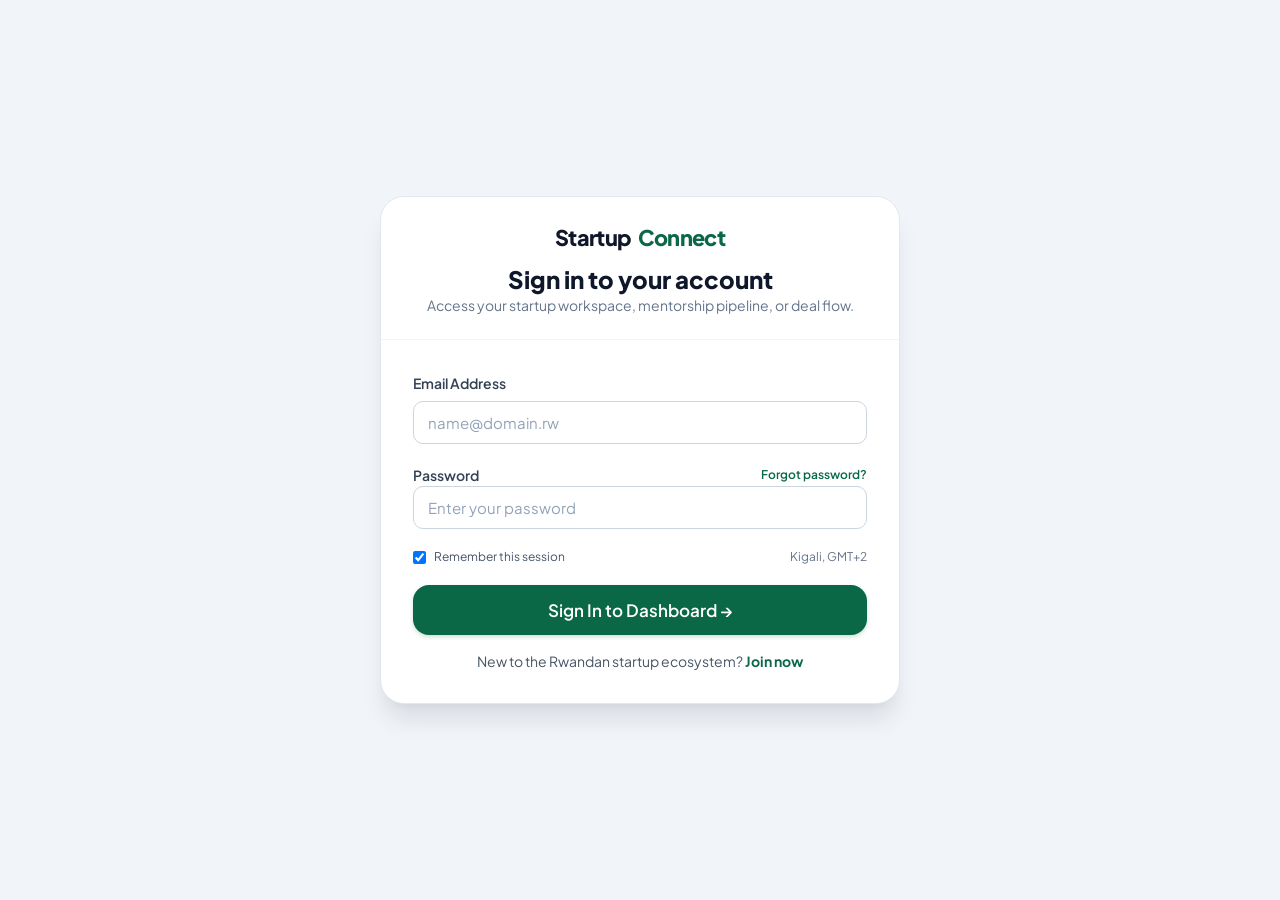
<file: login.html>
<!DOCTYPE html>
<html lang="en">
<head>
  <meta charset="UTF-8">
  <meta name="viewport" content="width=device-width, initial-scale=1.0">
  <title>Login | Startup Connect Rwanda</title>
  <link rel="preconnect" href="https://fonts.googleapis.com">
  <link rel="preconnect" href="https://fonts.gstatic.com" crossorigin>
  <link href="https://fonts.googleapis.com/css2?family=Plus+Jakarta+Sans:wght@400;500;600;700;800&display=swap" rel="stylesheet">
  <link rel="stylesheet" href="static/css/style.css">
  <link rel="icon" href="data:image/svg+xml,<svg xmlns='http://www.w3.org/2000/svg' viewBox='0 0 100 100'><circle cx='50' cy='50' r='48' fill='%230a6847'/><text x='50' y='64' font-size='44' font-family='sans-serif' font-weight='bold' fill='white' text-anchor='middle'>SC</text></svg>">
</head>
<body style="background-color: var(--slate-100); justify-content: center; align-items: center; padding: 2.5rem 1rem;">

  <div class="card" style="width: 100%; max-width: 520px; box-shadow: var(--shadow-xl); border-radius: var(--radius-xl);">
    
    <div class="p-6 text-center" style="border-bottom: 1px solid var(--slate-100);">
      <a href="index.html" class="brand-logo justify-center mb-2">
        <div class="brand-text">Startup<span>Connect</span></div>
      </a>
      <h2 class="text-2xl font-extrabold text-slate-900">Sign in to your account</h2>
      <p class="text-sm text-muted">Access your startup workspace, mentorship pipeline, or deal flow.</p>
    </div>

    <div class="p-8">
      <form id="login-form">
        <div class="form-group">
          <label class="form-label" for="login-email">Email Address</label>
          <input type="email" id="login-email" class="form-control" placeholder="name@domain.rw" required>
        </div>

        <div class="form-group">
          <div class="flex items-center justify-between mb-1">
            <label class="form-label" for="login-password" style="margin-bottom: 0;">Password</label>
            <a href="#" class="text-xs font-semibold text-primary" onclick="alert('Password reset instructions sent to your email.'); return false;">Forgot password?</a>
          </div>
          <input type="password" id="login-password" class="form-control" placeholder="Enter your password" required>
        </div>

        <div class="form-group flex items-center justify-between mb-6">
          <label class="flex items-center gap-2 text-xs text-slate-600" style="cursor: pointer;">
            <input type="checkbox" checked>
            Remember this session
          </label>
          <span class="text-xs text-muted">Kigali, GMT+2</span>
        </div>

        <button type="submit" class="btn btn-primary btn-block btn-lg mb-4">
          Sign In to Dashboard &rarr;
        </button>

        <div class="text-center text-sm text-slate-600">
          New to the Rwandan startup ecosystem? <a href="signup.html" class="font-bold text-primary">Join now</a>
        </div>
      </form>
    </div>
  </div>

  <script src="static/js/data.js"></script>
  <script src="static/js/app.js"></script>
  <script>
    document.addEventListener("DOMContentLoaded", () => {
      const form = document.getElementById("login-form");
      const emailInput = document.getElementById("login-email");
      const passwordInput = document.getElementById("login-password");

      form.addEventListener("submit", (e) => {
        e.preventDefault();
        const email = emailInput.value.trim();
        const password = passwordInput.value;

        const user = window.app.login(email, password);
        if (user) {
          window.app.showToast(`Signed in as ${user.name} (${user.role.toUpperCase()})`, "success");
          setTimeout(() => {
            window.location.href = `dashboard-${user.role}.html`;
          }, 400);
        }
      });
    });
  </script>
</body>
</html>
</file>
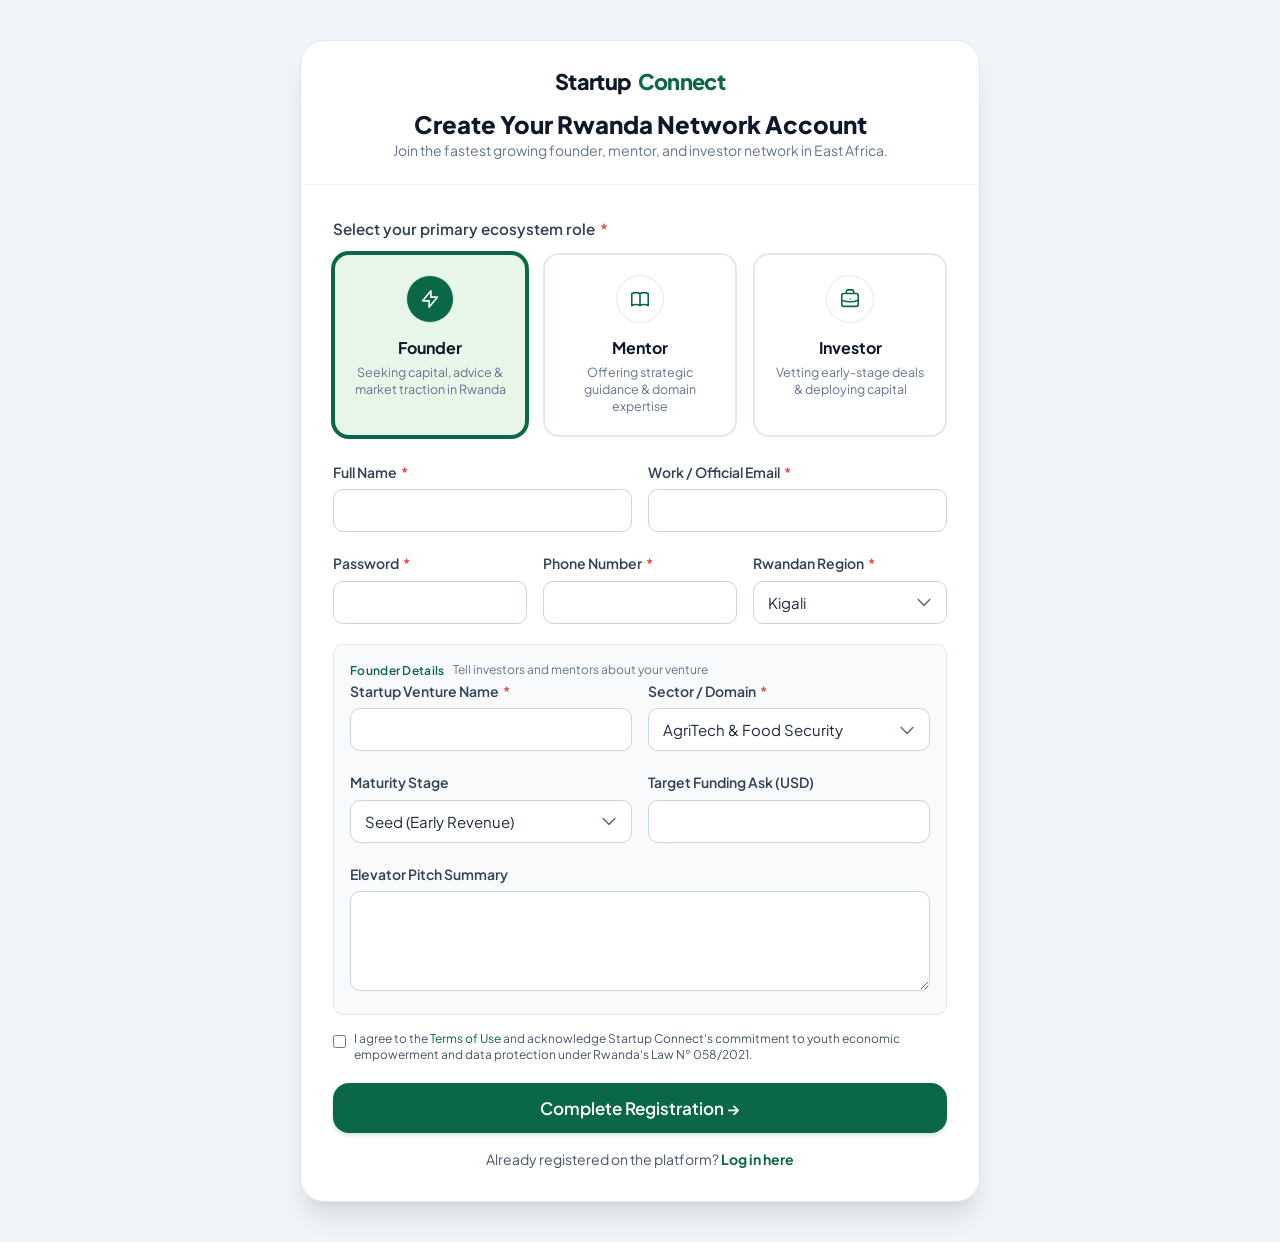
<file: signup.html>
<!DOCTYPE html>
<html lang="en">
<head>
  <meta charset="UTF-8">
  <meta name="viewport" content="width=device-width, initial-scale=1.0">
  <title>Sign Up | Startup Connect Rwanda</title>
  <link rel="preconnect" href="https://fonts.googleapis.com">
  <link rel="preconnect" href="https://fonts.gstatic.com" crossorigin>
  <link href="https://fonts.googleapis.com/css2?family=Plus+Jakarta+Sans:wght@400;500;600;700;800&display=swap" rel="stylesheet">
  <link rel="stylesheet" href="static/css/style.css">
  <link rel="icon" href="data:image/svg+xml,<svg xmlns='http://www.w3.org/2000/svg' viewBox='0 0 100 100'><circle cx='50' cy='50' r='48' fill='%230a6847'/><text x='50' y='64' font-size='44' font-family='sans-serif' font-weight='bold' fill='white' text-anchor='middle'>SC</text></svg>">
</head>
<body style="background-color: var(--slate-100); justify-content: center; align-items: center; padding: 2.5rem 1rem;">

  <div class="card" style="width: 100%; max-width: 680px; box-shadow: var(--shadow-xl); border-radius: var(--radius-xl);">
    
    <!-- Top Branding Header -->
    <div class="p-6 text-center" style="border-bottom: 1px solid var(--slate-100);">
      <a href="index.html" class="brand-logo justify-center mb-2">
        <div class="brand-text">Startup<span>Connect</span></div>
      </a>
      <h2 class="text-2xl font-extrabold text-slate-900">Create Your Rwanda Network Account</h2>
      <p class="text-sm text-muted">Join the fastest growing founder, mentor, and investor network in East Africa.</p>
    </div>

    <div class="p-8">
      <form id="signup-form">
        <!-- Step 1: Role Selection Cards -->
        <label class="form-label" style="font-size: 0.95rem; margin-bottom: 0.75rem;">
          Select your primary ecosystem role <span class="required">*</span>
        </label>
        
        <div class="role-picker">
          <div class="role-card active" data-role="founder">
            <div class="role-card-icon"><svg width="22" height="22" fill="none" viewBox="0 0 24 24" stroke="currentColor"><path stroke-linecap="round" stroke-linejoin="round" stroke-width="1.75" d="M13 10V3L4 14h7v7l9-11h-7z" /></svg></div>
            <div class="role-card-title">Founder</div>
            <div class="role-card-desc">Seeking capital, advice & market traction in Rwanda</div>
          </div>

          <div class="role-card" data-role="mentor">
            <div class="role-card-icon"><svg width="22" height="22" fill="none" viewBox="0 0 24 24" stroke="currentColor"><path stroke-linecap="round" stroke-linejoin="round" stroke-width="1.75" d="M12 6.253v13m0-13C10.832 5.477 9.246 5 7.5 5S4.168 5.477 3 6.253v13C4.168 18.477 5.754 18 7.5 18s3.332.477 4.5 1.253m0-13C13.168 5.477 14.754 5 16.5 5c1.747 0 3.332.477 4.5 1.253v13C19.832 18.477 18.247 18 16.5 18c-1.746 0-3.332.477-4.5 1.253" /></svg></div>
            <div class="role-card-title">Mentor</div>
            <div class="role-card-desc">Offering strategic guidance & domain expertise</div>
          </div>

          <div class="role-card" data-role="investor">
            <div class="role-card-icon"><svg width="22" height="22" fill="none" viewBox="0 0 24 24" stroke="currentColor"><path stroke-linecap="round" stroke-linejoin="round" stroke-width="1.75" d="M21 13.255A23.931 23.931 0 0112 15c-3.183 0-6.22-.62-9-1.745M16 6V4a2 2 0 00-2-2h-4a2 2 0 00-2 2v2m4 6h.01M5 20h14a2 2 0 002-2V8a2 2 0 00-2-2H5a2 2 0 00-2 2v10a2 2 0 002 2z" /></svg></div>
            <div class="role-card-title">Investor</div>
            <div class="role-card-desc">Vetting early-stage deals & deploying capital</div>
          </div>
        </div>

        <input type="hidden" id="selected-role" name="role" value="founder">

        <!-- Step 2: Common Personal Credentials -->
        <div class="grid grid-cols-2 gap-4">
          <div class="form-group">
            <label class="form-label" for="full-name">Full Name <span class="required">*</span></label>
            <input type="text" id="full-name" class="form-control" required>
          </div>

          <div class="form-group">
            <label class="form-label" for="email">Work / Official Email <span class="required">*</span></label>
            <input type="email" id="email" class="form-control" required>
          </div>
        </div>

        <div class="grid grid-cols-3 gap-4">
          <div class="form-group">
            <label class="form-label" for="password">Password <span class="required">*</span></label>
            <input type="password" id="password" class="form-control" required>
          </div>

          <div class="form-group">
            <label class="form-label" for="phone">Phone Number <span class="required">*</span></label>
            <input type="tel" id="phone" class="form-control" required>
          </div>

          <div class="form-group">
            <label class="form-label" for="signup-region">Rwandan Region <span class="required">*</span></label>
            <select id="signup-region" class="form-control form-select">
              <option value="Kigali">Kigali</option>
              <option value="Northern Province">Northern Province (Musanze, etc.)</option>
              <option value="Southern Province">Southern Province (Huye, etc.)</option>
              <option value="Western Province">Western Province (Rubavu, Rusizi)</option>
              <option value="Eastern Province">Eastern Province (Kayonza, etc.)</option>
            </select>
          </div>
        </div>

        <!-- Step 3: Role-Adaptive Fields -->
        
        <!-- Founder Fields -->
        <div id="fields-founder" class="role-adaptive-group p-4 mb-4" style="background-color: var(--slate-50); border: 1px solid var(--slate-200); border-radius: var(--radius-md);">
          <div class="flex items-center gap-2 mb-3">
            <span class="badge badge-primary">Founder Details</span>
            <span class="text-xs text-muted">Tell investors and mentors about your venture</span>
          </div>

          <div class="grid grid-cols-2 gap-4">
            <div class="form-group">
              <label class="form-label">Startup Venture Name <span class="required">*</span></label>
              <input type="text" id="founder-startup-name" class="form-control">
            </div>

            <div class="form-group">
              <label class="form-label">Sector / Domain <span class="required">*</span></label>
              <select id="founder-sector" class="form-control form-select">
                <option value="AgriTech">AgriTech & Food Security</option>
                <option value="FinTech">FinTech & Payments</option>
                <option value="CleanTech">CleanTech & Energy</option>
                <option value="HealthTech">HealthTech & Bio</option>
                <option value="EdTech">EdTech & Upskilling</option>
                <option value="Mobility">Mobility & Smart Cities</option>
              </select>
            </div>
          </div>

          <div class="grid grid-cols-2 gap-4">
            <div class="form-group">
              <label class="form-label">Maturity Stage</label>
              <select id="founder-stage" class="form-control form-select">
                <option value="Idea">Idea / Prototype</option>
                <option value="Pre-seed">Pre-seed / MVP Live</option>
                <option value="Seed" selected>Seed (Early Revenue)</option>
                <option value="Series A">Series A</option>
              </select>
            </div>

            <div class="form-group">
              <label class="form-label">Target Funding Ask (USD)</label>
              <input type="number" id="founder-capital" class="form-control">
            </div>
          </div>

          <div class="form-group" style="margin-bottom: 0;">
            <label class="form-label">Elevator Pitch Summary</label>
            <textarea id="founder-pitch" class="form-control" rows="2"></textarea>
          </div>
        </div>

        <!-- Mentor Fields -->
        <div id="fields-mentor" class="role-adaptive-group p-4 mb-4" style="background-color: var(--slate-50); border: 1px solid var(--slate-200); border-radius: var(--radius-md); display: none;">
          <div class="flex items-center gap-2 mb-3">
            <span class="badge badge-secondary">Mentor Profile</span>
            <span class="text-xs text-muted">Help founders identify where you can provide strategic value</span>
          </div>

          <div class="grid grid-cols-2 gap-4">
            <div class="form-group">
              <label class="form-label">Current Organization & Title</label>
              <input type="text" id="mentor-title" class="form-control">
            </div>

            <div class="form-group">
              <label class="form-label">Monthly Availability</label>
              <select id="mentor-availability" class="form-control form-select">
                <option value="2 hrs/month">2 hours / month</option>
                <option value="4 hrs/month" selected>4 hours / month</option>
                <option value="6+ hrs/month">6+ hours / month</option>
              </select>
            </div>
          </div>

          <div class="form-group" style="margin-bottom: 0;">
            <label class="form-label">Primary Areas of Mentorship</label>
            <input type="text" id="mentor-expertise" class="form-control">
            <span class="form-hint">Separate topics with commas</span>
          </div>
        </div>

        <!-- Investor Fields -->
        <div id="fields-investor" class="role-adaptive-group p-4 mb-4" style="background-color: var(--slate-50); border: 1px solid var(--slate-200); border-radius: var(--radius-md); display: none;">
          <div class="flex items-center gap-2 mb-3">
            <span class="badge badge-slate">Investor / Syndicate Profile</span>
            <span class="text-xs text-muted">Specify your check size and thesis for Rwandan ventures</span>
          </div>

          <div class="grid grid-cols-2 gap-4">
            <div class="form-group">
              <label class="form-label">Syndicate / Fund Name</label>
              <input type="text" id="investor-firm" class="form-control">
            </div>

            <div class="form-group">
              <label class="form-label">Typical Check Size (USD)</label>
              <select id="investor-ticket" class="form-control form-select">
                <option value="$10k - $25k">$10k - $25k (Micro Angel)</option>
                <option value="$25k - $100k" selected>$25k - $100k (Angel / Syndicate)</option>
                <option value="$100k - $500k">$100k - $500k (Institutional Seed)</option>
                <option value="$500k+">$500k+ (Series A / Growth)</option>
              </select>
            </div>
          </div>

          <div class="form-group" style="margin-bottom: 0;">
            <label class="form-label">Sectors of Interest</label>
            <input type="text" id="investor-sectors" class="form-control">
          </div>
        </div>

        <!-- Terms Agreement -->
        <div class="form-group flex items-start gap-2 mb-6">
          <input type="checkbox" id="terms" required style="margin-top: 4px;">
          <label for="terms" class="text-xs text-slate-600">
            I agree to the <a href="#">Terms of Use</a> and acknowledge Startup Connect's commitment to youth economic empowerment and data protection under Rwanda's Law N° 058/2021.
          </label>
        </div>

        <button type="submit" class="btn btn-primary btn-block btn-lg mb-4">
          Complete Registration &rarr;
        </button>

        <div class="text-center text-sm text-slate-600">
          Already registered on the platform? <a href="login.html" class="font-bold text-primary">Log in here</a>
        </div>
      </form>
    </div>
  </div>

  <script src="static/js/data.js"></script>
  <script src="static/js/app.js"></script>
  <script>
    document.addEventListener("DOMContentLoaded", () => {
      const roleCards = document.querySelectorAll(".role-card");
      const roleInput = document.getElementById("selected-role");
      const founderGroup = document.getElementById("fields-founder");
      const mentorGroup = document.getElementById("fields-mentor");
      const investorGroup = document.getElementById("fields-investor");

      // Check query param for default role
      const params = new URLSearchParams(window.location.search);
      const initialRole = params.get("role") || "founder";

      function activateRole(role) {
        roleCards.forEach(c => {
          if (c.dataset.role === role) {
            c.classList.add("active");
          } else {
            c.classList.remove("active");
          }
        });
        roleInput.value = role;

        founderGroup.style.display = role === "founder" ? "block" : "none";
        mentorGroup.style.display = role === "mentor" ? "block" : "none";
        investorGroup.style.display = role === "investor" ? "block" : "none";
      }

      roleCards.forEach(card => {
        card.addEventListener("click", () => activateRole(card.dataset.role));
      });

      activateRole(initialRole);

      // Handle Submit
      const form = document.getElementById("signup-form");
      form.addEventListener("submit", (e) => {
        e.preventDefault();
        const role = roleInput.value;
        const name = document.getElementById("full-name").value.trim();
        const email = document.getElementById("email").value.trim();
        const password = document.getElementById("password").value;

        // Create new user session
        const mentorExpertiseVal = document.getElementById("mentor-expertise") ? document.getElementById("mentor-expertise").value : "";
        const investorSectorsVal = document.getElementById("investor-sectors") ? document.getElementById("investor-sectors").value : "";

        const newUser = {
          id: role + "-" + Date.now(),
          name: name,
          email: email,
          password: password,
          role: role,
          region: document.getElementById("signup-region").value,
          title: role === "founder" ? (document.getElementById("founder-startup-name").value || "Founder") : (role === "mentor" ? (document.getElementById("mentor-title").value || "Mentor Advisor") : (document.getElementById("investor-firm").value || "Angel Investor")),
          avatar: name.split(" ").map(n => n[0]).join("").toUpperCase().substring(0, 2),
          phone: document.getElementById("phone").value,
          startupName: role === "founder" ? document.getElementById("founder-startup-name").value : "",
          sector: role === "founder" ? document.getElementById("founder-sector").value : "",
          stage: role === "founder" ? document.getElementById("founder-stage").value : "",
          capitalSeeking: role === "founder" ? Number(document.getElementById("founder-capital").value || 0) : 0,
          pitchSummary: role === "founder" ? document.getElementById("founder-pitch").value : "",
          availability: role === "mentor" && document.getElementById("mentor-availability") ? document.getElementById("mentor-availability").value : "4 hrs/month",
          expertise: role === "mentor" && mentorExpertiseVal ? mentorExpertiseVal.split(",").map(s => s.trim()).filter(Boolean) : ["Strategy", "Go-To-Market", "Scale"],
          firm: role === "investor" && document.getElementById("investor-firm") ? document.getElementById("investor-firm").value : "",
          ticket: role === "investor" && document.getElementById("investor-ticket") ? document.getElementById("investor-ticket").value : "$25k - $100k",
          sectors: role === "investor" && investorSectorsVal ? investorSectorsVal.split(",").map(s => s.trim()).filter(Boolean) : ["AgriTech", "FinTech", "CleanTech"]
        };

        window.app.registerUser(newUser);
        window.app.showToast(`Welcome to Startup Connect Rwanda, ${name}!`, "success");

        // Redirect to appropriate role dashboard
        setTimeout(() => {
          window.location.href = `dashboard-${role}.html`;
        }, 600);
      });
    });
  </script>
</body>
</html>
</file>
<file: static/css/style.css>
/* ==========================================================================
   Startup Connect Rwanda - Modern Design System
   Professional Startup Incubator & Accelerator Aesthetic
   ========================================================================== */

:root {
  /* Brand Palette - Inspired by Rwanda's Innovation & Green Economy */
  --primary: #0a6847;
  --primary-hover: #085238;
  --primary-light: #e8f5e9;
  --primary-subtle: rgba(10, 104, 71, 0.08);

  --secondary: #0284c7;
  --secondary-hover: #0369a1;
  --secondary-light: #e0f2fe;

  --accent-gold: #f59e0b;
  --accent-gold-light: #fef3c7;
  --rwanda-blue: #00a3e0;
  --rwanda-yellow: #fad201;
  --rwanda-green: #20603d;

  /* Neutral Spectrum */
  --slate-900: #0f172a;
  --slate-800: #1e293b;
  --slate-700: #334155;
  --slate-600: #475569;
  --slate-500: #64748b;
  --slate-400: #94a3b8;
  --slate-300: #cbd5e1;
  --slate-200: #e2e8f0;
  --slate-100: #f1f5f9;
  --slate-50: #f8fafc;
  --white: #ffffff;

  /* Status Tokens */
  --success: #10b981;
  --success-bg: #d1fae5;
  --warning: #f59e0b;
  --warning-bg: #fef3c7;
  --danger: #ef4444;
  --danger-bg: #fee2e2;
  --info: #3b82f6;
  --info-bg: #dbeafe;

  /* Typography */
  --font-sans: 'Plus Jakarta Sans', 'Inter', -apple-system, BlinkMacSystemFont, 'Segoe UI', Roboto, sans-serif;
  --font-mono: ui-monospace, SFMono-Regular, Menlo, Monaco, Consolas, monospace;

  /* Elevations */
  --shadow-xs: 0 1px 2px 0 rgba(0, 0, 0, 0.05);
  --shadow-sm: 0 1px 3px 0 rgba(15, 23, 42, 0.08), 0 1px 2px -1px rgba(15, 23, 42, 0.04);
  --shadow-md: 0 4px 6px -1px rgba(15, 23, 42, 0.08), 0 2px 4px -2px rgba(15, 23, 42, 0.06);
  --shadow-lg: 0 10px 15px -3px rgba(15, 23, 42, 0.08), 0 4px 6px -4px rgba(15, 23, 42, 0.04);
  --shadow-xl: 0 20px 25px -5px rgba(15, 23, 42, 0.1), 0 8px 10px -6px rgba(15, 23, 42, 0.05);
  --shadow-glass: 0 8px 32px 0 rgba(15, 23, 42, 0.08);

  /* Borders & Radius */
  --radius-sm: 6px;
  --radius-md: 10px;
  --radius-lg: 16px;
  --radius-xl: 24px;
  --radius-full: 9999px;

  /* Transitions */
  --transition-fast: 150ms cubic-bezier(0.4, 0, 0.2, 1);
  --transition-normal: 250ms cubic-bezier(0.4, 0, 0.2, 1);
  --transition-bounce: 350ms cubic-bezier(0.34, 1.56, 0.64, 1);
}

/* Base Resets */
*, *::before, *::after {
  box-sizing: border-box;
  margin: 0;
  padding: 0;
}

html {
  font-size: 16px;
  scroll-behavior: smooth;
  -webkit-font-smoothing: antialiased;
  -moz-osx-font-smoothing: grayscale;
}

body {
  font-family: var(--font-sans);
  background-color: var(--slate-50);
  color: var(--slate-800);
  line-height: 1.6;
  min-height: 100vh;
  display: flex;
  flex-direction: column;
}

img {
  max-width: 100%;
  height: auto;
  display: block;
}

a {
  color: var(--primary);
  text-decoration: none;
  transition: color var(--transition-fast);
}

a:hover {
  color: var(--primary-hover);
}

button, input, select, textarea {
  font-family: inherit;
  font-size: inherit;
}

/* ==========================================================================
   Layout & Container Utilities
   ========================================================================== */
.container {
  width: 100%;
  max-width: 1240px;
  margin-left: auto;
  margin-right: auto;
  padding-left: 1.5rem;
  padding-right: 1.5rem;
}

.container-fluid {
  width: 100%;
  padding-left: 1.5rem;
  padding-right: 1.5rem;
}

/* Grid & Flex Utilities */
.flex { display: flex; }
.flex-col { display: flex; flex-direction: column; }
.items-center { align-items: center; }
.items-start { align-items: flex-start; }
.justify-between { justify-content: space-between; }
.justify-center { justify-content: center; }
.justify-end { justify-content: flex-end; }
.flex-wrap { flex-wrap: wrap; }
.gap-1 { gap: 0.25rem; }
.gap-2 { gap: 0.5rem; }
.gap-3 { gap: 0.75rem; }
.gap-4 { gap: 1rem; }
.gap-6 { gap: 1.5rem; }
.gap-8 { gap: 2rem; }
.flex-1 { flex: 1; }

.grid { display: grid; }
.grid-cols-1 { grid-template-columns: repeat(1, minmax(0, 1fr)); }
.grid-cols-2 { grid-template-columns: repeat(2, minmax(0, 1fr)); }
.grid-cols-3 { grid-template-columns: repeat(3, minmax(0, 1fr)); }
.grid-cols-4 { grid-template-columns: repeat(4, minmax(0, 1fr)); }

@media (max-width: 1024px) {
  .grid-cols-4 { grid-template-columns: repeat(2, minmax(0, 1fr)); }
  .grid-cols-3 { grid-template-columns: repeat(2, minmax(0, 1fr)); }
}

@media (max-width: 768px) {
  .grid-cols-4, .grid-cols-3, .grid-cols-2 { grid-template-columns: 1fr; }
}

/* Spacing */
.mt-1 { margin-top: 0.25rem; }
.mt-2 { margin-top: 0.5rem; }
.mt-4 { margin-top: 1rem; }
.mt-6 { margin-top: 1.5rem; }
.mt-8 { margin-top: 2rem; }
.mb-2 { margin-bottom: 0.5rem; }
.mb-4 { margin-bottom: 1rem; }
.mb-6 { margin-bottom: 1.5rem; }
.mb-8 { margin-bottom: 2rem; }
.p-4 { padding: 1rem; }
.p-6 { padding: 1.5rem; }
.p-8 { padding: 2rem; }

/* Text Utilities */
.text-center { text-align: center; }
.text-left { text-align: left; }
.text-right { text-align: right; }
.text-xs { font-size: 0.75rem; line-height: 1rem; }
.text-sm { font-size: 0.875rem; line-height: 1.25rem; }
.text-base { font-size: 1rem; line-height: 1.5rem; }
.text-lg { font-size: 1.125rem; line-height: 1.75rem; }
.text-xl { font-size: 1.25rem; line-height: 1.75rem; }
.text-2xl { font-size: 1.5rem; line-height: 2rem; }
.text-3xl { font-size: 1.875rem; line-height: 2.25rem; }
.text-4xl { font-size: 2.25rem; line-height: 2.5rem; }
.font-normal { font-weight: 400; }
.font-medium { font-weight: 500; }
.font-semibold { font-weight: 600; }
.font-bold { font-weight: 700; }
.font-extrabold { font-weight: 800; }

.text-muted { color: var(--slate-500); }
.text-slate-600 { color: var(--slate-600); }
.text-slate-700 { color: var(--slate-700); }
.text-slate-900 { color: var(--slate-900); }
.text-primary { color: var(--primary); }
.text-success { color: var(--success); }
.text-warning { color: var(--warning); }
.text-danger { color: var(--danger); }

/* ==========================================================================
   UI Components: Buttons
   ========================================================================== */
.btn {
  display: inline-flex;
  align-items: center;
  justify-content: center;
  gap: 0.5rem;
  font-weight: 600;
  font-size: 0.9375rem;
  padding: 0.625rem 1.25rem;
  border-radius: var(--radius-md);
  border: 1px solid transparent;
  cursor: pointer;
  transition: all var(--transition-fast);
  white-space: nowrap;
  line-height: 1.25rem;
}

.btn:active {
  transform: translateY(1px);
}

.btn-primary {
  background-color: var(--primary);
  color: var(--white);
  box-shadow: 0 2px 4px rgba(10, 104, 71, 0.2);
}
.btn-primary:hover {
  background-color: var(--primary-hover);
  color: var(--white);
  box-shadow: 0 4px 8px rgba(10, 104, 71, 0.3);
}

.btn-secondary {
  background-color: var(--secondary);
  color: var(--white);
}
.btn-secondary:hover {
  background-color: var(--secondary-hover);
  color: var(--white);
}

.btn-outline {
  background-color: transparent;
  border-color: var(--slate-300);
  color: var(--slate-700);
}
.btn-outline:hover {
  background-color: var(--slate-100);
  border-color: var(--slate-400);
  color: var(--slate-900);
}

.btn-outline-primary {
  background-color: transparent;
  border-color: var(--primary);
  color: var(--primary);
}
.btn-outline-primary:hover {
  background-color: var(--primary-light);
  color: var(--primary-hover);
}

.btn-light {
  background-color: var(--white);
  border-color: var(--slate-200);
  color: var(--slate-700);
}
.btn-light:hover {
  background-color: var(--slate-50);
  color: var(--slate-900);
  border-color: var(--slate-300);
}

.btn-danger {
  background-color: var(--danger);
  color: var(--white);
}
.btn-danger:hover {
  background-color: #dc2626;
  color: var(--white);
}

.btn-sm {
  padding: 0.375rem 0.75rem;
  font-size: 0.8125rem;
  border-radius: var(--radius-sm);
}

.btn-lg {
  padding: 0.875rem 1.75rem;
  font-size: 1.0625rem;
  border-radius: var(--radius-lg);
}

.btn-block {
  width: 100%;
}

.btn-icon {
  width: 2.25rem;
  height: 2.25rem;
  padding: 0;
  display: inline-flex;
  align-items: center;
  justify-content: center;
  border-radius: var(--radius-md);
}

/* ==========================================================================
   UI Components: Badges & Tags
   ========================================================================== */
.badge {
  display: inline-flex;
  align-items: center;
  gap: 0.375rem;
  font-size: 0.75rem;
  font-weight: 600;
  padding: 0;
  background-color: transparent !important;
  background: transparent !important;
  border: none !important;
  box-shadow: none !important;
  border-radius: 0;
  text-transform: capitalize;
  letter-spacing: 0.025em;
}

.badge-primary { background-color: transparent !important; background: transparent !important; color: var(--primary); }
.badge-secondary { background-color: transparent !important; background: transparent !important; color: var(--secondary); }
.badge-success { background-color: transparent !important; background: transparent !important; color: #065f46; }
.badge-warning { background-color: transparent !important; background: transparent !important; color: #92400e; }
.badge-danger { background-color: transparent !important; background: transparent !important; color: #991b1b; }
.badge-info { background-color: transparent !important; background: transparent !important; color: #1e40af; }
.badge-slate { background-color: transparent !important; background: transparent !important; color: var(--slate-700); }

.badge-dot::before {
  content: '';
  width: 6px;
  height: 6px;
  border-radius: 50%;
  background-color: currentColor;
}

/* Sector & Stage Pills */
.tag {
  display: inline-flex;
  align-items: center;
  font-size: 0.75rem;
  font-weight: 600;
  padding: 0;
  border-radius: 0;
  background-color: transparent !important;
  background: transparent !important;
  color: var(--slate-600);
  border: none !important;
}

/* ==========================================================================
   UI Components: Cards & Panels
   ========================================================================== */
.card {
  background-color: var(--white);
  border-radius: var(--radius-lg);
  border: 1px solid var(--slate-200);
  box-shadow: var(--shadow-sm);
  transition: transform var(--transition-normal), box-shadow var(--transition-normal);
  overflow: hidden;
}

.card-hover:hover {
  transform: translateY(-3px);
  box-shadow: var(--shadow-lg);
  border-color: var(--slate-300);
}

.card-header {
  padding: 1.35rem 1.75rem;
  border-bottom: 1px solid var(--slate-100);
  display: flex;
  align-items: center;
  justify-content: space-between;
}

.card-body {
  padding: 1.75rem 2rem;
}

.card-footer {
  padding: 1rem 1.5rem;
  background-color: var(--slate-50);
  border-top: 1px solid var(--slate-100);
}

/* Stat Card */
.stat-card {
  background: var(--white);
  border-radius: var(--radius-lg);
  padding: 1.25rem 1.5rem;
  border: 1px solid var(--slate-200);
  box-shadow: var(--shadow-sm);
  display: flex;
  flex-direction: column;
  justify-content: center;
  gap: 0.25rem;
  position: relative;
  overflow: hidden;
  transition: transform var(--transition-fast), box-shadow var(--transition-fast), border-color var(--transition-fast);
}

.stat-card:hover {
  transform: translateY(-2px);
  box-shadow: var(--shadow-md);
  border-color: var(--slate-300);
}

.stat-icon {
  width: 3.25rem;
  height: 3.25rem;
  border-radius: var(--radius-lg);
  display: flex;
  align-items: center;
  justify-content: center;
  font-size: 1.5rem;
  flex-shrink: 0;
}

.stat-icon.green { background-color: var(--primary-light); color: var(--primary); }
.stat-icon.blue { background-color: var(--secondary-light); color: var(--secondary); }
.stat-icon.gold { background-color: var(--accent-gold-light); color: var(--accent-gold); }
.stat-icon.purple { background-color: #f3e8ff; color: #7e22ce; }

.stat-val {
  font-size: 1.75rem;
  font-weight: 800;
  color: var(--slate-900);
  line-height: 1.2;
}

.stat-label {
  font-size: 0.875rem;
  color: var(--slate-500);
  font-weight: 500;
}

/* ==========================================================================
   UI Components: Form Elements
   ========================================================================== */
.form-group {
  margin-bottom: 1.25rem;
}

.form-label {
  display: block;
  font-size: 0.875rem;
  font-weight: 600;
  color: var(--slate-700);
  margin-bottom: 0.375rem;
}

.form-label .required {
  color: var(--danger);
  margin-left: 2px;
}

.form-control {
  width: 100%;
  padding: 0.6875rem 0.875rem;
  font-size: 0.9375rem;
  border: 1px solid var(--slate-300);
  border-radius: var(--radius-md);
  background-color: var(--white);
  color: var(--slate-800);
  transition: border-color var(--transition-fast), box-shadow var(--transition-fast);
}

.form-control:focus {
  outline: none;
  border-color: var(--primary);
  box-shadow: 0 0 0 3px rgba(10, 104, 71, 0.15);
}

.form-control::placeholder {
  color: var(--slate-400);
}

textarea.form-control {
  min-height: 100px;
  resize: vertical;
}

.form-select {
  appearance: none;
  background-image: url("data:image/svg+xml,%3Csvg xmlns='http://www.w3.org/2000/svg' fill='none' viewBox='0 0 24 24' stroke='%2364748b'%3E%3Cpath stroke-linecap='round' stroke-linejoin='round' stroke-width='2' d='M19 9l-7 7-7-7'%3E%3C/path%3E%3C/svg%3E");
  background-repeat: no-repeat;
  background-position: right 0.75rem center;
  background-size: 1.25rem;
  padding-right: 2.5rem;
}

.form-hint {
  font-size: 0.75rem;
  color: var(--slate-500);
  margin-top: 0.25rem;
}

/* Role Selector Cards */
.role-picker {
  display: grid;
  grid-template-columns: repeat(3, 1fr);
  gap: 1rem;
  margin-bottom: 1.5rem;
}

@media (max-width: 768px) {
  .role-picker { grid-template-columns: 1fr; }
}

.role-card {
  border: 2px solid var(--slate-200);
  border-radius: var(--radius-lg);
  padding: 1.25rem 1rem;
  text-align: center;
  cursor: pointer;
  background: var(--white);
  transition: all var(--transition-normal);
  display: flex;
  flex-direction: column;
  align-items: center;
  position: relative;
}

/* Hover highlights for role-specific cards */
.role-card[data-role="founder"]:hover {
  border-color: var(--primary);
  background: linear-gradient(180deg, rgba(10, 104, 71, 0.05) 0%, var(--white) 100%);
  transform: translateY(-4px);
  box-shadow: 0 12px 24px -4px rgba(10, 104, 71, 0.2);
}
.role-card[data-role="founder"]:hover .role-card-icon {
  background: var(--primary);
  color: var(--white);
  border-color: var(--primary);
  transform: scale(1.08);
}

.role-card[data-role="mentor"]:hover {
  border-color: var(--secondary);
  background: linear-gradient(180deg, rgba(2, 132, 199, 0.05) 0%, var(--white) 100%);
  transform: translateY(-4px);
  box-shadow: 0 12px 24px -4px rgba(2, 132, 199, 0.25);
}
.role-card[data-role="mentor"]:hover .role-card-icon {
  background: var(--secondary);
  color: var(--white);
  border-color: var(--secondary);
  transform: scale(1.08);
}

.role-card[data-role="investor"]:hover {
  border-color: var(--accent-gold);
  background: linear-gradient(180deg, rgba(245, 158, 11, 0.05) 0%, var(--white) 100%);
  transform: translateY(-4px);
  box-shadow: 0 12px 24px -4px rgba(245, 158, 11, 0.25);
}
.role-card[data-role="investor"]:hover .role-card-icon {
  background: var(--slate-900);
  color: var(--accent-gold);
  border-color: var(--slate-900);
  transform: scale(1.08);
}

/* Active states */
.role-card[data-role="founder"].active {
  border-color: var(--primary);
  background-color: var(--primary-light);
  box-shadow: 0 0 0 2px var(--primary);
}
.role-card[data-role="founder"].active .role-card-icon {
  background: var(--primary);
  color: var(--white);
}

.role-card[data-role="mentor"].active {
  border-color: var(--secondary);
  background-color: var(--secondary-light);
  box-shadow: 0 0 0 2px var(--secondary);
}
.role-card[data-role="mentor"].active .role-card-icon {
  background: var(--secondary);
  color: var(--white);
}

.role-card[data-role="investor"].active {
  border-color: var(--slate-900);
  background-color: var(--slate-100);
  box-shadow: 0 0 0 2px var(--slate-900);
}
.role-card[data-role="investor"].active .role-card-icon {
  background: var(--slate-900);
  color: var(--white);
}

.role-card-icon {
  width: 3rem;
  height: 3rem;
  border-radius: 50%;
  background: var(--white);
  border: 1px solid var(--slate-200);
  display: flex;
  align-items: center;
  justify-content: center;
  font-size: 1.5rem;
  margin-bottom: 0.75rem;
  color: var(--primary);
  transition: all var(--transition-fast);
}

.role-card-title {
  font-weight: 700;
  font-size: 1rem;
  color: var(--slate-900);
  margin-bottom: 0.25rem;
}

.role-card-desc {
  font-size: 0.78rem;
  color: var(--slate-500);
  line-height: 1.35;
}

/* ==========================================================================
   Interactive Role Showcase Cards (For Landing Page)
   Hover highlights for Founders, Mentors, Investors
   ========================================================================== */
.role-showcase-card {
  background-color: var(--white);
  border: 1.5px solid var(--slate-200);
  border-radius: var(--radius-lg);
  padding: 1.75rem;
  box-shadow: var(--shadow-sm);
  display: flex;
  flex-direction: column;
  height: 100%;
  cursor: pointer;
  position: relative;
  overflow: hidden;
  transition: transform var(--transition-normal), box-shadow var(--transition-normal), border-color var(--transition-normal), background var(--transition-normal);
  text-decoration: none;
  color: inherit;
}

.role-showcase-card:hover {
  transform: translateY(-8px);
}

.role-showcase-icon {
  width: 3.5rem;
  height: 3.5rem;
  border-radius: var(--radius-lg);
  background-color: var(--slate-100);
  border: 1px solid var(--slate-200);
  display: flex;
  align-items: center;
  justify-content: center;
  font-size: 1.75rem;
  margin-bottom: 1.25rem;
  transition: all var(--transition-normal);
}

.role-showcase-title {
  font-size: 1.25rem;
  font-weight: 800;
  color: var(--slate-900);
  margin-bottom: 0.5rem;
  transition: color var(--transition-fast);
}

.role-showcase-desc {
  font-size: 0.875rem;
  color: var(--slate-600);
  line-height: 1.55;
  margin-bottom: 1.25rem;
}

.role-showcase-checklist {
  list-style: none;
  font-size: 0.8125rem;
  color: var(--slate-600);
  display: flex;
  flex-direction: column;
  gap: 0.5rem;
  margin-bottom: 1.5rem;
}

.role-showcase-btn {
  margin-top: auto;
  width: 100%;
  transition: all var(--transition-normal);
}

/* 1. Founder Hover Highlight */
.role-showcase-card.founder:hover {
  border-color: var(--primary);
  background: linear-gradient(180deg, rgba(10, 104, 71, 0.04) 0%, #ffffff 50%);
  box-shadow: 0 20px 35px -8px rgba(10, 104, 71, 0.22), 0 0 0 2px var(--primary);
}
.role-showcase-card.founder:hover .role-showcase-icon {
  background-color: var(--primary);
  color: var(--white);
  border-color: var(--primary);
  transform: scale(1.1) rotate(-4deg);
  box-shadow: 0 8px 16px rgba(10, 104, 71, 0.25);
}
.role-showcase-card.founder:hover .role-showcase-title {
  color: var(--primary);
}
.role-showcase-card.founder:hover .role-showcase-btn {
  background-color: var(--primary);
  color: var(--white);
  border-color: var(--primary);
  box-shadow: 0 4px 14px rgba(10, 104, 71, 0.35);
  transform: translateY(-2px);
}

/* 2. Mentor Hover Highlight */
.role-showcase-card.mentor:hover {
  border-color: var(--secondary);
  background: linear-gradient(180deg, rgba(2, 132, 199, 0.04) 0%, #ffffff 50%);
  box-shadow: 0 20px 35px -8px rgba(2, 132, 199, 0.25), 0 0 0 2px var(--secondary);
}
.role-showcase-card.mentor:hover .role-showcase-icon {
  background-color: var(--secondary);
  color: var(--white);
  border-color: var(--secondary);
  transform: scale(1.1) rotate(4deg);
  box-shadow: 0 8px 16px rgba(2, 132, 199, 0.25);
}
.role-showcase-card.mentor:hover .role-showcase-title {
  color: var(--secondary);
}
.role-showcase-card.mentor:hover .role-showcase-btn {
  background-color: var(--secondary);
  color: var(--white);
  border-color: var(--secondary);
  box-shadow: 0 4px 14px rgba(2, 132, 199, 0.35);
  transform: translateY(-2px);
}

/* 3. Investor Hover Highlight */
.role-showcase-card.investor:hover {
  border-color: var(--accent-gold);
  background: linear-gradient(180deg, rgba(245, 158, 11, 0.05) 0%, #ffffff 50%);
  box-shadow: 0 20px 35px -8px rgba(245, 158, 11, 0.25), 0 0 0 2px var(--accent-gold);
}
.role-showcase-card.investor:hover .role-showcase-icon {
  background-color: var(--slate-900);
  color: var(--accent-gold);
  border-color: var(--slate-900);
  transform: scale(1.1) rotate(-4deg);
  box-shadow: 0 8px 16px rgba(15, 23, 42, 0.25);
}
.role-showcase-card.investor:hover .role-showcase-title {
  color: var(--slate-900);
}
.role-showcase-card.investor:hover .role-showcase-btn {
  background-color: var(--slate-900);
  color: var(--white);
  border-color: var(--slate-900);
  box-shadow: 0 4px 14px rgba(15, 23, 42, 0.35);
  transform: translateY(-2px);
}

/* ==========================================================================
   Public Header & Navigation
   ========================================================================== */
.public-header {
  background: rgba(255, 255, 255, 0.95);
  backdrop-filter: blur(12px);
  border-bottom: 1px solid var(--slate-200);
  position: sticky;
  top: 0;
  z-index: 50;
  transition: all var(--transition-normal);
}

.navbar {
  height: 4.5rem;
  display: flex;
  align-items: center;
  justify-content: space-between;
}

.brand-logo {
  display: inline-flex;
  align-items: center;
  gap: 0.5rem;
  font-size: 1.35rem;
  font-weight: 800;
  color: var(--slate-900);
  letter-spacing: -0.03em;
  text-decoration: none;
  transition: transform var(--transition-fast), opacity var(--transition-fast);
}

.brand-logo:hover {
  opacity: 0.9;
  transform: translateY(-1px);
}

.brand-emblem {
  display: none !important;
}

.brand-text {
  display: inline-flex;
  align-items: center;
  gap: 0.4rem;
}

.brand-text span {
  color: var(--primary);
}

.brand-tag {
  display: none !important;
}

.nav-links {
  display: flex;
  align-items: center;
  gap: 1.75rem;
  list-style: none;
}

.nav-link {
  font-weight: 600;
  font-size: 0.9375rem;
  color: var(--slate-600);
  transition: color var(--transition-fast);
}

.nav-link:hover, .nav-link.active {
  color: var(--primary);
}

.nav-actions {
  display: flex;
  align-items: center;
  gap: 0.875rem;
}

/* ==========================================================================
   Hero Section - Clean Centered Layout
   ========================================================================== */
.hero-section {
  position: relative;
  padding: 6.5rem 0 6rem;
  background: radial-gradient(circle at 10% 20%, rgba(10, 104, 71, 0.04) 0%, transparent 40%),
              radial-gradient(circle at 90% 80%, rgba(2, 132, 199, 0.04) 0%, transparent 40%),
              var(--white);
  border-bottom: 1px solid var(--slate-200);
  overflow: hidden;
  display: flex;
  align-items: center;
  justify-content: center;
  min-height: calc(75vh - 72px);
}

.hero-kicker {
  display: inline-block;
  font-size: 0.875rem;
  font-weight: 700;
  letter-spacing: 0.08em;
  text-transform: uppercase;
  color: var(--primary);
  margin-bottom: 1.25rem;
  background: transparent !important;
  border: none !important;
  padding: 0 !important;
}

.hero-pill {
  display: none !important;
}

.hero-title {
  font-size: 3.5rem;
  font-weight: 800;
  line-height: 1.15;
  color: var(--slate-900);
  letter-spacing: -0.03em;
  margin-bottom: 1.25rem;
}

.hero-title .gradient-text {
  background: linear-gradient(135deg, var(--primary) 0%, #009b77 50%, var(--secondary) 100%);
  -webkit-background-clip: text;
  -webkit-text-fill-color: transparent;
}

.hero-subtitle {
  font-size: 1.15rem;
  color: var(--slate-600);
  max-width: 680px;
  line-height: 1.65;
  margin-bottom: 2.25rem;
  margin-left: auto;
  margin-right: auto;
}

.hero-stats-strip {
  display: none !important;
}

@media (max-width: 768px) {
  .hero-section { padding: 4.5rem 0 4rem; min-height: auto; }
  .hero-title { font-size: 2.25rem; }
  .hero-subtitle { font-size: 1rem; }
}

/* ==========================================================================
   Dashboard Layout (Sidebar + Header + Content)
   ========================================================================== */
.dashboard-layout {
  display: flex;
  min-height: 100vh;
  background-color: var(--slate-50);
}

/* Sidebar */
.app-sidebar {
  width: 270px;
  background-color: var(--white);
  border-right: 1px solid var(--slate-200);
  display: flex;
  flex-direction: column;
  position: fixed;
  top: 0;
  bottom: 0;
  left: 0;
  z-index: 40;
  transition: transform var(--transition-normal);
}

.sidebar-header {
  height: 4.5rem;
  padding: 0 1.5rem;
  display: flex;
  align-items: center;
  justify-content: space-between;
  border-bottom: 1px solid var(--slate-100);
}

.sidebar-user-card {
  padding: 1.25rem 1.5rem;
  display: flex;
  align-items: center;
  gap: 0.875rem;
  border-bottom: 1px solid var(--slate-100);
  background-color: var(--slate-50);
}

.user-avatar {
  width: 2.75rem;
  height: 2.75rem;
  border-radius: var(--radius-full);
  background: var(--primary);
  color: var(--white);
  display: flex;
  align-items: center;
  justify-content: center;
  font-weight: 700;
  font-size: 1rem;
  flex-shrink: 0;
}

.user-avatar.investor { background: #0f172a; }
.user-avatar.mentor { background: var(--secondary); }

.user-meta {
  overflow: hidden;
}

.user-name {
  font-size: 0.9375rem;
  font-weight: 700;
  color: var(--slate-900);
  white-space: nowrap;
  text-overflow: ellipsis;
  overflow: hidden;
}

.user-role-badge {
  display: inline-block;
  font-size: 0.725rem;
  font-weight: 600;
  color: var(--primary);
  text-transform: uppercase;
  letter-spacing: 0.05em;
}

.sidebar-nav {
  padding: 1.25rem 0.875rem;
  flex: 1;
  overflow-y: auto;
  display: flex;
  flex-direction: column;
  gap: 0.25rem;
}

.nav-section-title {
  font-size: 0.6875rem;
  font-weight: 700;
  color: var(--slate-400);
  text-transform: uppercase;
  letter-spacing: 0.08em;
  padding: 0.5rem 0.75rem;
  margin-top: 0.75rem;
}

.sidebar-item {
  display: flex;
  align-items: center;
  gap: 0.75rem;
  padding: 0.625rem 0.75rem;
  color: var(--slate-600);
  font-size: 0.9rem;
  font-weight: 600;
  border-radius: var(--radius-md);
  transition: all var(--transition-fast);
  position: relative;
}

.sidebar-item:hover {
  background-color: var(--slate-100);
  color: var(--slate-900);
}

.sidebar-item.active {
  background-color: var(--primary-light);
  color: var(--primary);
}

.sidebar-item .item-badge {
  margin-left: auto;
  background: var(--primary);
  color: var(--white);
  font-size: 0.7rem;
  font-weight: 700;
  padding: 0.15rem 0.5rem;
  border-radius: var(--radius-full);
}

.sidebar-footer {
  padding: 1rem 1.25rem;
  border-top: 1px solid var(--slate-100);
}

/* Dashboard Main Content Area */
.app-main {
  flex: 1;
  margin-left: 270px;
  display: flex;
  flex-direction: column;
  min-width: 0;
}

@media (max-width: 1024px) {
  .app-sidebar {
    transform: translateX(-100%);
  }
  .app-sidebar.open {
    transform: translateX(0);
    box-shadow: var(--shadow-xl);
  }
  .app-main {
    margin-left: 0;
  }
}

/* Top App Header */
.app-header {
  height: 4.5rem;
  background: var(--white);
  border-bottom: 1px solid var(--slate-200);
  padding: 0 2rem;
  display: flex;
  align-items: center;
  justify-content: space-between;
  position: sticky;
  top: 0;
  z-index: 30;
}

.header-search {
  position: relative;
  width: 320px;
}

.header-search input {
  width: 100%;
  padding: 0.55rem 0.75rem 0.55rem 2.25rem;
  font-size: 0.875rem;
  border-radius: var(--radius-full);
  border: 1px solid var(--slate-200);
  background-color: var(--slate-50);
}

.header-search .search-icon {
  position: absolute;
  left: 0.75rem;
  top: 50%;
  transform: translateY(-50%);
  color: var(--slate-400);
  pointer-events: none;
}

.header-actions {
  display: flex;
  align-items: center;
  gap: 1rem;
}

.app-content {
  padding: 2.25rem 3rem 4rem;
  flex: 1;
  max-width: 1480px;
  width: 100%;
}

@media (max-width: 768px) {
  .app-content { padding: 1.5rem 1rem 3rem; }
}

@media (max-width: 640px) {
  .app-header { padding: 0 1rem; }
  .app-content { padding: 1rem; }
  .header-search { display: none; }
}

/* ==========================================================================
   Directory & Filter Components
   ========================================================================== */
.filter-bar {
  background: var(--white);
  border: 1px solid var(--slate-200);
  border-radius: var(--radius-lg);
  padding: 1.25rem;
  margin-bottom: 2rem;
  box-shadow: var(--shadow-sm);
}

.filter-pills {
  display: flex;
  align-items: center;
  gap: 0.5rem;
  flex-wrap: wrap;
  margin-top: 1rem;
  padding-top: 1rem;
  border-top: 1px solid var(--slate-100);
}

.filter-pill {
  padding: 0.35rem 0.875rem;
  border-radius: var(--radius-full);
  font-size: 0.8125rem;
  font-weight: 600;
  background-color: transparent;
  color: var(--slate-600);
  border: 1px solid var(--slate-300);
  cursor: pointer;
  transition: all var(--transition-fast);
}

.filter-pill:hover {
  background-color: transparent;
  border-color: var(--primary);
  color: var(--primary);
}

.filter-pill.active {
  background-color: var(--primary);
  color: var(--white);
  border-color: var(--primary);
}

/* Profile / Startup Card */
.profile-card {
  background: var(--white);
  border: 1px solid var(--slate-200);
  border-radius: var(--radius-lg);
  padding: 1.5rem;
  box-shadow: var(--shadow-sm);
  display: flex;
  flex-direction: column;
  height: 100%;
  transition: transform var(--transition-normal), box-shadow var(--transition-normal);
  position: relative;
}

.profile-card:hover {
  transform: translateY(-4px);
  box-shadow: var(--shadow-lg);
  border-color: var(--slate-300);
}

.profile-header {
  display: flex;
  align-items: flex-start;
  gap: 1.25rem;
  margin-bottom: 1.25rem;
}

.startup-avatar,
.profile-logo {
  display: none !important;
}

.profile-title-area {
  flex: 1;
  min-width: 0;
}

.profile-name {
  font-size: 1.125rem;
  font-weight: 700;
  color: var(--slate-900);
  line-height: 1.3;
}

.profile-subtitle {
  font-size: 0.8125rem;
  color: var(--slate-500);
  margin-top: 0.15rem;
}

.profile-bio {
  font-size: 0.875rem;
  color: var(--slate-600);
  margin-bottom: 1.25rem;
  display: -webkit-box;
  -webkit-line-clamp: 3;
  -webkit-box-orient: vertical;
  overflow: hidden;
  flex: 1;
}

.profile-meta-grid {
  display: grid;
  grid-template-columns: repeat(2, 1fr);
  gap: 0.5rem 1rem;
  padding: 0.75rem 0;
  margin-bottom: 1rem;
  border-top: 1px solid var(--slate-100);
  border-bottom: 1px solid var(--slate-100);
  font-size: 0.8125rem;
}

.meta-item {
  display: flex;
  flex-direction: column;
}

.meta-label {
  font-size: 0.7rem;
  color: var(--slate-400);
  text-transform: uppercase;
  font-weight: 600;
}

.meta-val {
  font-weight: 700;
  color: var(--slate-800);
}

/* ==========================================================================
   Connection & Request Workflow UI
   ========================================================================== */
.connection-table {
  width: 100%;
  border-collapse: separate;
  border-spacing: 0;
}

.connection-table th {
  background-color: var(--slate-50);
  color: var(--slate-600);
  font-size: 0.78rem;
  font-weight: 700;
  text-transform: uppercase;
  letter-spacing: 0.06em;
  padding: 1.1rem 1.5rem;
  text-align: left;
  border-bottom: 1px solid var(--slate-200);
}

.connection-table td {
  padding: 1.25rem 1.5rem;
  border-bottom: 1px solid var(--slate-100);
  font-size: 0.9rem;
  vertical-align: middle;
  line-height: 1.55;
}

.connection-table tr:hover td {
  background-color: var(--slate-50);
}

.pitch-callout-box {
  background: #f8fafc;
  border: 1px solid var(--slate-200);
  border-left: 4px solid var(--primary);
  border-radius: var(--radius-md);
  padding: 1.25rem 1.5rem;
  margin-bottom: 1.5rem;
}

.pitch-callout-text {
  font-size: 0.95rem;
  line-height: 1.75;
  color: var(--slate-700);
  margin: 0;
}

.milestone-chip {
  display: inline-flex;
  align-items: center;
  gap: 0.35rem;
  padding: 0;
  background-color: transparent !important;
  background: transparent !important;
  border: none !important;
  border-radius: 0;
  font-size: 0.8125rem;
  font-weight: 600;
  color: var(--slate-700);
  box-shadow: none !important;
}

.milestone-chip.verified {
  border: none !important;
  background-color: transparent !important;
  background: transparent !important;
  color: var(--primary);
}

/* Tab Navigation */
.nav-tabs {
  display: flex;
  align-items: center;
  gap: 1.5rem;
  border-bottom: 1px solid var(--slate-200);
  margin-bottom: 1.5rem;
}

.tab-btn {
  background: none;
  border: none;
  padding: 0.75rem 0.25rem;
  font-size: 0.9375rem;
  font-weight: 600;
  color: var(--slate-500);
  cursor: pointer;
  position: relative;
  transition: color var(--transition-fast);
}

.tab-btn:hover {
  color: var(--slate-800);
}

.tab-btn.active {
  color: var(--primary);
}

.tab-btn.active::after {
  content: '';
  position: absolute;
  bottom: -1px;
  left: 0;
  right: 0;
  height: 2px;
  background-color: var(--primary);
  border-radius: var(--radius-full);
}

/* ==========================================================================
   Modals & Toast Notifications
   ========================================================================== */
.modal-backdrop {
  position: fixed;
  inset: 0;
  background-color: rgba(15, 23, 42, 0.6);
  backdrop-filter: blur(4px);
  display: flex;
  align-items: center;
  justify-content: center;
  z-index: 100;
  padding: 1.5rem;
  opacity: 0;
  visibility: hidden;
  transition: opacity var(--transition-normal), visibility var(--transition-normal);
}

.modal-backdrop.active {
  opacity: 1;
  visibility: visible;
}

.modal-box {
  background: var(--white);
  border-radius: var(--radius-xl);
  width: 100%;
  max-width: 600px;
  box-shadow: var(--shadow-xl);
  overflow: hidden;
  transform: scale(0.95) translateY(10px);
  transition: transform var(--transition-bounce);
  max-height: 90vh;
  display: flex;
  flex-direction: column;
}

.modal-backdrop.active .modal-box {
  transform: scale(1) translateY(0);
}

.modal-header {
  padding: 1.5rem 1.75rem;
  border-bottom: 1px solid var(--slate-100);
  display: flex;
  align-items: center;
  justify-content: space-between;
}

.modal-body {
  padding: 1.75rem;
  overflow-y: auto;
}

.modal-footer {
  padding: 1.25rem 1.75rem;
  background-color: var(--slate-50);
  border-top: 1px solid var(--slate-100);
  display: flex;
  align-items: center;
  justify-content: flex-end;
  gap: 0.75rem;
}

/* Toast Notification Stack */
.toast-container {
  position: fixed;
  bottom: 1.5rem;
  right: 1.5rem;
  z-index: 110;
  display: flex;
  flex-direction: column;
  gap: 0.75rem;
  pointer-events: none;
}

.toast {
  background: var(--slate-900);
  color: var(--white);
  padding: 0.875rem 1.25rem;
  border-radius: var(--radius-md);
  font-size: 0.875rem;
  font-weight: 500;
  box-shadow: var(--shadow-lg);
  display: flex;
  align-items: center;
  gap: 0.75rem;
  pointer-events: auto;
  animation: slideInUp 0.3s ease forwards;
  max-width: 380px;
}

.toast.toast-success { border-left: 4px solid var(--success); }
.toast.toast-warning { border-left: 4px solid var(--warning); }
.toast.toast-danger { border-left: 4px solid var(--danger); }
.toast.toast-info { border-left: 4px solid var(--info); }

@keyframes slideInUp {
  from {
    opacity: 0;
    transform: translateY(20px);
  }
  to {
    opacity: 1;
    transform: translateY(0);
  }
}

/* ==========================================================================
   Public Footer
   ========================================================================== */
.public-footer {
  background-color: var(--slate-900);
  color: var(--slate-300);
  padding: 4.5rem 0 2rem;
  margin-top: auto;
}

.footer-top {
  display: grid;
  grid-template-columns: 2fr 1fr 1fr 1.5fr;
  gap: 3rem;
  margin-bottom: 3.5rem;
}

@media (max-width: 768px) {
  .footer-top { grid-template-columns: 1fr; gap: 2rem; }
}

.footer-brand p {
  color: var(--slate-400);
  font-size: 0.9375rem;
  margin-top: 1rem;
  max-width: 340px;
}

.footer-title {
  color: var(--white);
  font-size: 1rem;
  font-weight: 700;
  margin-bottom: 1.25rem;
}

.footer-links {
  list-style: none;
  display: flex;
  flex-direction: column;
  gap: 0.75rem;
}

.footer-link {
  color: var(--slate-400);
  font-size: 0.875rem;
  transition: color var(--transition-fast);
}

.footer-link:hover {
  color: var(--white);
}

.footer-bottom {
  padding-top: 2rem;
  border-top: 1px solid var(--slate-800);
  display: flex;
  align-items: center;
  justify-content: space-between;
  font-size: 0.8125rem;
  color: var(--slate-500);
  flex-wrap: wrap;
  gap: 1rem;
}

/* Rwanda Flag Accent Stripe */
.rwanda-flag-stripe {
  height: 4px;
  width: 100%;
  background: linear-gradient(to right, #00A3E0 50%, #FAD201 50% 75%, #20603D 75% 100%);
}

/* ==========================================================================
   SRS Additions: Tooltips, Star Ratings, Timeslots & Chat
   ========================================================================== */

/* In-App Tooltips (Section 2.6) */
[data-tooltip] {
  position: relative;
  cursor: help;
}

[data-tooltip]::after {
  content: attr(data-tooltip);
  position: absolute;
  bottom: 125%;
  left: 50%;
  transform: translateX(-50%) translateY(4px);
  background: var(--slate-900);
  color: var(--white);
  padding: 0.35rem 0.65rem;
  font-size: 0.72rem;
  font-weight: 500;
  border-radius: var(--radius-sm);
  white-space: nowrap;
  pointer-events: none;
  opacity: 0;
  visibility: hidden;
  transition: opacity 0.2s ease, transform 0.2s ease, visibility 0.2s ease;
  z-index: 100;
  box-shadow: var(--shadow-md);
}

[data-tooltip]:hover::after {
  opacity: 1;
  visibility: visible;
  transform: translateX(-50%) translateY(0);
}

/* Interactive Star Rating (SRS Activity Diagram Page 11 - Feedback & Rating) */
.star-rating {
  display: inline-flex;
  gap: 0.25rem;
  font-size: 1.5rem;
  cursor: pointer;
}

.star-rating .star {
  color: var(--slate-300);
  transition: color 0.15s ease, transform 0.15s ease;
}

.star-rating .star.hovered,
.star-rating .star.selected {
  color: var(--accent-gold);
}

.star-rating .star:hover {
  transform: scale(1.2);
}

/* Timeslot Pills (SRS Mentorship Scheduling Flow) */
.timeslot-pill {
  display: flex;
  align-items: center;
  justify-content: space-between;
  padding: 0.625rem 0.875rem;
  border: 1.5px solid var(--slate-200);
  border-radius: var(--radius-md);
  background: var(--white);
  font-size: 0.8125rem;
  font-weight: 600;
  color: var(--slate-700);
  cursor: pointer;
  transition: all var(--transition-fast);
}

.timeslot-pill:hover {
  border-color: var(--primary);
  background: var(--primary-light);
  color: var(--primary);
}

.timeslot-pill.selected {
  border-color: var(--primary);
  background: var(--primary);
  color: var(--white);
  box-shadow: 0 4px 10px rgba(10, 104, 71, 0.25);
}

/* Region Badge */
.badge-region {
  background-color: transparent !important;
  background: transparent !important;
  color: #166534;
  border: none !important;
  font-size: 0.75rem;
  font-weight: 600;
  padding: 0 !important;
  border-radius: 0;
}

/* Direct Chat Box (SRS Page 9: Direct Messages) */
.chat-container {
  display: flex;
  flex-direction: column;
  height: 280px;
  overflow-y: auto;
  gap: 0.5rem;
  padding: 0.75rem;
  background: var(--slate-50);
  border-radius: var(--radius-md);
  border: 1px solid var(--slate-200);
}

.chat-bubble {
  max-width: 80%;
  padding: 0.5rem 0.75rem;
  border-radius: var(--radius-md);
  font-size: 0.8125rem;
  line-height: 1.4;
}

.chat-bubble.sent {
  align-self: flex-end;
  background: var(--primary);
  color: var(--white);
  border-bottom-right-radius: 2px;
}

.chat-bubble.received {
  align-self: flex-start;
  background: var(--white);
  color: var(--slate-800);
  border: 1px solid var(--slate-200);
  border-bottom-left-radius: 2px;
}

.chat-bubble .meta {
  font-size: 0.65rem;
  opacity: 0.8;
  margin-top: 2px;
  text-align: right;
}
</file>
